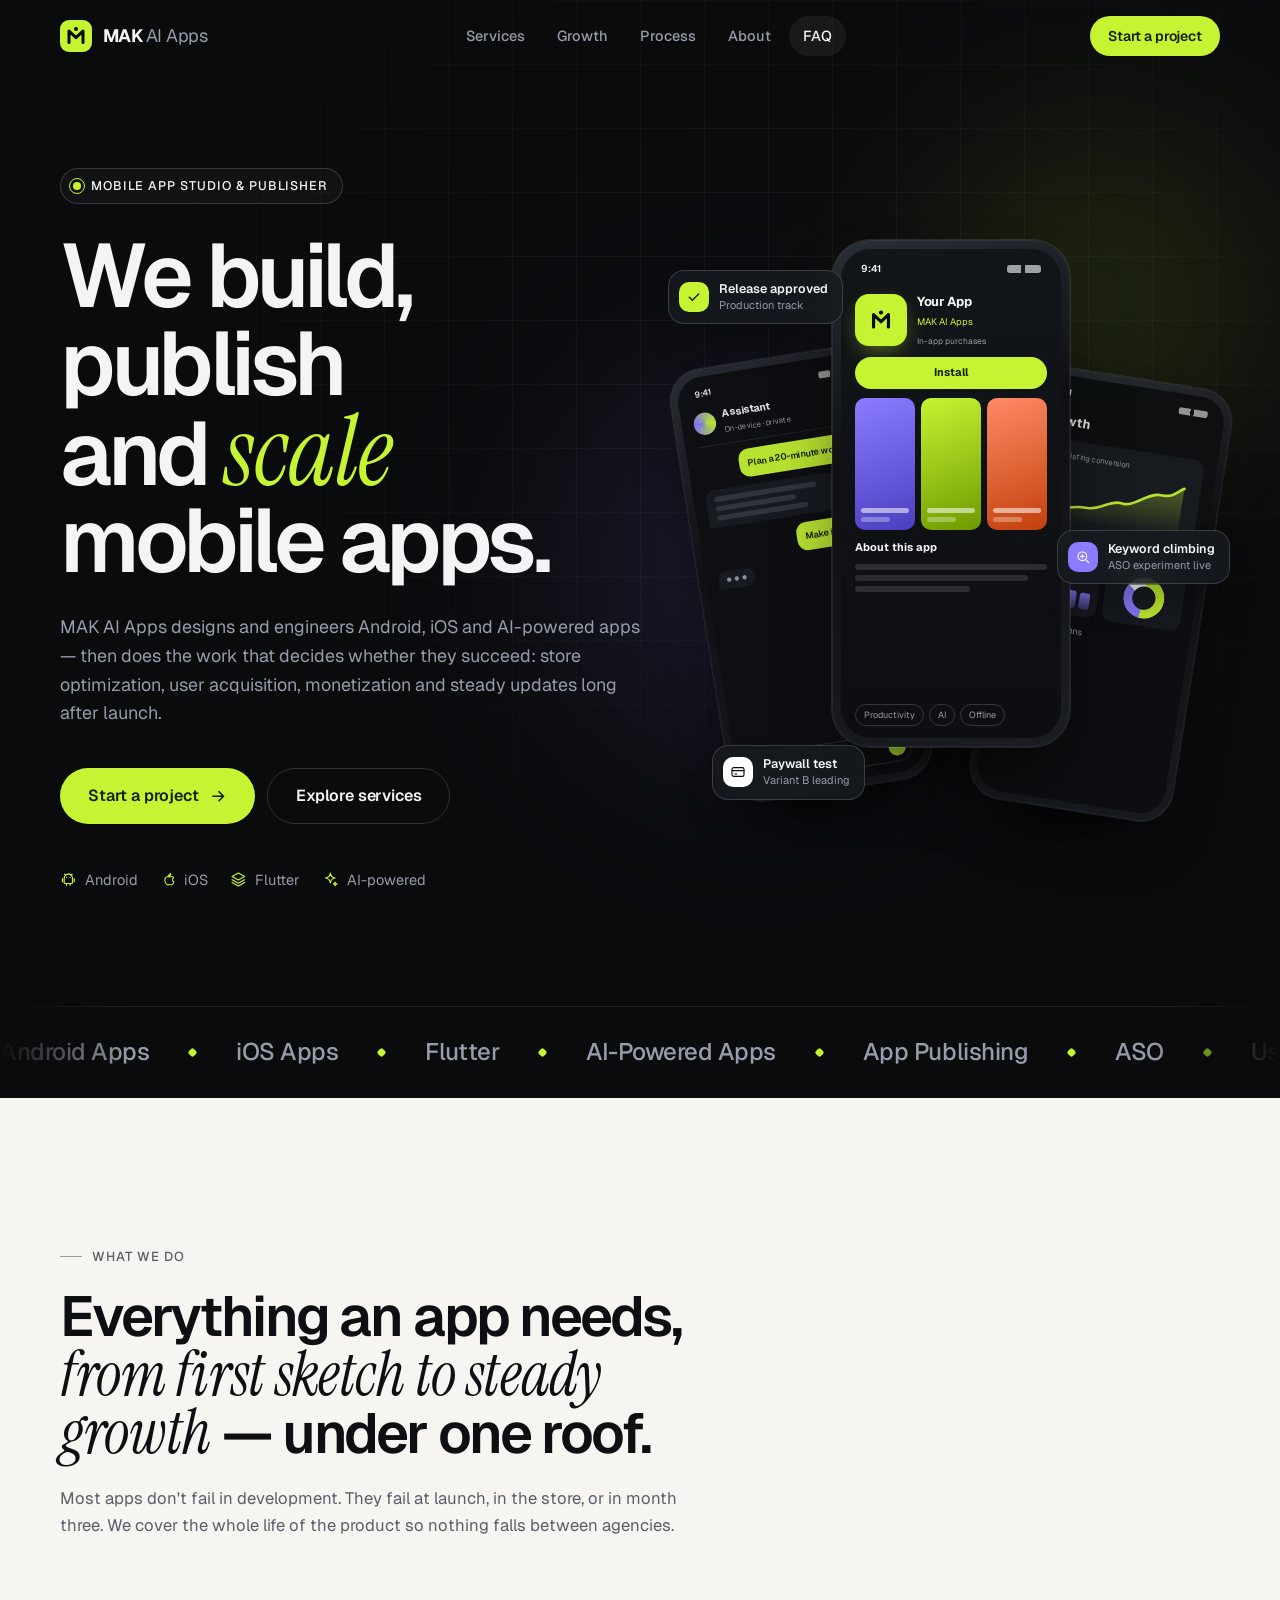
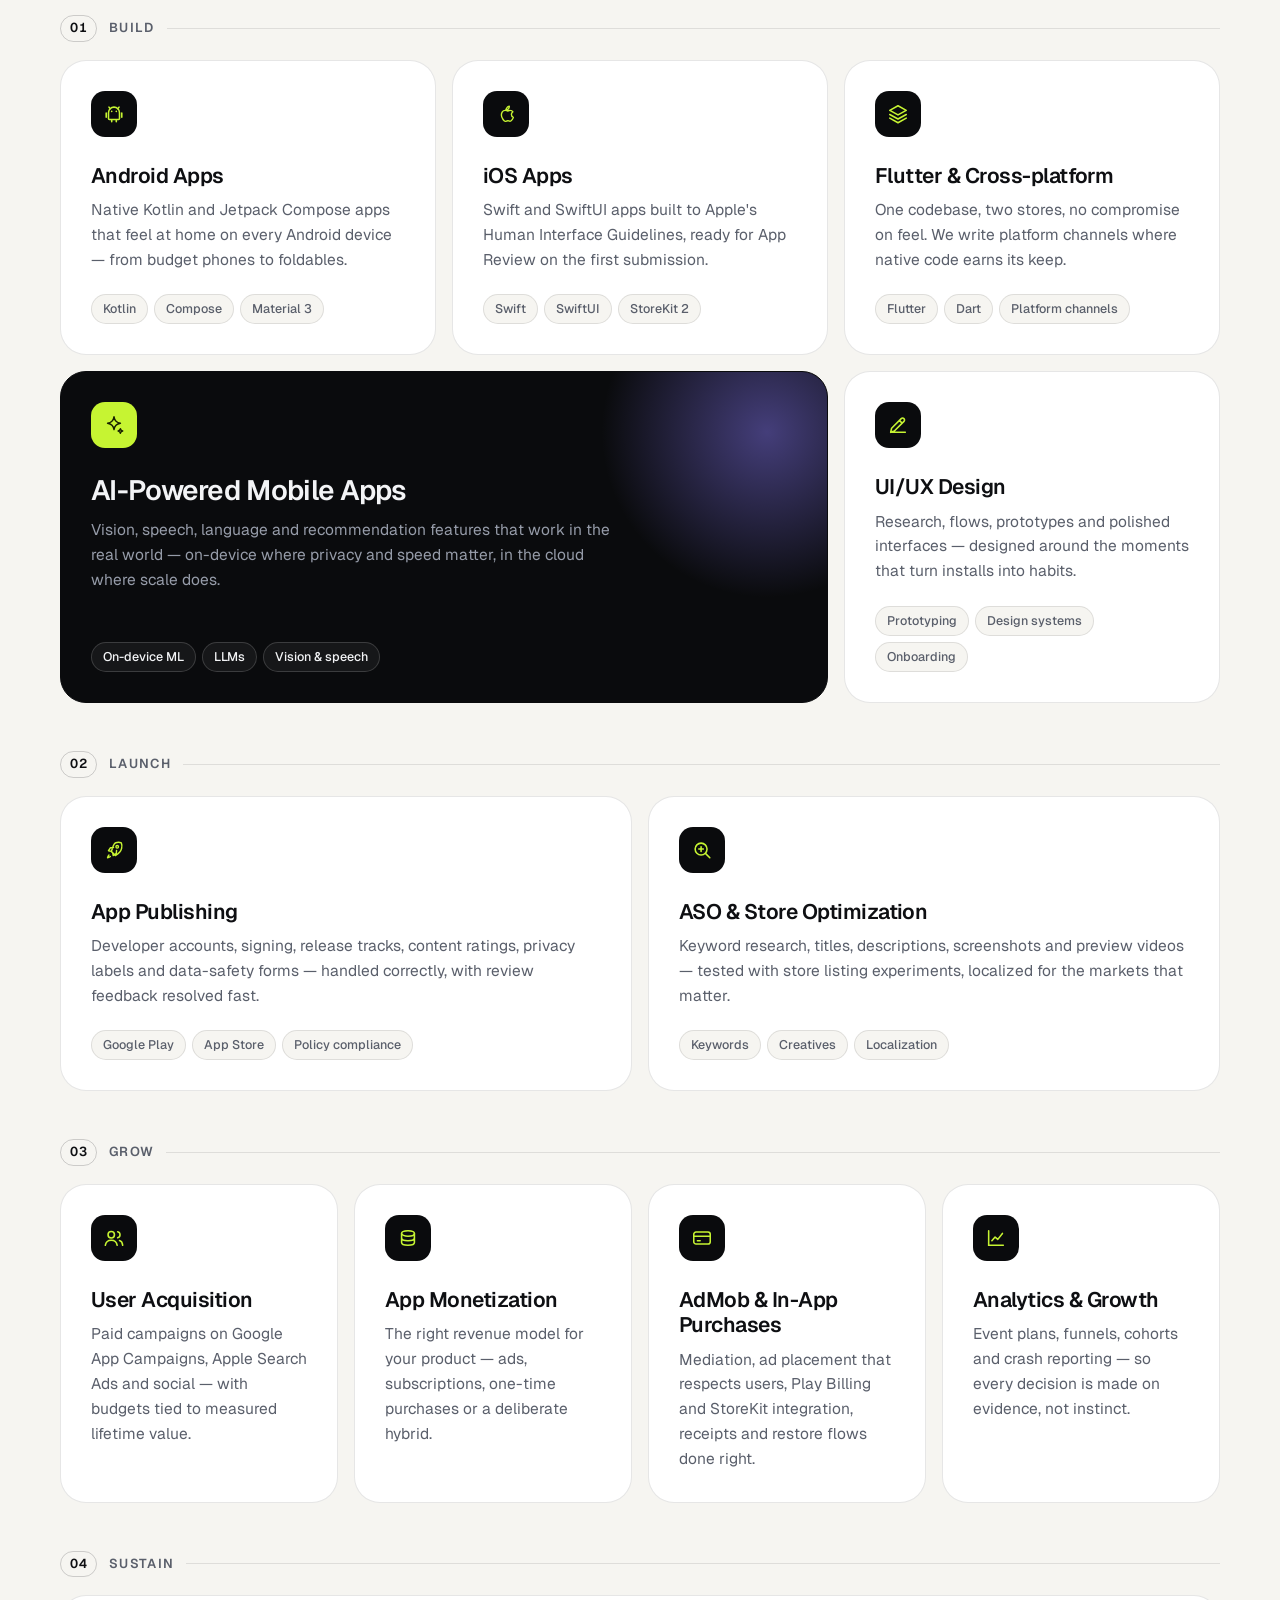
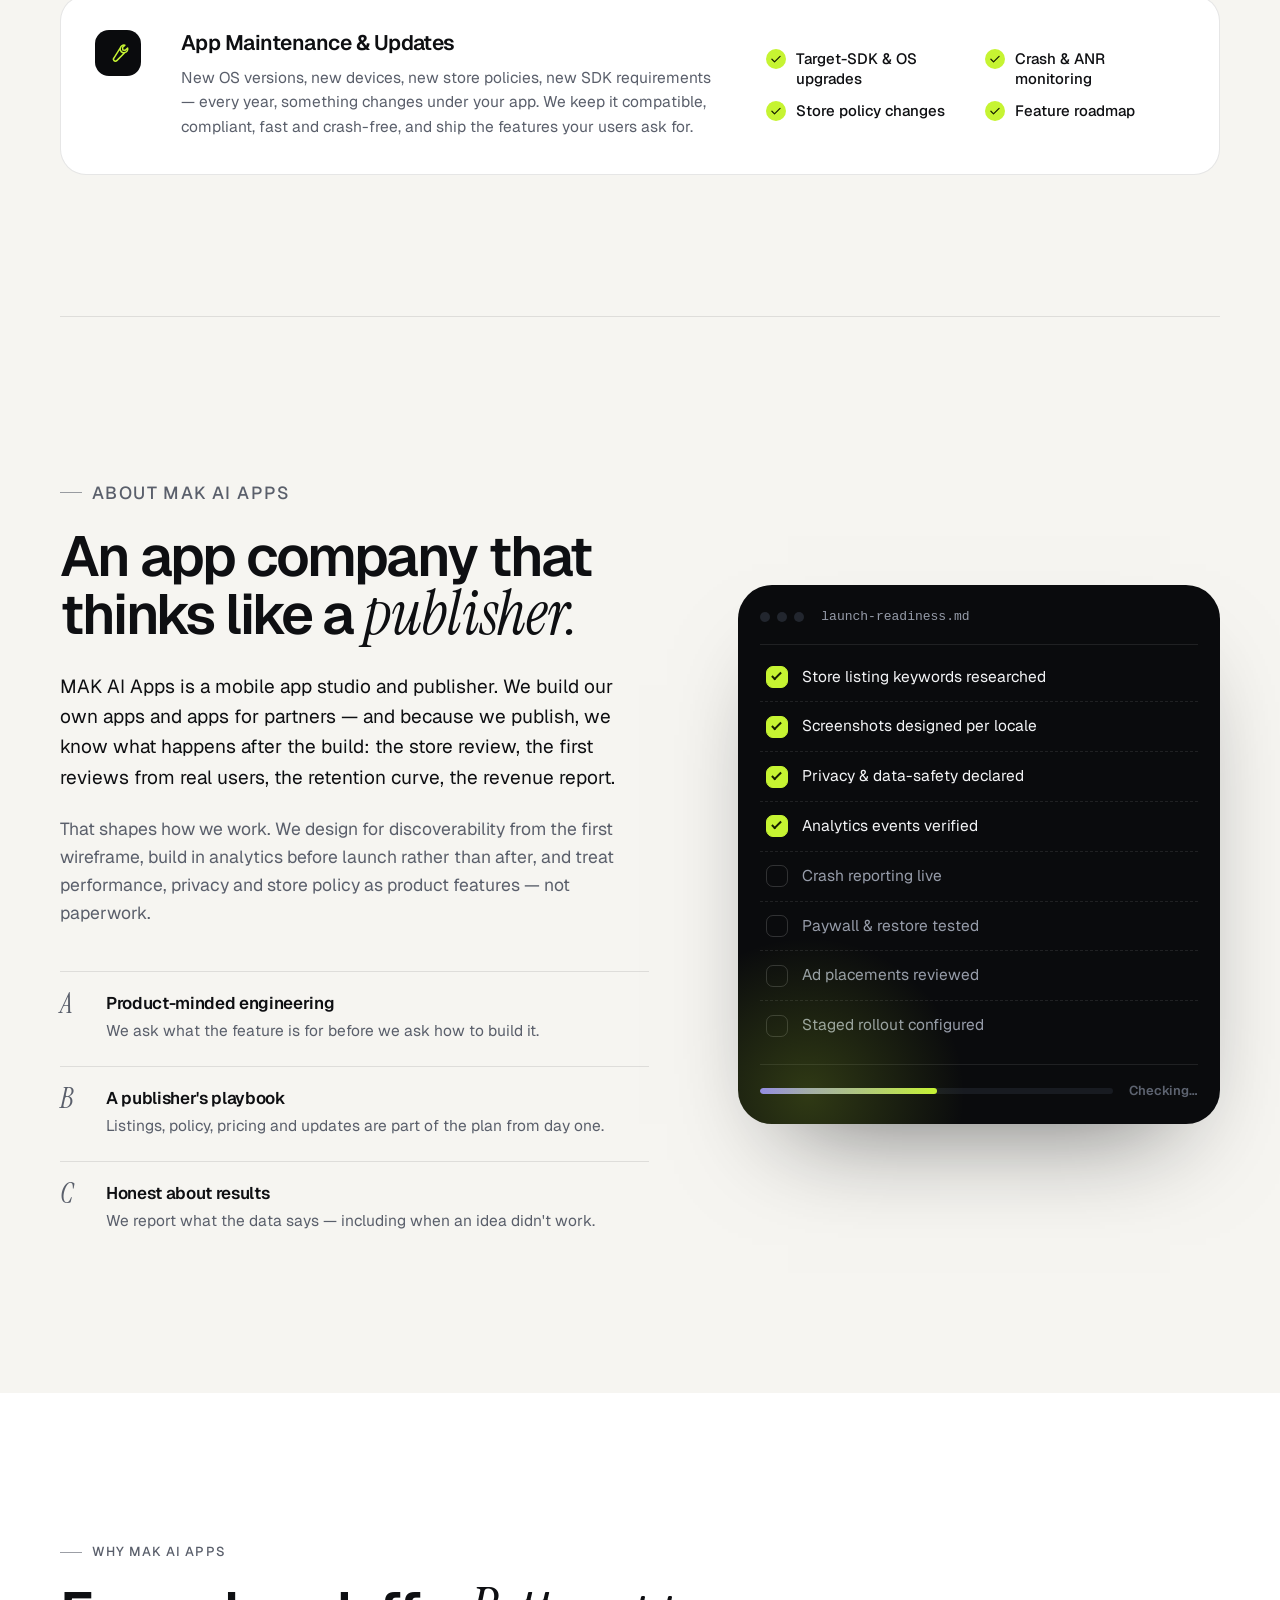
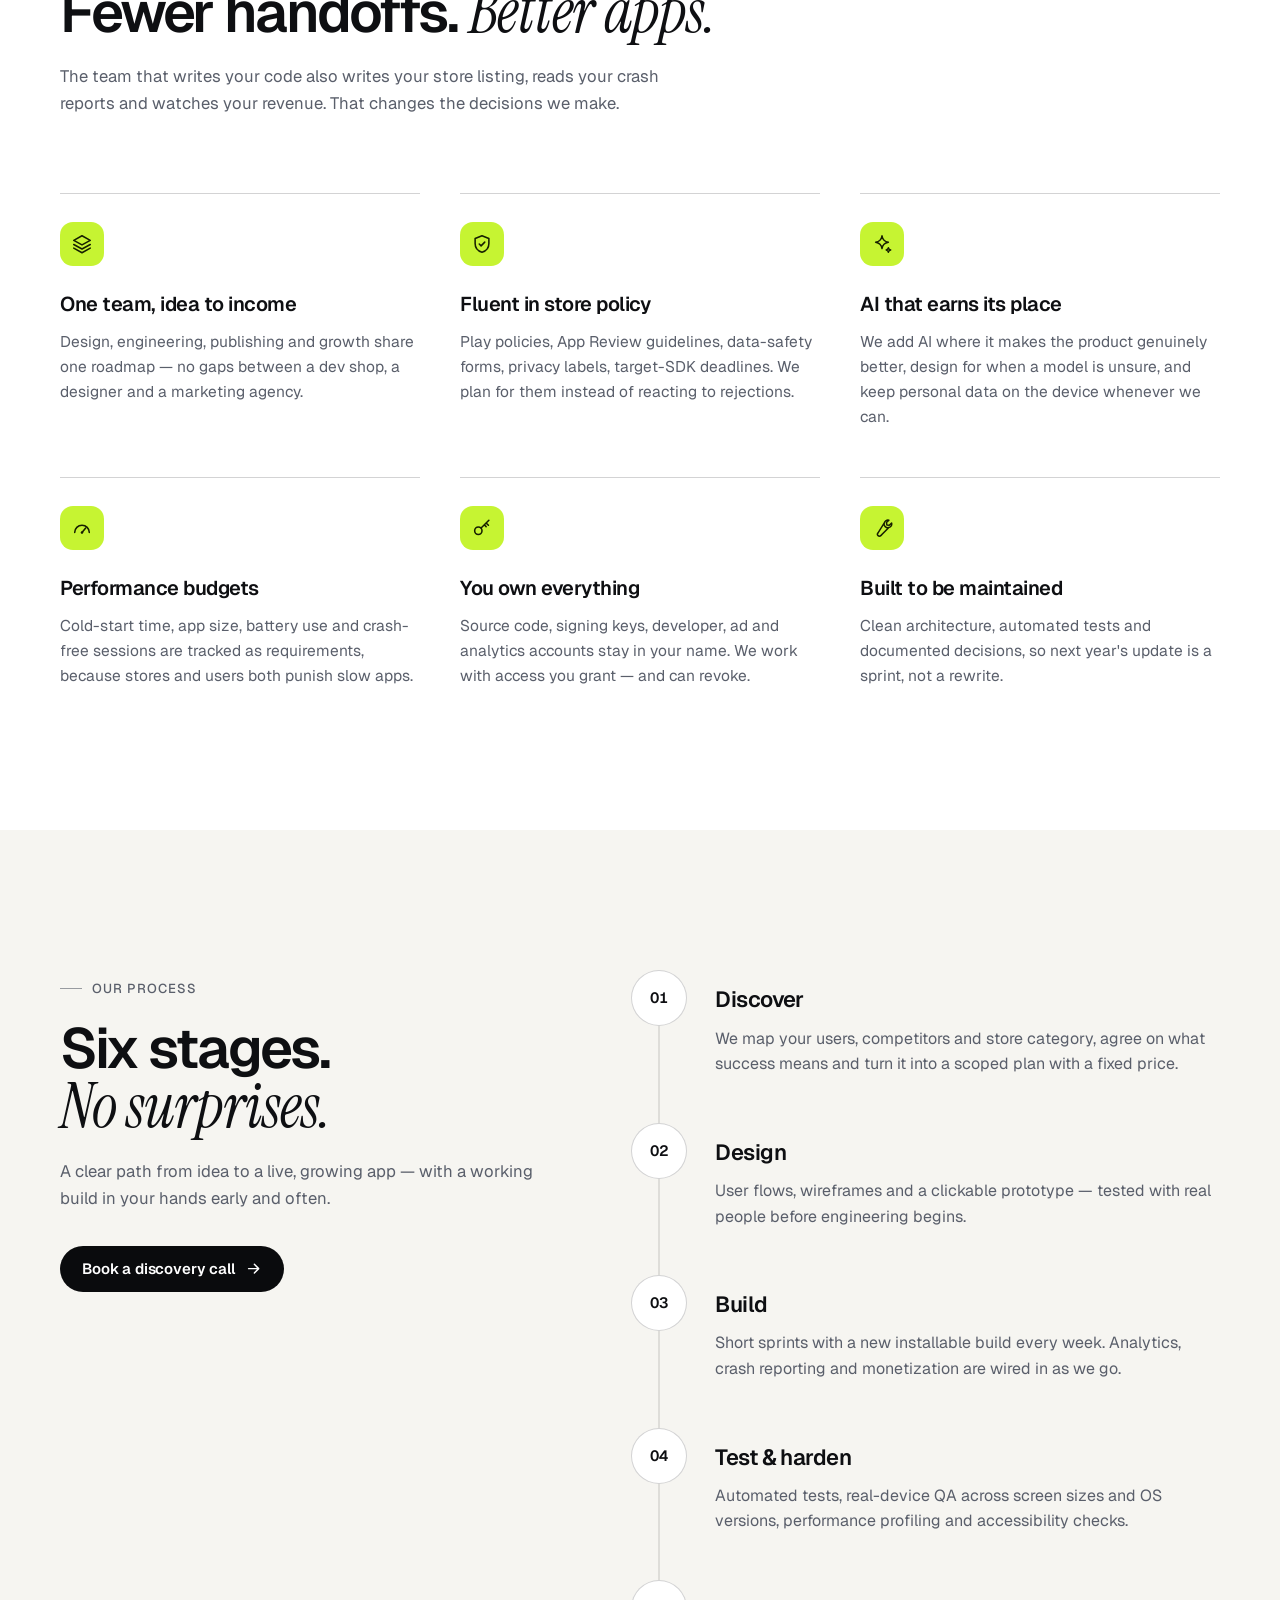
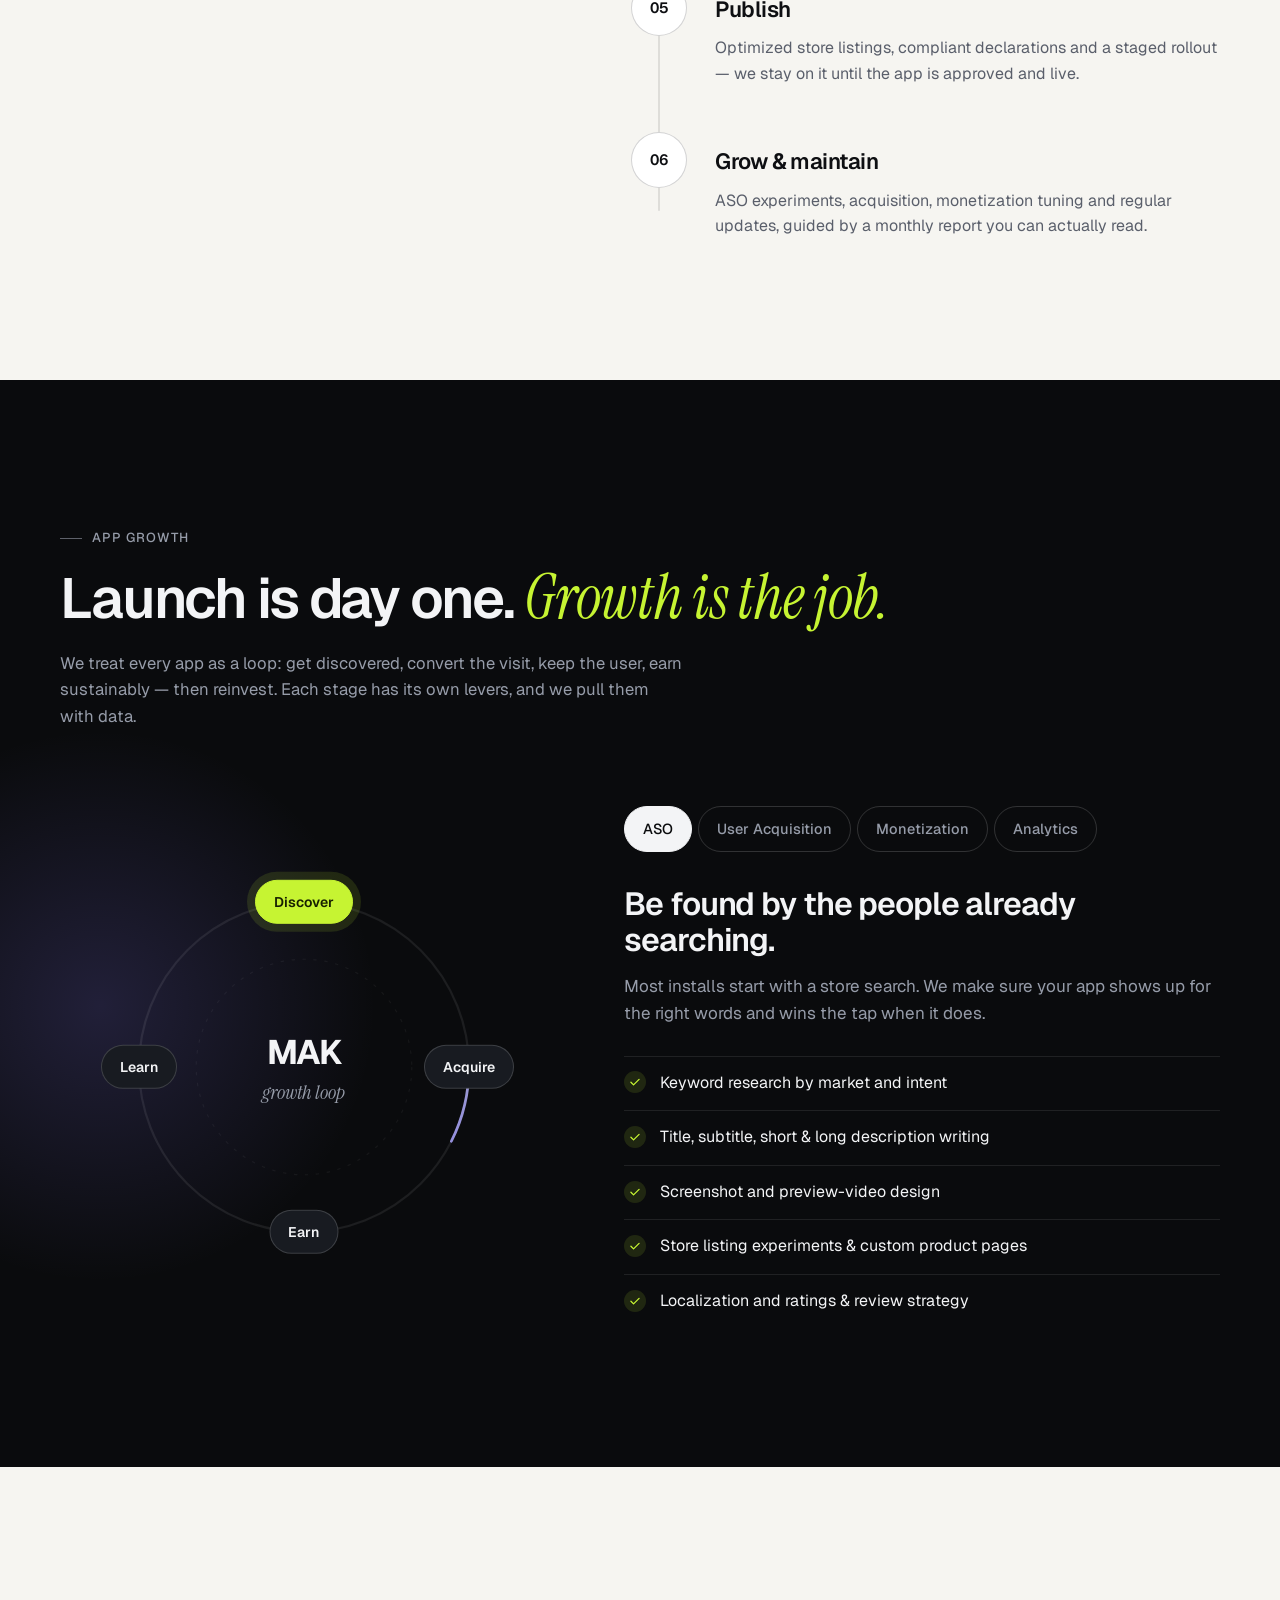
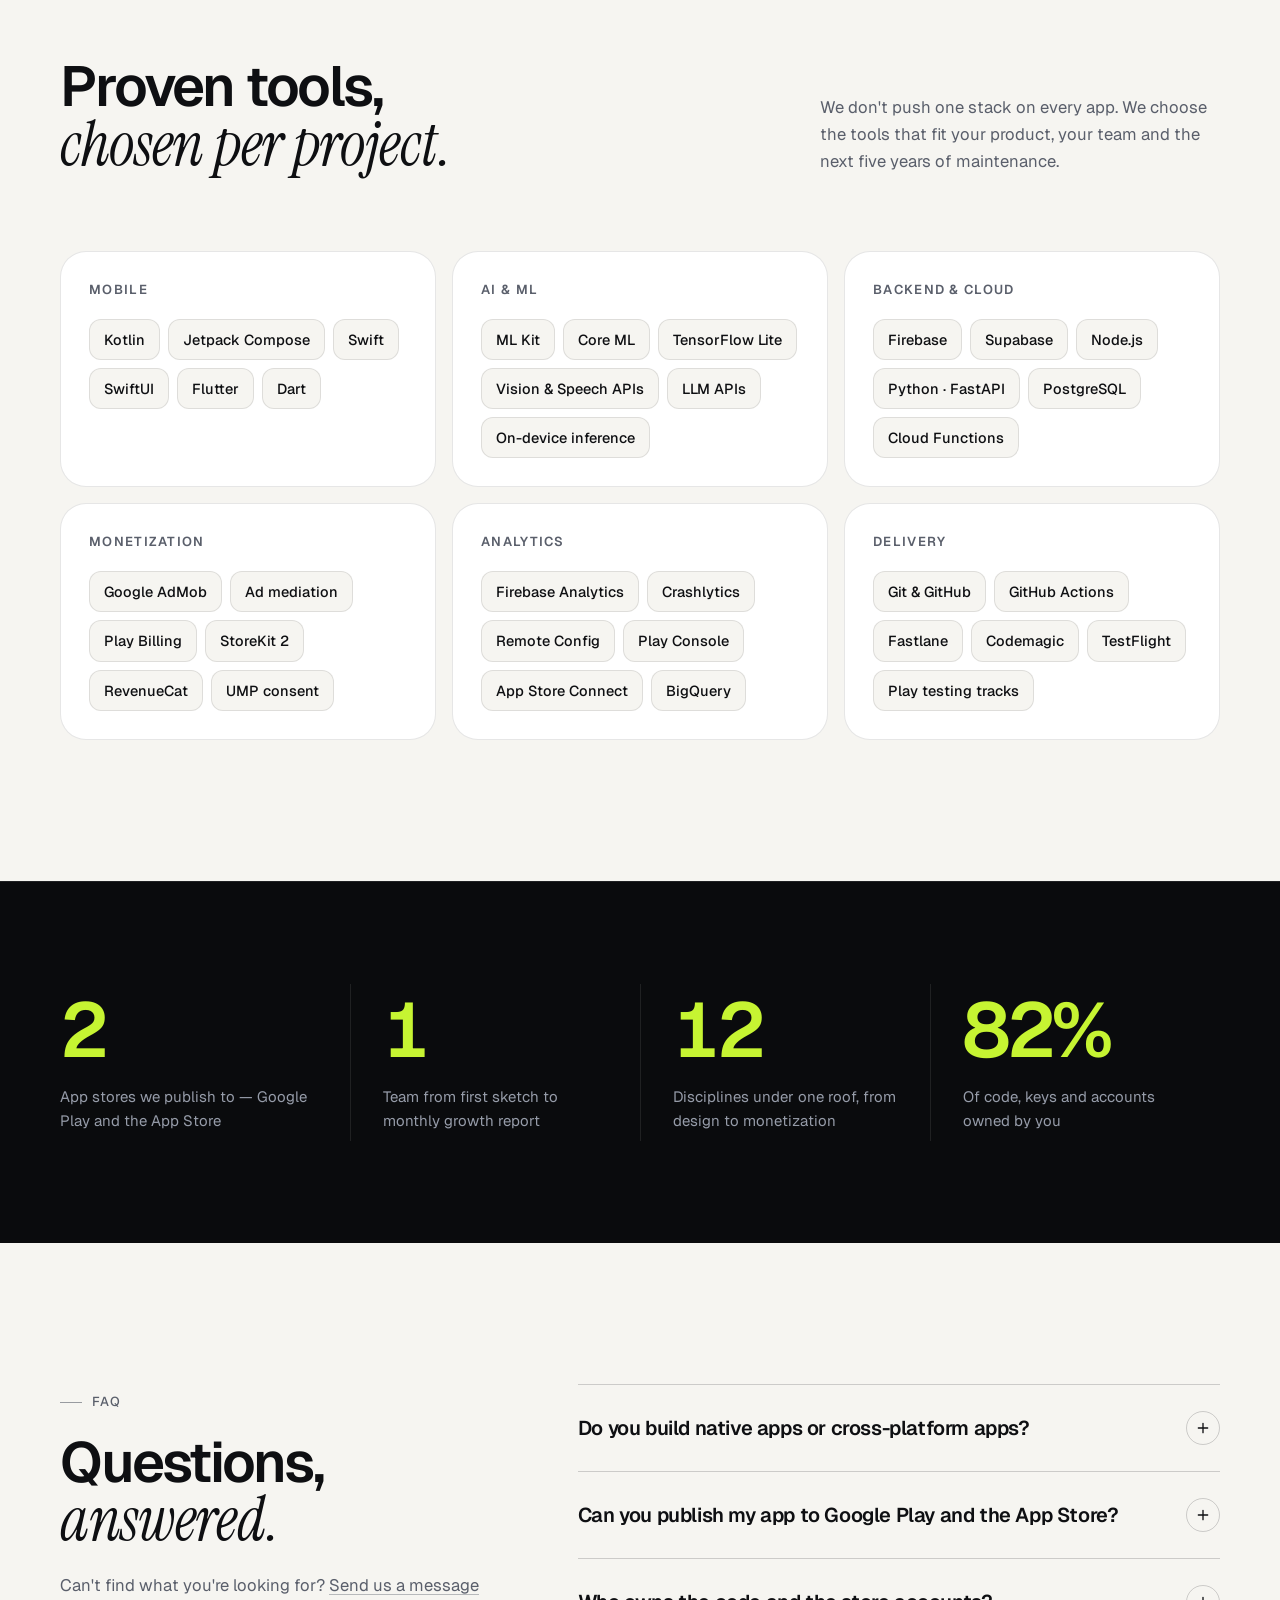
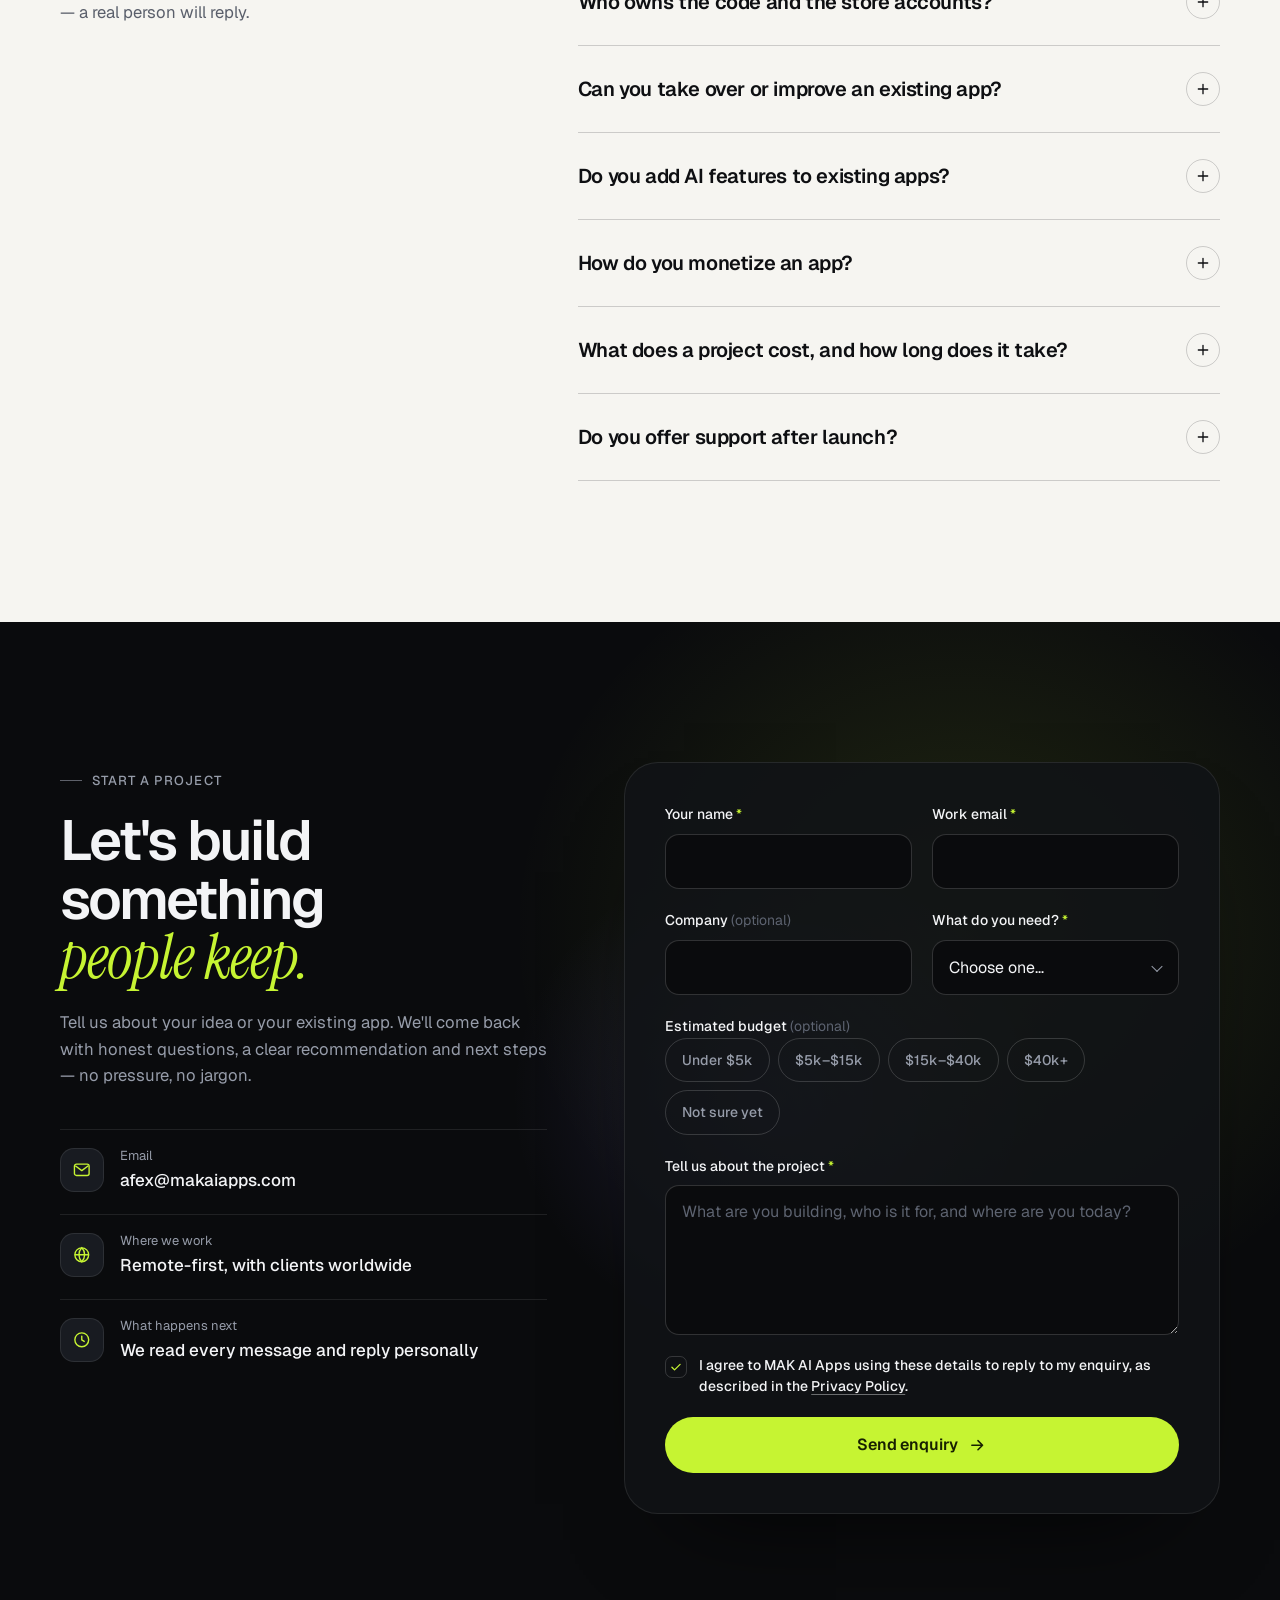
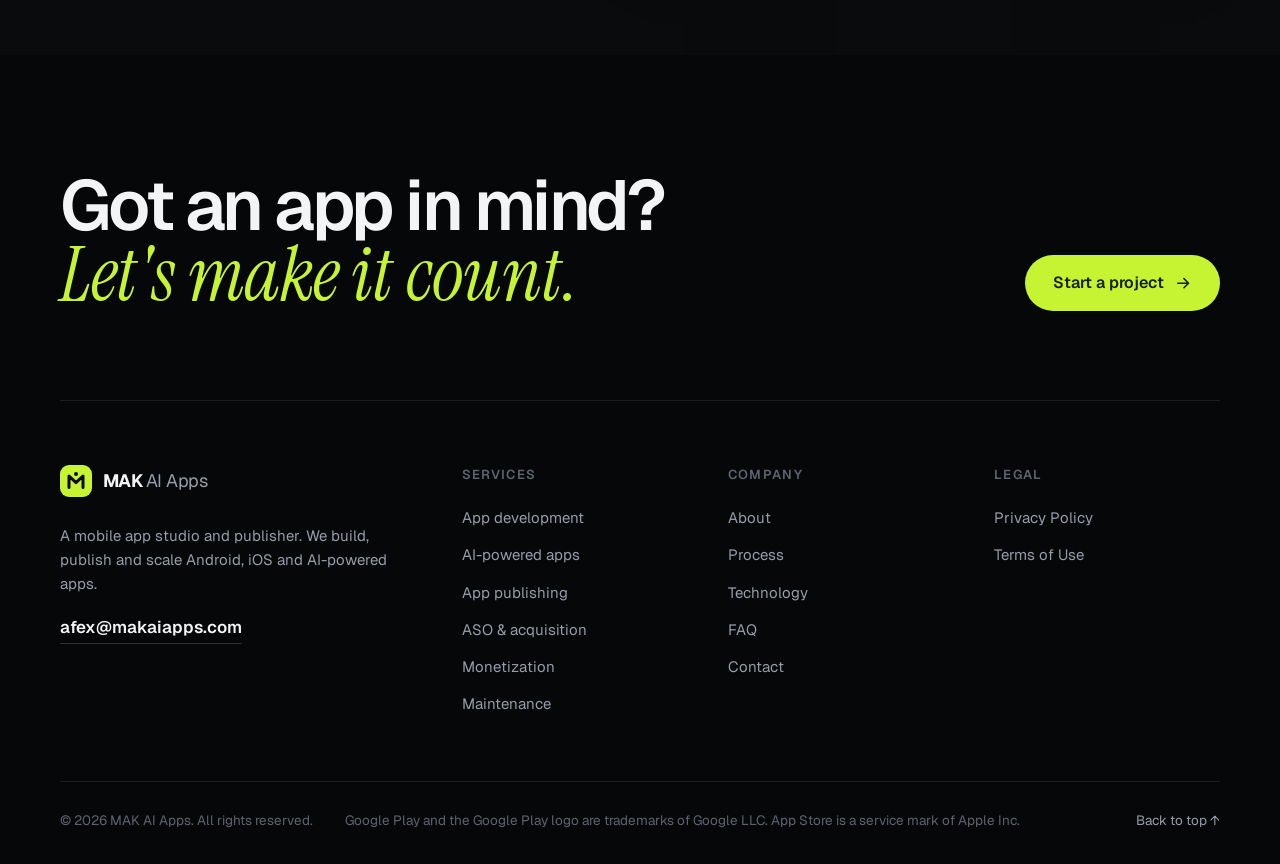
<file: index.html>
<!doctype html>
<html lang="en">
<head>
  <meta charset="utf-8">
  <meta name="viewport" content="width=device-width, initial-scale=1, viewport-fit=cover">
  <title>MAK AI Apps — Mobile App Development, Publishing &amp; Growth</title>
  <meta name="description" content="MAK AI Apps builds, publishes and scales Android, iOS, Flutter and AI-powered mobile apps — with ASO, user acquisition, AdMob and in-app purchase monetization, analytics and long-term maintenance.">
  <link rel="canonical" href="https://makaiapps.com/">
  <meta name="robots" content="index, follow, max-image-preview:large">
  <meta name="theme-color" content="#0A0B0D">
  <meta name="color-scheme" content="dark light">

  <!-- Open Graph / social -->
  <meta property="og:type" content="website">
  <meta property="og:site_name" content="MAK AI Apps">
  <meta property="og:title" content="MAK AI Apps — Build, publish & scale mobile apps">
  <meta property="og:description" content="A mobile app studio and publisher for Android, iOS, Flutter and AI-powered apps — from first sketch to store listing to sustained growth.">
  <meta property="og:url" content="https://makaiapps.com/">
  <meta property="og:image" content="https://makaiapps.com/assets/img/og-image.png">
  <meta property="og:image:width" content="1200">
  <meta property="og:image:height" content="630">
  <meta property="og:image:alt" content="MAK AI Apps — Build, publish and scale mobile apps">
  <meta name="twitter:card" content="summary_large_image">
  <meta name="twitter:title" content="MAK AI Apps — Build, publish & scale mobile apps">
  <meta name="twitter:description" content="Android, iOS, Flutter and AI-powered apps — built, published and grown by one team.">
  <meta name="twitter:image" content="https://makaiapps.com/assets/img/og-image.png">

  <link rel="icon" href="/assets/img/favicon.svg" type="image/svg+xml">
  <link rel="icon" href="/assets/img/favicon-32.png" sizes="32x32" type="image/png">
  <link rel="apple-touch-icon" href="/assets/img/apple-touch-icon.png">
  <link rel="manifest" href="/site.webmanifest">

  <link rel="preconnect" href="https://fonts.googleapis.com">
  <link rel="preconnect" href="https://fonts.gstatic.com" crossorigin>
  <link href="https://fonts.googleapis.com/css2?family=Geist:wght@300..800&family=Instrument+Serif:ital@0;1&display=swap" rel="stylesheet">
  <script>document.documentElement.classList.add('js')</script>
  <link rel="stylesheet" href="/assets/css/styles.css">
  <script src="/assets/js/main.js" defer></script>

  <script type="application/ld+json">
  {
    "@context": "https://schema.org",
    "@graph": [
      {
        "@type": "Organization",
        "@id": "https://makaiapps.com/#org",
        "name": "MAK AI Apps",
        "url": "https://makaiapps.com/",
        "logo": "https://makaiapps.com/assets/img/icon-512.png",
        "email": "afex@makaiapps.com",
        "description": "Mobile app studio and publisher building Android, iOS, Flutter and AI-powered apps, with ASO, user acquisition, monetization and maintenance.",
        "knowsAbout": ["Android app development","iOS app development","Flutter","AI-powered mobile apps","App Store Optimization","User acquisition","AdMob","In-app purchases","Mobile analytics","UI/UX design"]
      },
      {
        "@type": "WebSite",
        "@id": "https://makaiapps.com/#website",
        "url": "https://makaiapps.com/",
        "name": "MAK AI Apps",
        "publisher": { "@id": "https://makaiapps.com/#org" },
        "inLanguage": "en"
      },
      {
        "@type": "FAQPage",
        "mainEntity": [
          { "@type": "Question", "name": "Do you build native apps or cross-platform apps?", "acceptedAnswer": { "@type": "Answer", "text": "Both. We recommend Flutter when one codebase can deliver a first-class experience on Android and iOS, and native Kotlin or Swift when an app leans heavily on platform features, background work or hardware." } },
          { "@type": "Question", "name": "Can you publish my app to Google Play and the App Store?", "acceptedAnswer": { "@type": "Answer", "text": "Yes. We prepare store listings, screenshots, privacy and data-safety declarations, content ratings, signing and release tracks, and we handle review feedback until the app is live. The developer accounts stay in your name." } },
          { "@type": "Question", "name": "Who owns the code and the store accounts?", "acceptedAnswer": { "@type": "Answer", "text": "You do. Source code, signing keys, developer accounts, analytics and ad accounts are yours. We work inside them with access you grant and can revoke." } },
          { "@type": "Question", "name": "Do you add AI features to existing apps?", "acceptedAnswer": { "@type": "Answer", "text": "Yes. We add on-device machine learning for speed and privacy, or cloud models where a task needs them, and we design graceful behaviour for when a model is unsure or offline." } },
          { "@type": "Question", "name": "How do you monetize an app?", "acceptedAnswer": { "@type": "Answer", "text": "We pick the model that suits the product: AdMob ads with careful placement and mediation, in-app purchases, subscriptions with honest paywalls, or a hybrid. Every change is measured before it is rolled out widely." } },
          { "@type": "Question", "name": "What does a project cost?", "acceptedAnswer": { "@type": "Answer", "text": "It depends on scope, platforms and how much growth work is included. After a short discovery call we send a fixed-scope proposal with a clear price and timeline." } }
        ]
      }
    ]
  }
  </script>
</head>
<body>
  <a class="skip-link" href="#main">Skip to content</a>

  <!-- ============ Header ============ -->
  <header class="site-header" data-header>
    <div class="container header-inner">
      <a class="brand" href="/" aria-label="MAK AI Apps — home">
        <svg class="brand-mark" viewBox="0 0 32 32" aria-hidden="true"><rect width="32" height="32" rx="9" fill="currentColor"/><path d="M9 22.5V11l7 6.6 7-6.6v11.5" fill="none" stroke="var(--mark-ink)" stroke-width="3" stroke-linecap="round" stroke-linejoin="round"/><circle cx="16" cy="9" r="2" fill="var(--mark-ink)"/></svg>
        <span class="brand-name">MAK <span>AI Apps</span></span>
      </a>

      <nav class="primary-nav" aria-label="Primary">
        <ul>
          <li><a href="#services">Services</a></li>
          <li><a href="#growth">Growth</a></li>
          <li><a href="#process">Process</a></li>
          <li><a href="#about">About</a></li>
          <li><a href="#faq">FAQ</a></li>
        </ul>
      </nav>

      <div class="header-actions">
        <a class="btn btn-primary btn-sm" href="#contact">Start a project</a>
        <button class="menu-toggle" type="button" aria-expanded="false" aria-controls="mobile-menu" aria-label="Open menu" data-menu-toggle>
          <span></span><span></span>
        </button>
      </div>
    </div>

    <div class="mobile-menu" id="mobile-menu" hidden data-mobile-menu>
      <nav aria-label="Mobile">
        <ul>
          <li><a href="#services">Services</a></li>
          <li><a href="#growth">Growth</a></li>
          <li><a href="#process">Process</a></li>
          <li><a href="#about">About</a></li>
          <li><a href="#faq">FAQ</a></li>
          <li><a href="#contact">Contact</a></li>
        </ul>
        <a class="btn btn-primary btn-lg" href="#contact">Start a project <svg class="i" aria-hidden="true"><use href="#i-arrow"/></svg></a>
        <p class="mobile-menu-mail"><a href="mailto:afex@makaiapps.com">afex@makaiapps.com</a></p>
      </nav>
    </div>
  </header>

  <!-- Inline icon sprite -->
  <svg width="0" height="0" style="position:absolute" aria-hidden="true">
    <defs>
      <symbol id="i-arrow" viewBox="0 0 24 24"><path d="M5 12h14M13 6l6 6-6 6" fill="none" stroke="currentColor" stroke-width="2" stroke-linecap="round" stroke-linejoin="round"/></symbol>
      <symbol id="i-check" viewBox="0 0 24 24"><path d="M5 12.5l4.5 4.5L19 7.5" fill="none" stroke="currentColor" stroke-width="2.2" stroke-linecap="round" stroke-linejoin="round"/></symbol>
      <symbol id="i-plus" viewBox="0 0 24 24"><path d="M12 5v14M5 12h14" fill="none" stroke="currentColor" stroke-width="2" stroke-linecap="round"/></symbol>
      <symbol id="i-android" viewBox="0 0 24 24"><path d="M6 10.5a6 6 0 0112 0V17a1 1 0 01-1 1H7a1 1 0 01-1-1zM8 6.5 6.5 4.5M16 6.5l1.5-2M3.5 11v4.5M20.5 11v4.5M9.5 18v2.5M14.5 18v2.5" fill="none" stroke="currentColor" stroke-width="1.7" stroke-linecap="round" stroke-linejoin="round"/><circle cx="9.5" cy="9.2" r=".9" fill="currentColor"/><circle cx="14.5" cy="9.2" r=".9" fill="currentColor"/></symbol>
      <symbol id="i-apple" viewBox="0 0 24 24"><path d="M15.6 3.5c-.9.1-2 .7-2.6 1.5-.6.7-1 1.7-.9 2.6 1 .1 2-.5 2.6-1.3.6-.7 1-1.7.9-2.8zM17.9 12.6c0-2 1.6-3 1.7-3-1-1.4-2.4-1.6-2.9-1.6-1.2-.1-2.4.7-3 .7-.6 0-1.6-.7-2.6-.7-1.3 0-2.6.8-3.3 2-1.4 2.4-.4 6 1 8 .7 1 1.4 2 2.5 2 1 0 1.4-.7 2.6-.7s1.5.7 2.6.6c1.1 0 1.8-1 2.4-2 .8-1.1 1.1-2.2 1.1-2.3 0 0-2.1-.8-2.1-3.1z" fill="none" stroke="currentColor" stroke-width="1.5" stroke-linejoin="round"/></symbol>
      <symbol id="i-layers" viewBox="0 0 24 24"><path d="M12 3 3 8l9 5 9-5zM3 12.5l9 5 9-5M3 16.5l9 5 9-5" fill="none" stroke="currentColor" stroke-width="1.7" stroke-linejoin="round" stroke-linecap="round"/></symbol>
      <symbol id="i-spark" viewBox="0 0 24 24"><path d="M12 3c.6 4.2 2.8 6.4 7 7-4.2.6-6.4 2.8-7 7-.6-4.2-2.8-6.4-7-7 4.2-.6 6.4-2.8 7-7zM19 16c.3 1.6 1 2.3 2.5 2.5-1.6.3-2.3 1-2.5 2.5-.3-1.6-1-2.3-2.5-2.5 1.6-.3 2.3-1 2.5-2.5z" fill="none" stroke="currentColor" stroke-width="1.6" stroke-linejoin="round"/></symbol>
      <symbol id="i-rocket" viewBox="0 0 24 24"><path d="M14 4c3.5-.8 6 .3 6 .3s1.1 2.5.3 6c-.7 3-3.6 6-6.8 7.7L9 13.5C10.7 10.3 11 4.7 14 4zM9 13.5 6 12.8l2.2-3.3 3.3-.3M10.5 15l.7 3 3.3-2.2.3-3.3M6.5 17.5c-.9.9-1.5 3-1.5 3s2.1-.6 3-1.5" fill="none" stroke="currentColor" stroke-width="1.6" stroke-linejoin="round" stroke-linecap="round"/><circle cx="15.5" cy="8.5" r="1.4" fill="none" stroke="currentColor" stroke-width="1.5"/></symbol>
      <symbol id="i-search" viewBox="0 0 24 24"><circle cx="11" cy="11" r="6.5" fill="none" stroke="currentColor" stroke-width="1.7"/><path d="m16 16 4.5 4.5M8.5 11h5M11 8.5v5" fill="none" stroke="currentColor" stroke-width="1.7" stroke-linecap="round"/></symbol>
      <symbol id="i-users" viewBox="0 0 24 24"><circle cx="9" cy="8.5" r="3.5" fill="none" stroke="currentColor" stroke-width="1.7"/><path d="M2.5 20c.6-3.4 3.2-5.5 6.5-5.5s5.9 2.1 6.5 5.5M16 5.2a3.4 3.4 0 010 6.6M18 14.8c2 .6 3.2 2.4 3.5 5.2" fill="none" stroke="currentColor" stroke-width="1.7" stroke-linecap="round"/></symbol>
      <symbol id="i-coin" viewBox="0 0 24 24"><ellipse cx="12" cy="7" rx="7" ry="3" fill="none" stroke="currentColor" stroke-width="1.7"/><path d="M5 7v5c0 1.7 3.1 3 7 3s7-1.3 7-3V7M5 12v5c0 1.7 3.1 3 7 3s7-1.3 7-3v-5" fill="none" stroke="currentColor" stroke-width="1.7"/></symbol>
      <symbol id="i-card" viewBox="0 0 24 24"><rect x="3" y="5.5" width="18" height="13" rx="2.5" fill="none" stroke="currentColor" stroke-width="1.7"/><path d="M3 10h18M7 15h3" fill="none" stroke="currentColor" stroke-width="1.7" stroke-linecap="round"/></symbol>
      <symbol id="i-wrench" viewBox="0 0 24 24"><path d="M14.5 6.5a4 4 0 005 5l-8.8 8.8a2.1 2.1 0 01-3-3zM14.5 6.5a4 4 0 015-3l-2.6 2.6.4 2.6 2.6.4 2.6-2.6a4 4 0 01-3 5" fill="none" stroke="currentColor" stroke-width="1.6" stroke-linejoin="round"/></symbol>
      <symbol id="i-pen" viewBox="0 0 24 24"><path d="M4 20l1-4.5L15.5 5a2.1 2.1 0 013 3L8 18.5zM13.5 7l3 3M4 20h16" fill="none" stroke="currentColor" stroke-width="1.7" stroke-linejoin="round" stroke-linecap="round"/></symbol>
      <symbol id="i-chart" viewBox="0 0 24 24"><path d="M4 4v16h16" fill="none" stroke="currentColor" stroke-width="1.7" stroke-linecap="round"/><path d="m7.5 15 3.5-4 3 2.5 5-6.5" fill="none" stroke="currentColor" stroke-width="1.7" stroke-linecap="round" stroke-linejoin="round"/></symbol>
      <symbol id="i-shield" viewBox="0 0 24 24"><path d="M12 3 4.5 6v5.5c0 4.6 3.1 8.2 7.5 9.5 4.4-1.3 7.5-4.9 7.5-9.5V6z" fill="none" stroke="currentColor" stroke-width="1.7" stroke-linejoin="round"/><path d="m9 12 2 2 4-4" fill="none" stroke="currentColor" stroke-width="1.7" stroke-linecap="round" stroke-linejoin="round"/></symbol>
      <symbol id="i-gauge" viewBox="0 0 24 24"><path d="M4 17a8 8 0 1116 0" fill="none" stroke="currentColor" stroke-width="1.7" stroke-linecap="round"/><path d="m12 17 4-5" fill="none" stroke="currentColor" stroke-width="1.7" stroke-linecap="round"/><circle cx="12" cy="17" r="1.4" fill="currentColor"/></symbol>
      <symbol id="i-key" viewBox="0 0 24 24"><circle cx="8" cy="15" r="4" fill="none" stroke="currentColor" stroke-width="1.7"/><path d="m11 12 8.5-8.5M16.5 6.5l2.5 2.5M14.5 8.5l2 2" fill="none" stroke="currentColor" stroke-width="1.7" stroke-linecap="round"/></symbol>
      <symbol id="i-mail" viewBox="0 0 24 24"><rect x="3" y="5" width="18" height="14" rx="2.5" fill="none" stroke="currentColor" stroke-width="1.7"/><path d="m4 7 8 6 8-6" fill="none" stroke="currentColor" stroke-width="1.7" stroke-linejoin="round"/></symbol>
      <symbol id="i-globe" viewBox="0 0 24 24"><circle cx="12" cy="12" r="8.5" fill="none" stroke="currentColor" stroke-width="1.7"/><path d="M3.5 12h17M12 3.5c2.4 2.4 3.5 5.2 3.5 8.5s-1.1 6.1-3.5 8.5c-2.4-2.4-3.5-5.2-3.5-8.5S9.6 5.9 12 3.5z" fill="none" stroke="currentColor" stroke-width="1.7"/></symbol>
      <symbol id="i-clock" viewBox="0 0 24 24"><circle cx="12" cy="12" r="8.5" fill="none" stroke="currentColor" stroke-width="1.7"/><path d="M12 7.5V12l3 2" fill="none" stroke="currentColor" stroke-width="1.7" stroke-linecap="round"/></symbol>
    </defs>
  </svg>

  <main id="main">

    <!-- ============ Hero ============ -->
    <section class="hero section-dark" aria-labelledby="hero-title">
      <div class="hero-bg" aria-hidden="true">
        <div class="hero-grid"></div>
        <div class="hero-glow hero-glow-a"></div>
        <div class="hero-glow hero-glow-b"></div>
      </div>

      <div class="container hero-inner">
        <div class="hero-copy">
          <p class="eyebrow reveal"><span class="pulse-dot" aria-hidden="true"></span> Mobile app studio &amp; publisher</p>
          <h1 id="hero-title" class="hero-title reveal" style="--d:80ms">
            We build, publish <br class="br-md">and <em class="serif accent">scale</em> mobile apps.
          </h1>
          <p class="hero-lede reveal" style="--d:160ms">
            MAK AI Apps designs and engineers Android, iOS and AI-powered apps — then does the work that decides whether they succeed: store optimization, user acquisition, monetization and steady updates long after launch.
          </p>
          <div class="hero-ctas reveal" style="--d:240ms">
            <a class="btn btn-primary btn-lg" href="#contact" data-magnetic>Start a project <svg class="i" aria-hidden="true"><use href="#i-arrow"/></svg></a>
            <a class="btn btn-ghost btn-lg" href="#services">Explore services</a>
          </div>
          <ul class="hero-points reveal" style="--d:320ms" aria-label="Highlights">
            <li><svg class="i" aria-hidden="true"><use href="#i-android"/></svg> Android</li>
            <li><svg class="i" aria-hidden="true"><use href="#i-apple"/></svg> iOS</li>
            <li><svg class="i" aria-hidden="true"><use href="#i-layers"/></svg> Flutter</li>
            <li><svg class="i" aria-hidden="true"><use href="#i-spark"/></svg> AI-powered</li>
          </ul>
        </div>

        <!-- Illustrative device composition (pure HTML/CSS — no images) -->
        <div class="hero-visual reveal" style="--d:200ms" aria-hidden="true" data-parallax>
          <div class="phone phone-back phone-left" data-depth="0.5">
            <div class="phone-screen screen-ai">
              <div class="scr-top"><span class="scr-time">9:41</span><span class="scr-icons"></span></div>
              <div class="ai-head"><span class="ai-orb"></span><div><b>Assistant</b><small>On-device · private</small></div></div>
              <div class="ai-msg ai-msg-user">Plan a 20-minute workout</div>
              <div class="ai-msg ai-msg-bot"><span class="sk w90"></span><span class="sk w70"></span><span class="sk w80"></span></div>
              <div class="ai-msg ai-msg-user ai-short">Make it quieter</div>
              <div class="ai-msg ai-msg-bot typing"><i></i><i></i><i></i></div>
              <div class="ai-input"><span>Ask anything…</span><b></b></div>
            </div>
          </div>

          <div class="phone phone-front" data-depth="1">
            <div class="phone-screen screen-store">
              <div class="scr-top"><span class="scr-time">9:41</span><span class="scr-icons"></span></div>
              <div class="store-head">
                <div class="store-icon"><svg viewBox="0 0 32 32"><path d="M9 22.5V11l7 6.6 7-6.6v11.5" fill="none" stroke="#0A0B0D" stroke-width="3" stroke-linecap="round" stroke-linejoin="round"/><circle cx="16" cy="9" r="2" fill="#0A0B0D"/></svg></div>
                <div class="store-meta"><b>Your App</b><small>MAK AI Apps</small><span class="store-tags"><i>In-app purchases</i></span></div>
              </div>
              <div class="store-install">Install</div>
              <div class="store-shots">
                <div class="shot shot-a"><span></span><span></span></div>
                <div class="shot shot-b"><span></span><span></span></div>
                <div class="shot shot-c"><span></span><span></span></div>
              </div>
              <div class="store-section">
                <b>About this app</b>
                <span class="sk w100"></span><span class="sk w90"></span><span class="sk w60"></span>
              </div>
              <div class="store-chips"><i>Productivity</i><i>AI</i><i>Offline</i></div>
            </div>
          </div>

          <div class="phone phone-back phone-right" data-depth="0.7">
            <div class="phone-screen screen-stats">
              <div class="scr-top"><span class="scr-time">9:41</span><span class="scr-icons"></span></div>
              <b class="stats-title">Growth</b>
              <div class="stats-card">
                <small>Store listing conversion</small>
                <svg viewBox="0 0 120 50" class="spark-line"><path d="M0 42 C15 40 22 34 34 35 S55 24 66 26 88 12 100 13 115 6 120 4" fill="none" stroke="#C6F432" stroke-width="2.4" stroke-linecap="round"/><path d="M0 42 C15 40 22 34 34 35 S55 24 66 26 88 12 100 13 115 6 120 4 V50 H0Z" fill="url(#g1)" opacity=".35"/><defs><linearGradient id="g1" x1="0" x2="0" y1="0" y2="1"><stop offset="0" stop-color="#C6F432"/><stop offset="1" stop-color="#C6F432" stop-opacity="0"/></linearGradient></defs></svg>
              </div>
              <div class="stats-row"><div class="stats-mini"><small>Retention</small><div class="bars"><i style="--h:90%"></i><i style="--h:62%"></i><i style="--h:48%"></i><i style="--h:41%"></i><i style="--h:38%"></i></div></div><div class="stats-mini"><small>Revenue mix</small><div class="donut"></div></div></div>
              <div class="stats-list"><span><i class="dot-lime"></i>Subscriptions</span><span><i class="dot-violet"></i>Ads</span><span><i class="dot-white"></i>One-time</span></div>
            </div>
          </div>

          <div class="float-chip chip-a" data-depth="1.4"><span class="chip-ico"><svg class="i"><use href="#i-check"/></svg></span><div><b>Release approved</b><small>Production track</small></div></div>
          <div class="float-chip chip-b" data-depth="1.2"><span class="chip-ico chip-ico-violet"><svg class="i"><use href="#i-search"/></svg></span><div><b>Keyword climbing</b><small>ASO experiment live</small></div></div>
          <div class="float-chip chip-c" data-depth="1.6"><span class="chip-ico chip-ico-white"><svg class="i"><use href="#i-card"/></svg></span><div><b>Paywall test</b><small>Variant B leading</small></div></div>
        </div>
      </div>

      <div class="marquee" aria-hidden="true">
        <div class="marquee-track">
          <span>Android Apps</span><span>iOS Apps</span><span>Flutter</span><span>AI-Powered Apps</span><span>App Publishing</span><span>ASO</span><span>User Acquisition</span><span>AdMob</span><span>In-App Purchases</span><span>Subscriptions</span><span>UI/UX Design</span><span>Analytics</span><span>Maintenance</span>
          <span>Android Apps</span><span>iOS Apps</span><span>Flutter</span><span>AI-Powered Apps</span><span>App Publishing</span><span>ASO</span><span>User Acquisition</span><span>AdMob</span><span>In-App Purchases</span><span>Subscriptions</span><span>UI/UX Design</span><span>Analytics</span><span>Maintenance</span>
        </div>
      </div>
    </section>

    <!-- ============ Services ============ -->
    <section id="services" class="section section-light" aria-labelledby="services-title">
      <div class="container">
        <div class="section-head">
          <p class="kicker reveal">What we do</p>
          <h2 id="services-title" class="section-title reveal" style="--d:60ms">Everything an app needs, <em class="serif">from first sketch to steady growth</em> — under one roof.</h2>
          <p class="section-lede reveal" style="--d:120ms">Most apps don't fail in development. They fail at launch, in the store, or in month three. We cover the whole life of the product so nothing falls between agencies.</p>
        </div>

        <div class="service-groups">
          <div class="group-label reveal"><span>01</span> Build</div>
          <div class="services-grid">
            <article class="svc-card reveal" data-spotlight>
              <div class="svc-icon"><svg class="i"><use href="#i-android"/></svg></div>
              <h3>Android Apps</h3>
              <p>Native Kotlin and Jetpack Compose apps that feel at home on every Android device — from budget phones to foldables.</p>
              <ul class="tags"><li>Kotlin</li><li>Compose</li><li>Material 3</li></ul>
            </article>
            <article class="svc-card reveal" style="--d:60ms" data-spotlight>
              <div class="svc-icon"><svg class="i"><use href="#i-apple"/></svg></div>
              <h3>iOS Apps</h3>
              <p>Swift and SwiftUI apps built to Apple's Human Interface Guidelines, ready for App Review on the first submission.</p>
              <ul class="tags"><li>Swift</li><li>SwiftUI</li><li>StoreKit 2</li></ul>
            </article>
            <article class="svc-card reveal" style="--d:120ms" data-spotlight>
              <div class="svc-icon"><svg class="i"><use href="#i-layers"/></svg></div>
              <h3>Flutter &amp; Cross-platform</h3>
              <p>One codebase, two stores, no compromise on feel. We write platform channels where native code earns its keep.</p>
              <ul class="tags"><li>Flutter</li><li>Dart</li><li>Platform channels</li></ul>
            </article>
            <article class="svc-card svc-card-feature reveal" style="--d:180ms" data-spotlight>
              <div class="svc-icon"><svg class="i"><use href="#i-spark"/></svg></div>
              <h3>AI-Powered Mobile Apps</h3>
              <p>Vision, speech, language and recommendation features that work in the real world — on-device where privacy and speed matter, in the cloud where scale does.</p>
              <ul class="tags"><li>On-device ML</li><li>LLMs</li><li>Vision &amp; speech</li></ul>
            </article>
            <article class="svc-card reveal" style="--d:240ms" data-spotlight>
              <div class="svc-icon"><svg class="i"><use href="#i-pen"/></svg></div>
              <h3>UI/UX Design</h3>
              <p>Research, flows, prototypes and polished interfaces — designed around the moments that turn installs into habits.</p>
              <ul class="tags"><li>Prototyping</li><li>Design systems</li><li>Onboarding</li></ul>
            </article>
          </div>

          <div class="group-label reveal"><span>02</span> Launch</div>
          <div class="services-grid services-grid-2">
            <article class="svc-card reveal" data-spotlight>
              <div class="svc-icon"><svg class="i"><use href="#i-rocket"/></svg></div>
              <h3>App Publishing</h3>
              <p>Developer accounts, signing, release tracks, content ratings, privacy labels and data-safety forms — handled correctly, with review feedback resolved fast.</p>
              <ul class="tags"><li>Google Play</li><li>App Store</li><li>Policy compliance</li></ul>
            </article>
            <article class="svc-card reveal" style="--d:60ms" data-spotlight>
              <div class="svc-icon"><svg class="i"><use href="#i-search"/></svg></div>
              <h3>ASO &amp; Store Optimization</h3>
              <p>Keyword research, titles, descriptions, screenshots and preview videos — tested with store listing experiments, localized for the markets that matter.</p>
              <ul class="tags"><li>Keywords</li><li>Creatives</li><li>Localization</li></ul>
            </article>
          </div>

          <div class="group-label reveal"><span>03</span> Grow</div>
          <div class="services-grid services-grid-4">
            <article class="svc-card reveal" data-spotlight>
              <div class="svc-icon"><svg class="i"><use href="#i-users"/></svg></div>
              <h3>User Acquisition</h3>
              <p>Paid campaigns on Google App Campaigns, Apple Search Ads and social — with budgets tied to measured lifetime value.</p>
            </article>
            <article class="svc-card reveal" style="--d:60ms" data-spotlight>
              <div class="svc-icon"><svg class="i"><use href="#i-coin"/></svg></div>
              <h3>App Monetization</h3>
              <p>The right revenue model for your product — ads, subscriptions, one-time purchases or a deliberate hybrid.</p>
            </article>
            <article class="svc-card reveal" style="--d:120ms" data-spotlight>
              <div class="svc-icon"><svg class="i"><use href="#i-card"/></svg></div>
              <h3>AdMob &amp; In-App Purchases</h3>
              <p>Mediation, ad placement that respects users, Play Billing and StoreKit integration, receipts and restore flows done right.</p>
            </article>
            <article class="svc-card reveal" style="--d:180ms" data-spotlight>
              <div class="svc-icon"><svg class="i"><use href="#i-chart"/></svg></div>
              <h3>Analytics &amp; Growth</h3>
              <p>Event plans, funnels, cohorts and crash reporting — so every decision is made on evidence, not instinct.</p>
            </article>
          </div>

          <div class="group-label reveal"><span>04</span> Sustain</div>
          <article class="svc-wide reveal" data-spotlight>
            <div class="svc-icon"><svg class="i"><use href="#i-wrench"/></svg></div>
            <div class="svc-wide-copy">
              <h3>App Maintenance &amp; Updates</h3>
              <p>New OS versions, new devices, new store policies, new SDK requirements — every year, something changes under your app. We keep it compatible, compliant, fast and crash-free, and ship the features your users ask for.</p>
            </div>
            <ul class="svc-wide-list">
              <li><svg class="i"><use href="#i-check"/></svg> Target-SDK &amp; OS upgrades</li>
              <li><svg class="i"><use href="#i-check"/></svg> Crash &amp; ANR monitoring</li>
              <li><svg class="i"><use href="#i-check"/></svg> Store policy changes</li>
              <li><svg class="i"><use href="#i-check"/></svg> Feature roadmap</li>
            </ul>
          </article>
        </div>
      </div>
    </section>

    <!-- ============ About ============ -->
    <section id="about" class="section section-light section-about" aria-labelledby="about-title">
      <div class="container about-grid">
        <div class="about-copy">
          <p class="kicker reveal">About MAK AI Apps</p>
          <h2 id="about-title" class="section-title reveal" style="--d:60ms">An app company that thinks like a <em class="serif">publisher.</em></h2>
          <p class="reveal" style="--d:120ms">MAK AI Apps is a mobile app studio and publisher. We build our own apps and apps for partners — and because we publish, we know what happens after the build: the store review, the first reviews from real users, the retention curve, the revenue report.</p>
          <p class="reveal" style="--d:160ms">That shapes how we work. We design for discoverability from the first wireframe, build in analytics before launch rather than after, and treat performance, privacy and store policy as product features — not paperwork.</p>

          <div class="about-pillars">
            <div class="pillar reveal" style="--d:200ms">
              <span class="pillar-n">A</span>
              <div><h3>Product-minded engineering</h3><p>We ask what the feature is for before we ask how to build it.</p></div>
            </div>
            <div class="pillar reveal" style="--d:260ms">
              <span class="pillar-n">B</span>
              <div><h3>A publisher's playbook</h3><p>Listings, policy, pricing and updates are part of the plan from day one.</p></div>
            </div>
            <div class="pillar reveal" style="--d:320ms">
              <span class="pillar-n">C</span>
              <div><h3>Honest about results</h3><p>We report what the data says — including when an idea didn't work.</p></div>
            </div>
          </div>
        </div>

        <div class="about-visual reveal" style="--d:120ms" aria-hidden="true">
          <div class="checklist-card" data-checklist>
            <div class="cl-head">
              <span class="cl-dot"></span><span class="cl-dot"></span><span class="cl-dot"></span>
              <b>launch-readiness.md</b>
            </div>
            <ul class="cl-list">
              <li><i></i>Store listing keywords researched</li>
              <li><i></i>Screenshots designed per locale</li>
              <li><i></i>Privacy &amp; data-safety declared</li>
              <li><i></i>Analytics events verified</li>
              <li><i></i>Crash reporting live</li>
              <li><i></i>Paywall &amp; restore tested</li>
              <li><i></i>Ad placements reviewed</li>
              <li><i></i>Staged rollout configured</li>
            </ul>
            <div class="cl-foot"><span class="cl-progress"><i></i></span><b class="cl-status">Ready to ship</b></div>
          </div>
        </div>
      </div>
    </section>

    <!-- ============ Our Apps ============ -->
    <!-- ============ Why choose us ============ -->
    <section id="why" class="section section-paper" aria-labelledby="why-title">
      <div class="container">
        <div class="section-head">
          <p class="kicker reveal">Why MAK AI Apps</p>
          <h2 id="why-title" class="section-title reveal" style="--d:60ms">Fewer handoffs. <em class="serif">Better apps.</em></h2>
          <p class="section-lede reveal" style="--d:120ms">The team that writes your code also writes your store listing, reads your crash reports and watches your revenue. That changes the decisions we make.</p>
        </div>

        <div class="why-grid">
          <article class="why-card reveal">
            <svg class="i why-ico" aria-hidden="true"><use href="#i-layers"/></svg>
            <h3>One team, idea to income</h3>
            <p>Design, engineering, publishing and growth share one roadmap — no gaps between a dev shop, a designer and a marketing agency.</p>
          </article>
          <article class="why-card reveal" style="--d:60ms">
            <svg class="i why-ico" aria-hidden="true"><use href="#i-shield"/></svg>
            <h3>Fluent in store policy</h3>
            <p>Play policies, App Review guidelines, data-safety forms, privacy labels, target-SDK deadlines. We plan for them instead of reacting to rejections.</p>
          </article>
          <article class="why-card reveal" style="--d:120ms">
            <svg class="i why-ico" aria-hidden="true"><use href="#i-spark"/></svg>
            <h3>AI that earns its place</h3>
            <p>We add AI where it makes the product genuinely better, design for when a model is unsure, and keep personal data on the device whenever we can.</p>
          </article>
          <article class="why-card reveal" style="--d:180ms">
            <svg class="i why-ico" aria-hidden="true"><use href="#i-gauge"/></svg>
            <h3>Performance budgets</h3>
            <p>Cold-start time, app size, battery use and crash-free sessions are tracked as requirements, because stores and users both punish slow apps.</p>
          </article>
          <article class="why-card reveal" style="--d:240ms">
            <svg class="i why-ico" aria-hidden="true"><use href="#i-key"/></svg>
            <h3>You own everything</h3>
            <p>Source code, signing keys, developer, ad and analytics accounts stay in your name. We work with access you grant — and can revoke.</p>
          </article>
          <article class="why-card reveal" style="--d:300ms">
            <svg class="i why-ico" aria-hidden="true"><use href="#i-wrench"/></svg>
            <h3>Built to be maintained</h3>
            <p>Clean architecture, automated tests and documented decisions, so next year's update is a sprint, not a rewrite.</p>
          </article>
        </div>
      </div>
    </section>

    <!-- ============ Process ============ -->
    <section id="process" class="section section-light" aria-labelledby="process-title">
      <div class="container process-grid">
        <div class="process-intro">
          <p class="kicker reveal">Our process</p>
          <h2 id="process-title" class="section-title reveal" style="--d:60ms">Six stages. <em class="serif">No surprises.</em></h2>
          <p class="section-lede reveal" style="--d:120ms">A clear path from idea to a live, growing app — with a working build in your hands early and often.</p>
          <a class="btn btn-dark reveal" style="--d:180ms" href="#contact">Book a discovery call <svg class="i" aria-hidden="true"><use href="#i-arrow"/></svg></a>
        </div>

        <ol class="process-steps" data-process>
          <li class="step reveal">
            <span class="step-n">01</span>
            <div><h3>Discover</h3><p>We map your users, competitors and store category, agree on what success means and turn it into a scoped plan with a fixed price.</p></div>
          </li>
          <li class="step reveal">
            <span class="step-n">02</span>
            <div><h3>Design</h3><p>User flows, wireframes and a clickable prototype — tested with real people before engineering begins.</p></div>
          </li>
          <li class="step reveal">
            <span class="step-n">03</span>
            <div><h3>Build</h3><p>Short sprints with a new installable build every week. Analytics, crash reporting and monetization are wired in as we go.</p></div>
          </li>
          <li class="step reveal">
            <span class="step-n">04</span>
            <div><h3>Test &amp; harden</h3><p>Automated tests, real-device QA across screen sizes and OS versions, performance profiling and accessibility checks.</p></div>
          </li>
          <li class="step reveal">
            <span class="step-n">05</span>
            <div><h3>Publish</h3><p>Optimized store listings, compliant declarations and a staged rollout — we stay on it until the app is approved and live.</p></div>
          </li>
          <li class="step reveal">
            <span class="step-n">06</span>
            <div><h3>Grow &amp; maintain</h3><p>ASO experiments, acquisition, monetization tuning and regular updates, guided by a monthly report you can actually read.</p></div>
          </li>
        </ol>
      </div>
    </section>

    <!-- ============ Growth ============ -->
    <section id="growth" class="section section-dark section-growth" aria-labelledby="growth-title">
      <div class="container">
        <div class="section-head">
          <p class="kicker reveal">App growth</p>
          <h2 id="growth-title" class="section-title reveal" style="--d:60ms">Launch is day one. <em class="serif accent">Growth is the job.</em></h2>
          <p class="section-lede reveal" style="--d:120ms">We treat every app as a loop: get discovered, convert the visit, keep the user, earn sustainably — then reinvest. Each stage has its own levers, and we pull them with data.</p>
        </div>

        <div class="growth-wrap">
          <div class="growth-loop reveal" aria-hidden="true">
            <svg viewBox="0 0 400 400" class="loop-svg">
              <defs>
                <linearGradient id="loopg" x1="0" x2="1" y1="0" y2="1"><stop offset="0" stop-color="#C6F432"/><stop offset="1" stop-color="#8B7CFF"/></linearGradient>
              </defs>
              <circle cx="200" cy="200" r="150" fill="none" stroke="rgba(255,255,255,.08)" stroke-width="2"/>
              <circle cx="200" cy="200" r="150" fill="none" stroke="url(#loopg)" stroke-width="2.5" stroke-dasharray="70 872" stroke-linecap="round" class="loop-runner"/>
              <circle cx="200" cy="200" r="98" fill="none" stroke="rgba(255,255,255,.05)" stroke-width="1" stroke-dasharray="3 7"/>
            </svg>
            <div class="loop-center"><b>MAK</b><small>growth loop</small></div>
            <button type="button" class="loop-node n1 is-active" data-loop="aso">Discover</button>
            <button type="button" class="loop-node n2" data-loop="ua">Acquire</button>
            <button type="button" class="loop-node n3" data-loop="monetize">Earn</button>
            <button type="button" class="loop-node n4" data-loop="analytics">Learn</button>
          </div>

          <div class="growth-tabs">
            <div class="tablist reveal" role="tablist" aria-label="Growth services">
              <button role="tab" id="tab-aso" aria-controls="panel-aso" aria-selected="true" tabindex="0" data-tab="aso">ASO</button>
              <button role="tab" id="tab-ua" aria-controls="panel-ua" aria-selected="false" tabindex="-1" data-tab="ua">User Acquisition</button>
              <button role="tab" id="tab-monetize" aria-controls="panel-monetize" aria-selected="false" tabindex="-1" data-tab="monetize">Monetization</button>
              <button role="tab" id="tab-analytics" aria-controls="panel-analytics" aria-selected="false" tabindex="-1" data-tab="analytics">Analytics</button>
            </div>

            <div class="tabpanel" role="tabpanel" id="panel-aso" aria-labelledby="tab-aso">
              <h3>Be found by the people already searching.</h3>
              <p>Most installs start with a store search. We make sure your app shows up for the right words and wins the tap when it does.</p>
              <ul class="ticks">
                <li><svg class="i"><use href="#i-check"/></svg> Keyword research by market and intent</li>
                <li><svg class="i"><use href="#i-check"/></svg> Title, subtitle, short &amp; long description writing</li>
                <li><svg class="i"><use href="#i-check"/></svg> Screenshot and preview-video design</li>
                <li><svg class="i"><use href="#i-check"/></svg> Store listing experiments &amp; custom product pages</li>
                <li><svg class="i"><use href="#i-check"/></svg> Localization and ratings &amp; review strategy</li>
              </ul>
            </div>
            <div class="tabpanel" role="tabpanel" id="panel-ua" aria-labelledby="tab-ua" hidden>
              <h3>Buy growth only when it pays back.</h3>
              <p>Paid acquisition works when you know what a user is worth. We set that up first, then scale what returns.</p>
              <ul class="ticks">
                <li><svg class="i"><use href="#i-check"/></svg> Google App Campaigns &amp; Apple Search Ads</li>
                <li><svg class="i"><use href="#i-check"/></svg> Meta and TikTok app-install campaigns</li>
                <li><svg class="i"><use href="#i-check"/></svg> Creative testing with fast iteration</li>
                <li><svg class="i"><use href="#i-check"/></svg> Attribution, SKAdNetwork &amp; privacy-safe measurement</li>
                <li><svg class="i"><use href="#i-check"/></svg> Budgets set against cohort lifetime value</li>
              </ul>
            </div>
            <div class="tabpanel" role="tabpanel" id="panel-monetize" aria-labelledby="tab-monetize" hidden>
              <h3>Revenue that users don't resent.</h3>
              <p>Aggressive monetization buys a good week and a bad year. We design models that respect the experience and hold up over time.</p>
              <ul class="ticks">
                <li><svg class="i"><use href="#i-check"/></svg> AdMob setup, mediation and placement strategy</li>
                <li><svg class="i"><use href="#i-check"/></svg> Google Play Billing &amp; StoreKit 2 integration</li>
                <li><svg class="i"><use href="#i-check"/></svg> Subscriptions, trials and clear, honest paywalls</li>
                <li><svg class="i"><use href="#i-check"/></svg> Pricing and paywall A/B testing</li>
                <li><svg class="i"><use href="#i-check"/></svg> Consent (UMP) and ad-policy compliance</li>
              </ul>
            </div>
            <div class="tabpanel" role="tabpanel" id="panel-analytics" aria-labelledby="tab-analytics" hidden>
              <h3>Know why the numbers moved.</h3>
              <p>Dashboards are easy. Answers are hard. We instrument the questions you'll actually need answered.</p>
              <ul class="ticks">
                <li><svg class="i"><use href="#i-check"/></svg> Event tracking plans and funnel design</li>
                <li><svg class="i"><use href="#i-check"/></svg> Retention cohorts and churn analysis</li>
                <li><svg class="i"><use href="#i-check"/></svg> Crash, ANR and performance monitoring</li>
                <li><svg class="i"><use href="#i-check"/></svg> Experimentation with remote config</li>
                <li><svg class="i"><use href="#i-check"/></svg> A monthly growth report in plain language</li>
              </ul>
            </div>
          </div>
        </div>
      </div>
    </section>

    <!-- ============ Tech stack ============ -->
    <section id="stack" class="section section-light" aria-labelledby="stack-title">
      <div class="container">
        <div class="section-head section-head-split">
          <div>
            <p class="kicker reveal">Technology</p>
            <h2 id="stack-title" class="section-title reveal" style="--d:60ms">Proven tools, <em class="serif">chosen per project.</em></h2>
          </div>
          <p class="section-lede reveal" style="--d:120ms">We don't push one stack on every app. We choose the tools that fit your product, your team and the next five years of maintenance.</p>
        </div>

        <div class="stack-grid">
          <div class="stack-col reveal">
            <h3>Mobile</h3>
            <ul><li>Kotlin</li><li>Jetpack Compose</li><li>Swift</li><li>SwiftUI</li><li>Flutter</li><li>Dart</li></ul>
          </div>
          <div class="stack-col reveal" style="--d:60ms">
            <h3>AI &amp; ML</h3>
            <ul><li>ML Kit</li><li>Core ML</li><li>TensorFlow Lite</li><li>Vision &amp; Speech APIs</li><li>LLM APIs</li><li>On-device inference</li></ul>
          </div>
          <div class="stack-col reveal" style="--d:120ms">
            <h3>Backend &amp; Cloud</h3>
            <ul><li>Firebase</li><li>Supabase</li><li>Node.js</li><li>Python · FastAPI</li><li>PostgreSQL</li><li>Cloud Functions</li></ul>
          </div>
          <div class="stack-col reveal" style="--d:180ms">
            <h3>Monetization</h3>
            <ul><li>Google AdMob</li><li>Ad mediation</li><li>Play Billing</li><li>StoreKit 2</li><li>RevenueCat</li><li>UMP consent</li></ul>
          </div>
          <div class="stack-col reveal" style="--d:240ms">
            <h3>Analytics</h3>
            <ul><li>Firebase Analytics</li><li>Crashlytics</li><li>Remote Config</li><li>Play Console</li><li>App Store Connect</li><li>BigQuery</li></ul>
          </div>
          <div class="stack-col reveal" style="--d:300ms">
            <h3>Delivery</h3>
            <ul><li>Git &amp; GitHub</li><li>GitHub Actions</li><li>Fastlane</li><li>Codemagic</li><li>TestFlight</li><li>Play testing tracks</li></ul>
          </div>
        </div>
      </div>
    </section>

    <!-- ============ Stats ============ -->
    <!--
      HOW TO ADD REAL NUMBERS
      Each stat is one <div class="stat">. data-count is the number that animates,
      data-suffix is appended (e.g. "+", "M", "%"). Only publish numbers you can verify.
      Example — copy, edit and paste inside .stats-grid:
      <div class="stat reveal">
        <span class="stat-num" data-count="25" data-suffix="+">25+</span>
        <span class="stat-label">Apps published</span>
      </div>
    -->
    <section class="section section-dark section-stats" aria-labelledby="stats-title">
      <div class="container">
        <h2 id="stats-title" class="visually-hidden">MAK AI Apps at a glance</h2>
        <div class="stats-grid">
          <div class="stat reveal">
            <span class="stat-num" data-count="2">2</span>
            <span class="stat-label">App stores we publish to — Google Play and the App Store</span>
          </div>
          <div class="stat reveal" style="--d:80ms">
            <span class="stat-num" data-count="1">1</span>
            <span class="stat-label">Team from first sketch to monthly growth report</span>
          </div>
          <div class="stat reveal" style="--d:160ms">
            <span class="stat-num" data-count="12">12</span>
            <span class="stat-label">Disciplines under one roof, from design to monetization</span>
          </div>
          <div class="stat reveal" style="--d:240ms">
            <span class="stat-num" data-count="100" data-suffix="%">100%</span>
            <span class="stat-label">Of code, keys and accounts owned by you</span>
          </div>
        </div>
      </div>
    </section>

    <!-- ============ FAQ ============ -->
    <section id="faq" class="section section-light" aria-labelledby="faq-title">
      <div class="container faq-grid">
        <div class="faq-intro">
          <p class="kicker reveal">FAQ</p>
          <h2 id="faq-title" class="section-title reveal" style="--d:60ms">Questions, <em class="serif">answered.</em></h2>
          <p class="section-lede reveal" style="--d:120ms">Can't find what you're looking for? <a class="text-link" href="#contact">Send us a message</a> — a real person will reply.</p>
        </div>

        <div class="faq-list">
          <details class="faq-item reveal">
            <summary><span>Do you build native apps or cross-platform apps?</span><svg class="i" aria-hidden="true"><use href="#i-plus"/></svg></summary>
            <div class="faq-a"><p>Both. We recommend Flutter when one codebase can deliver a first-class experience on Android and iOS, and native Kotlin or Swift when an app leans heavily on platform features, background work or hardware. We'll explain the trade-off for your app specifically.</p></div>
          </details>
          <details class="faq-item reveal">
            <summary><span>Can you publish my app to Google Play and the App Store?</span><svg class="i" aria-hidden="true"><use href="#i-plus"/></svg></summary>
            <div class="faq-a"><p>Yes. We prepare store listings, screenshots, privacy and data-safety declarations, content ratings, signing and release tracks, and we handle review feedback until the app is live. The developer accounts stay in your name.</p></div>
          </details>
          <details class="faq-item reveal">
            <summary><span>Who owns the code and the store accounts?</span><svg class="i" aria-hidden="true"><use href="#i-plus"/></svg></summary>
            <div class="faq-a"><p>You do. Source code, signing keys, developer accounts, analytics and ad accounts are yours. We work inside them with access you grant and can revoke at any time.</p></div>
          </details>
          <details class="faq-item reveal">
            <summary><span>Can you take over or improve an existing app?</span><svg class="i" aria-hidden="true"><use href="#i-plus"/></svg></summary>
            <div class="faq-a"><p>Yes. We start with a technical and store audit — code health, crashes, performance, listing, reviews and monetization — then propose a prioritized plan. Many apps grow fastest from fixing what already exists.</p></div>
          </details>
          <details class="faq-item reveal">
            <summary><span>Do you add AI features to existing apps?</span><svg class="i" aria-hidden="true"><use href="#i-plus"/></svg></summary>
            <div class="faq-a"><p>Yes. We use on-device machine learning for speed and privacy, or cloud models where a task needs them, and design graceful behaviour for when a model is unsure or the phone is offline.</p></div>
          </details>
          <details class="faq-item reveal">
            <summary><span>How do you monetize an app?</span><svg class="i" aria-hidden="true"><use href="#i-plus"/></svg></summary>
            <div class="faq-a"><p>We pick the model that suits the product: AdMob ads with careful placement and mediation, in-app purchases, subscriptions with honest paywalls, or a hybrid. Every change is measured before it's rolled out widely.</p></div>
          </details>
          <details class="faq-item reveal">
            <summary><span>What does a project cost, and how long does it take?</span><svg class="i" aria-hidden="true"><use href="#i-plus"/></svg></summary>
            <div class="faq-a"><p>It depends on scope, platforms and how much growth work is included. After a short discovery call we send a fixed-scope proposal with a clear price, milestones and timeline — no open-ended hourly billing surprises.</p></div>
          </details>
          <details class="faq-item reveal">
            <summary><span>Do you offer support after launch?</span><svg class="i" aria-hidden="true"><use href="#i-plus"/></svg></summary>
            <div class="faq-a"><p>Yes. Our maintenance and growth plans cover OS and SDK upgrades, store-policy changes, monitoring, bug fixes, new features and ongoing ASO and monetization work.</p></div>
          </details>
        </div>
      </div>
    </section>

    <!-- ============ Contact ============ -->
    <section id="contact" class="section section-dark section-contact" aria-labelledby="contact-title">
      <div class="contact-glow" aria-hidden="true"></div>
      <div class="container contact-grid">
        <div class="contact-copy">
          <p class="kicker reveal">Start a project</p>
          <h2 id="contact-title" class="section-title reveal" style="--d:60ms">Let's build something <em class="serif accent">people keep.</em></h2>
          <p class="section-lede reveal" style="--d:120ms">Tell us about your idea or your existing app. We'll come back with honest questions, a clear recommendation and next steps — no pressure, no jargon.</p>

          <ul class="contact-points reveal" style="--d:180ms">
            <li><span class="cp-ico"><svg class="i"><use href="#i-mail"/></svg></span><div><small>Email</small><a href="mailto:afex@makaiapps.com">afex@makaiapps.com</a></div></li>
            <li><span class="cp-ico"><svg class="i"><use href="#i-globe"/></svg></span><div><small>Where we work</small><span>Remote-first, with clients worldwide</span></div></li>
            <li><span class="cp-ico"><svg class="i"><use href="#i-clock"/></svg></span><div><small>What happens next</small><span>We read every message and reply personally</span></div></li>
          </ul>
        </div>

        <!--
          FORM DELIVERY
          Set data-endpoint to a form backend (e.g. https://formspree.io/f/XXXX or a
          Web3Forms / Basin URL) to receive submissions directly. With no endpoint, the
          form validates and then opens the visitor's email app with the message pre-filled
          to afex@makaiapps.com, so it always works.
        -->
        <form class="contact-form reveal" style="--d:120ms" novalidate data-contact-form data-endpoint="" data-mailto="afex@makaiapps.com">
          <div class="field-row">
            <div class="field">
              <label for="f-name">Your name <span aria-hidden="true">*</span></label>
              <input id="f-name" name="name" type="text" autocomplete="name" required maxlength="100">
              <p class="field-error" id="f-name-err"></p>
            </div>
            <div class="field">
              <label for="f-email">Work email <span aria-hidden="true">*</span></label>
              <input id="f-email" name="email" type="email" autocomplete="email" required maxlength="160" inputmode="email">
              <p class="field-error" id="f-email-err"></p>
            </div>
          </div>

          <div class="field-row">
            <div class="field">
              <label for="f-company">Company <span class="opt">(optional)</span></label>
              <input id="f-company" name="company" type="text" autocomplete="organization" maxlength="120">
            </div>
            <div class="field">
              <label for="f-type">What do you need? <span aria-hidden="true">*</span></label>
              <div class="select-wrap">
                <select id="f-type" name="project_type" required>
                  <option value="">Choose one…</option>
                  <option>New app (Android / iOS / Flutter)</option>
                  <option>AI features for an app</option>
                  <option>App publishing &amp; store setup</option>
                  <option>ASO &amp; user acquisition</option>
                  <option>Monetization (AdMob / IAP / subscriptions)</option>
                  <option>Maintenance &amp; updates</option>
                  <option>UI/UX design</option>
                  <option>Something else</option>
                </select>
              </div>
              <p class="field-error" id="f-type-err"></p>
            </div>
          </div>

          <fieldset class="field">
            <legend>Estimated budget <span class="opt">(optional)</span></legend>
            <div class="chips">
              <label class="chip"><input type="radio" name="budget" value="Under $5k"><span>Under $5k</span></label>
              <label class="chip"><input type="radio" name="budget" value="$5k–$15k"><span>$5k–$15k</span></label>
              <label class="chip"><input type="radio" name="budget" value="$15k–$40k"><span>$15k–$40k</span></label>
              <label class="chip"><input type="radio" name="budget" value="$40k+"><span>$40k+</span></label>
              <label class="chip"><input type="radio" name="budget" value="Not sure yet"><span>Not sure yet</span></label>
            </div>
          </fieldset>

          <div class="field">
            <label for="f-msg">Tell us about the project <span aria-hidden="true">*</span></label>
            <textarea id="f-msg" name="message" rows="5" required minlength="20" maxlength="4000" placeholder="What are you building, who is it for, and where are you today?"></textarea>
            <p class="field-error" id="f-msg-err"></p>
          </div>

          <!-- Honeypot: humans never see or fill this -->
          <div class="hp" aria-hidden="true"><label for="f-web">Website</label><input id="f-web" name="website" type="text" tabindex="-1" autocomplete="off"></div>

          <div class="field field-consent">
            <label class="check">
              <input type="checkbox" name="consent" id="f-consent" required>
              <span class="check-box" aria-hidden="true"><svg class="i"><use href="#i-check"/></svg></span>
              <span>I agree to MAK AI Apps using these details to reply to my enquiry, as described in the <a class="text-link" href="/privacy.html">Privacy Policy</a>.</span>
            </label>
            <p class="field-error" id="f-consent-err"></p>
          </div>

          <button class="btn btn-primary btn-lg btn-block" type="submit" data-submit>
            <span class="btn-label">Send enquiry</span>
            <svg class="i" aria-hidden="true"><use href="#i-arrow"/></svg>
          </button>
          <p class="form-status" role="status" aria-live="polite" data-form-status></p>
        </form>
      </div>
    </section>
  </main>

  <!-- ============ Footer ============ -->
  <footer class="site-footer">
    <div class="container">
      <div class="footer-cta">
        <h2>Got an app in mind?<br><em class="serif accent">Let's make it count.</em></h2>
        <a class="btn btn-primary btn-lg" href="#contact">Start a project <svg class="i" aria-hidden="true"><use href="#i-arrow"/></svg></a>
      </div>

      <div class="footer-grid">
        <div class="footer-brand">
          <a class="brand" href="/" aria-label="MAK AI Apps — home">
            <svg class="brand-mark" viewBox="0 0 32 32" aria-hidden="true"><rect width="32" height="32" rx="9" fill="currentColor"/><path d="M9 22.5V11l7 6.6 7-6.6v11.5" fill="none" stroke="var(--mark-ink)" stroke-width="3" stroke-linecap="round" stroke-linejoin="round"/><circle cx="16" cy="9" r="2" fill="var(--mark-ink)"/></svg>
            <span class="brand-name">MAK <span>AI Apps</span></span>
          </a>
          <p>A mobile app studio and publisher. We build, publish and scale Android, iOS and AI-powered apps.</p>
          <a class="footer-mail" href="mailto:afex@makaiapps.com">afex@makaiapps.com</a>
        </div>
        <nav class="footer-col" aria-label="Services">
          <h3>Services</h3>
          <ul>
            <li><a href="#services">App development</a></li>
            <li><a href="#services">AI-powered apps</a></li>
            <li><a href="#services">App publishing</a></li>
            <li><a href="#growth">ASO &amp; acquisition</a></li>
            <li><a href="#growth">Monetization</a></li>
            <li><a href="#services">Maintenance</a></li>
          </ul>
        </nav>
        <nav class="footer-col" aria-label="Company">
          <h3>Company</h3>
          <ul>
            <li><a href="#about">About</a></li>
            <li><a href="#process">Process</a></li>
            <li><a href="#stack">Technology</a></li>
            <li><a href="#faq">FAQ</a></li>
            <li><a href="#contact">Contact</a></li>
          </ul>
        </nav>
        <nav class="footer-col" aria-label="Legal">
          <h3>Legal</h3>
          <ul>
            <li><a href="/privacy.html">Privacy Policy</a></li>
            <li><a href="/terms.html">Terms of Use</a></li>
          </ul>
        </nav>
      </div>

      <div class="footer-bottom">
        <p>© <span data-year>2026</span> MAK AI Apps. All rights reserved.</p>
        <p class="footer-note">Google Play and the Google Play logo are trademarks of Google LLC. App Store is a service mark of Apple Inc.</p>
        <a class="to-top" href="#main" aria-label="Back to top">Back to top ↑</a>
      </div>
    </div>
  </footer>
</body>
</html>
</file>
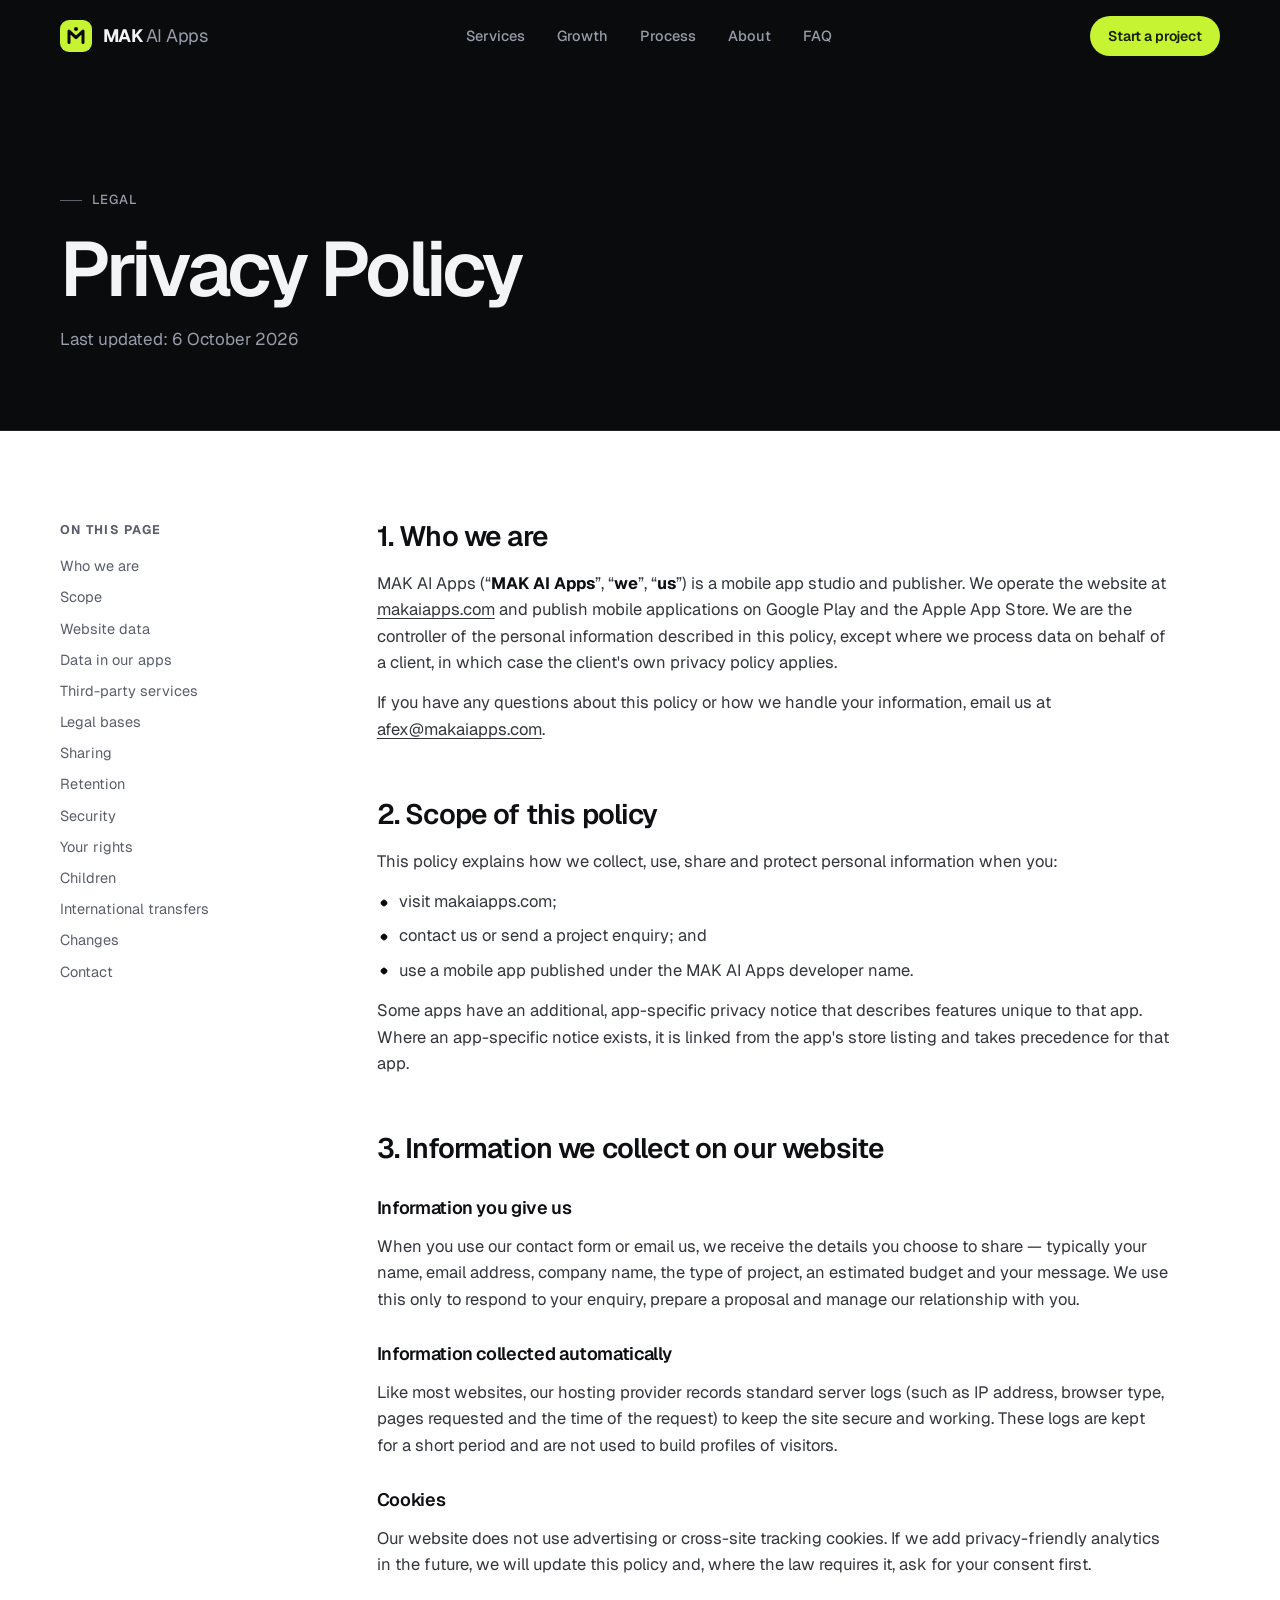
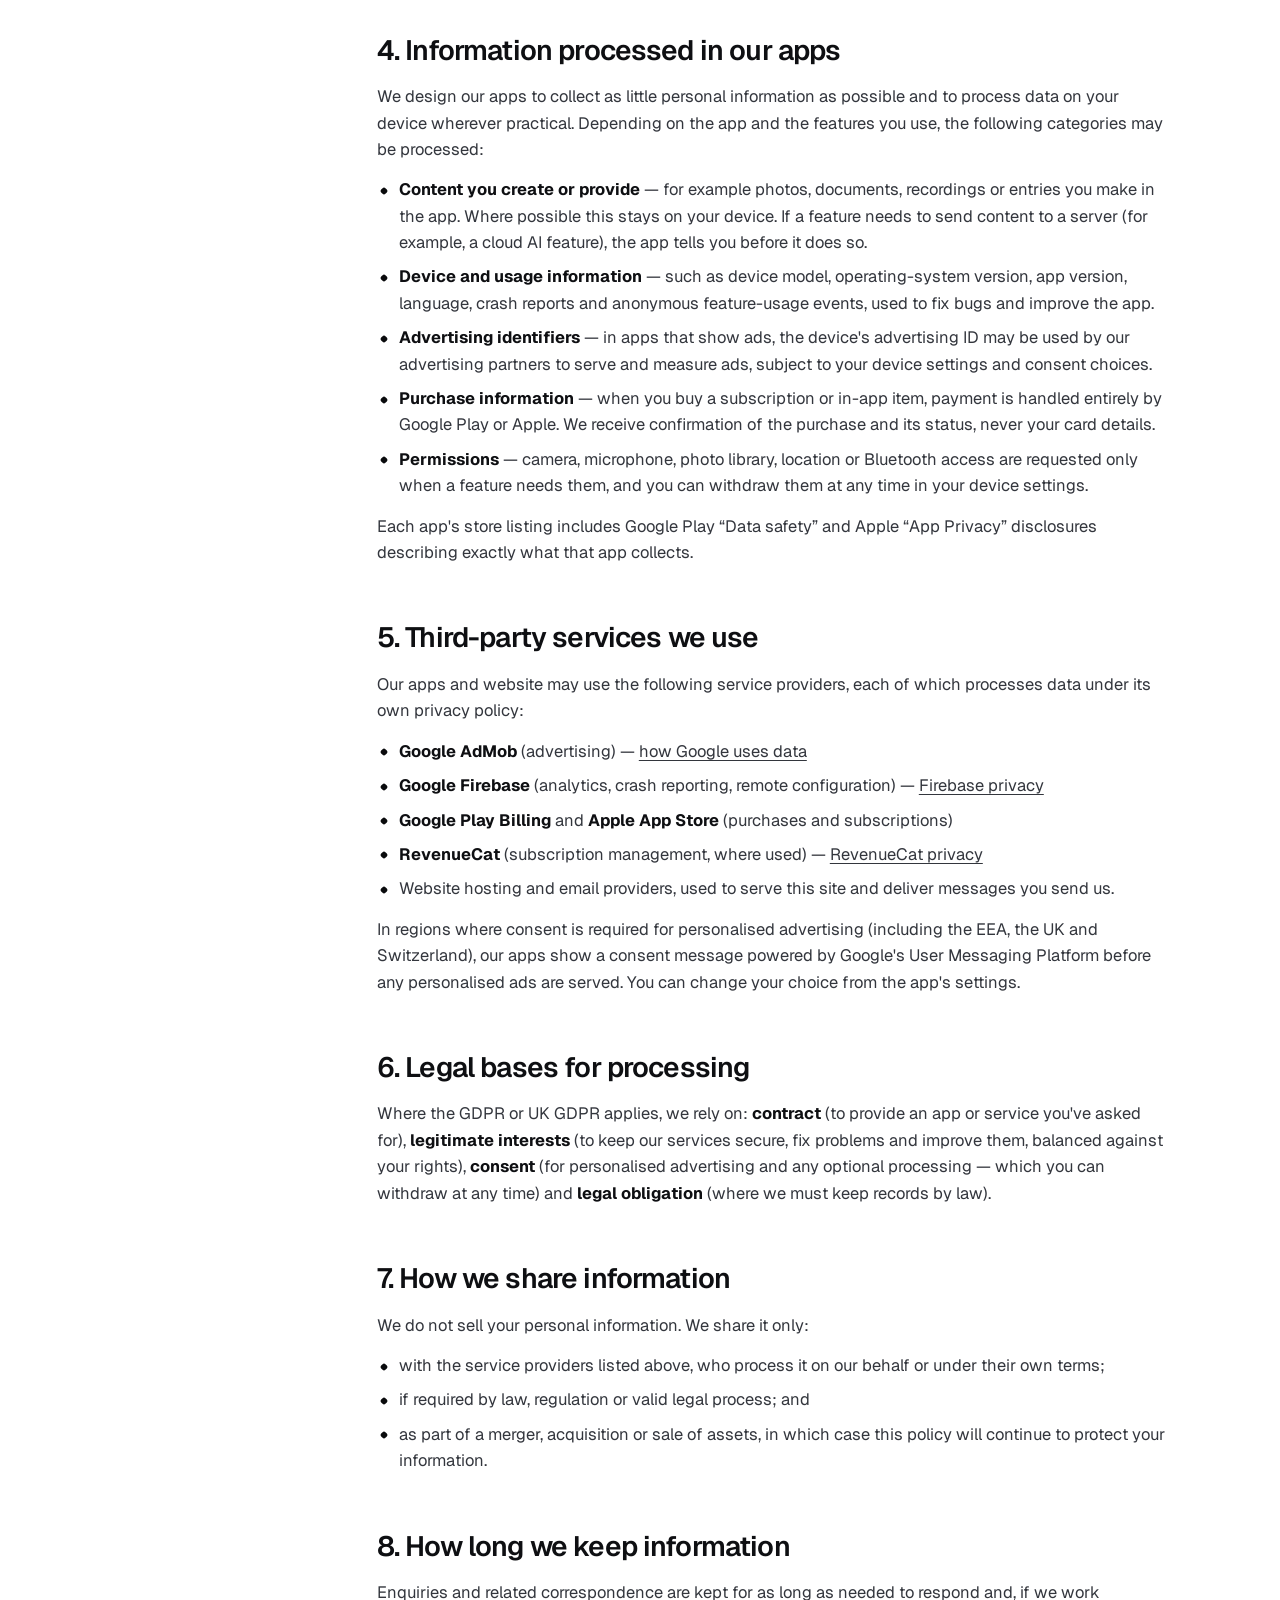
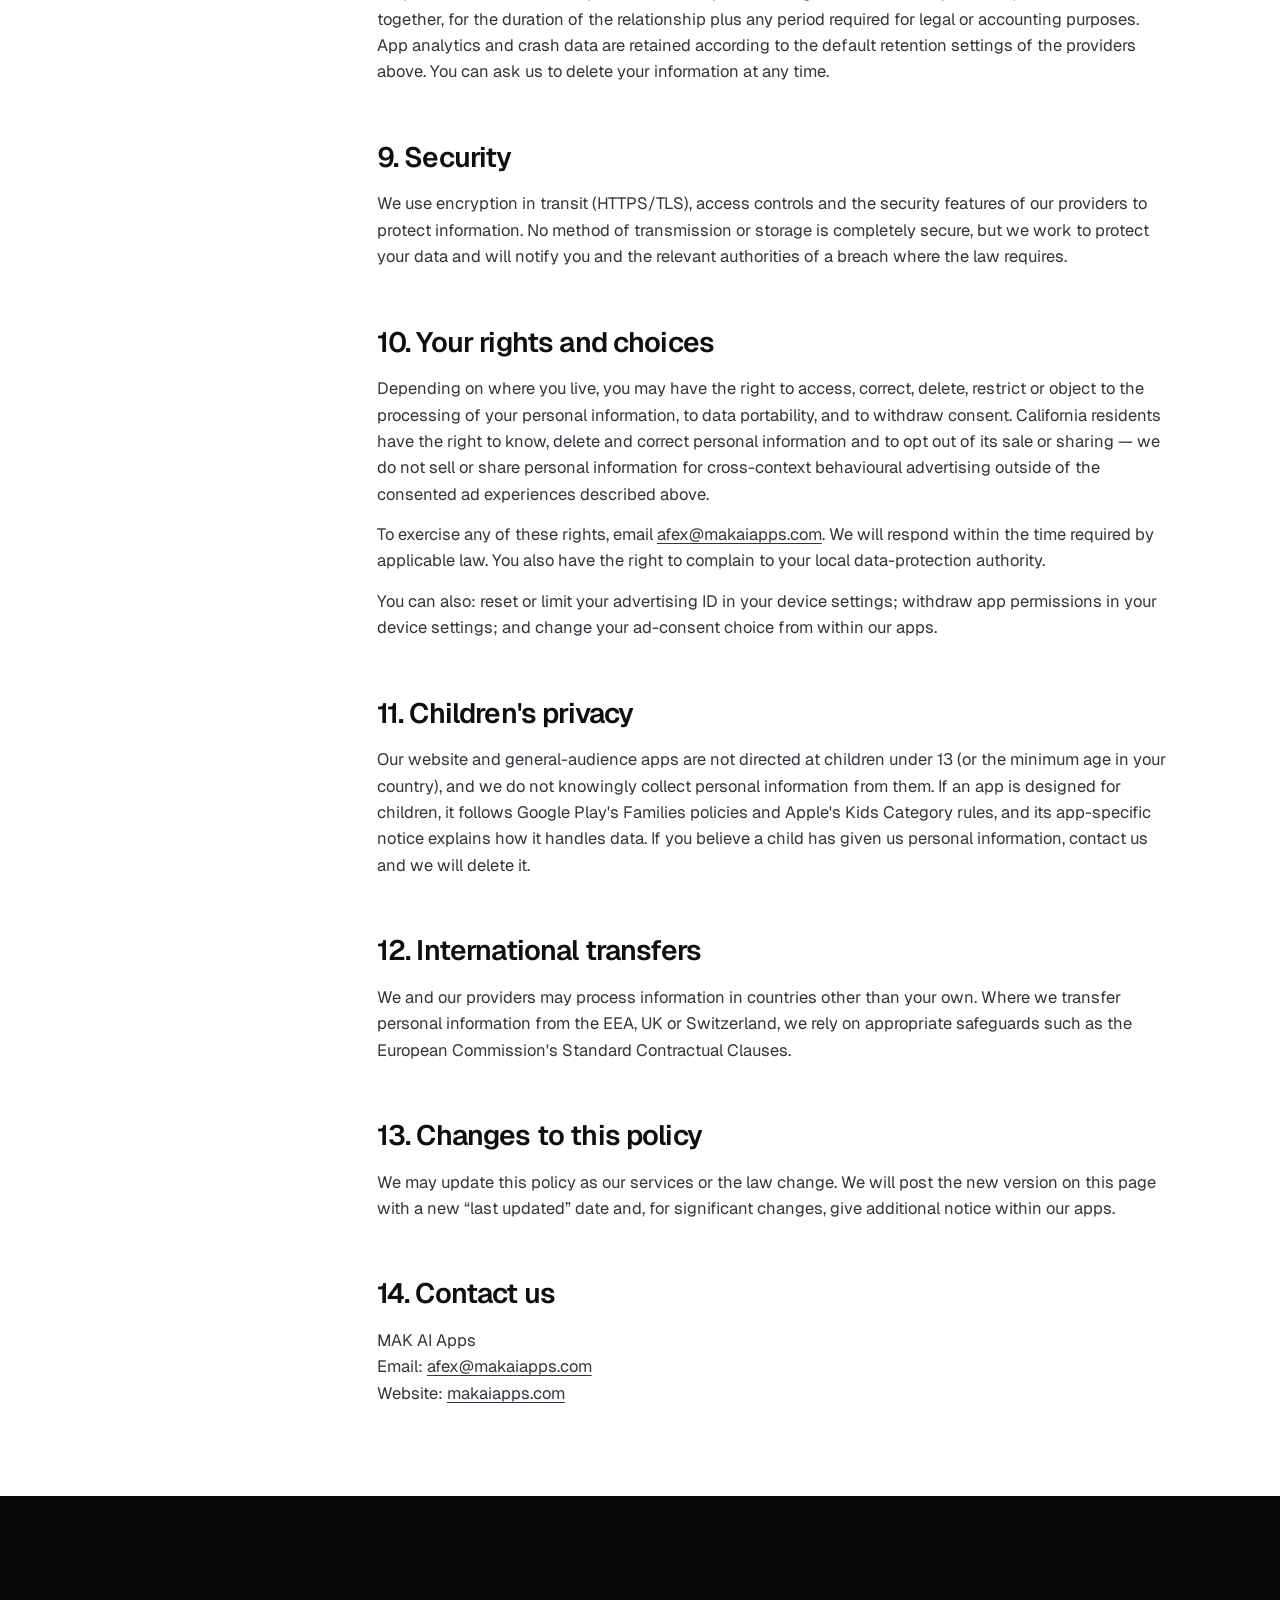
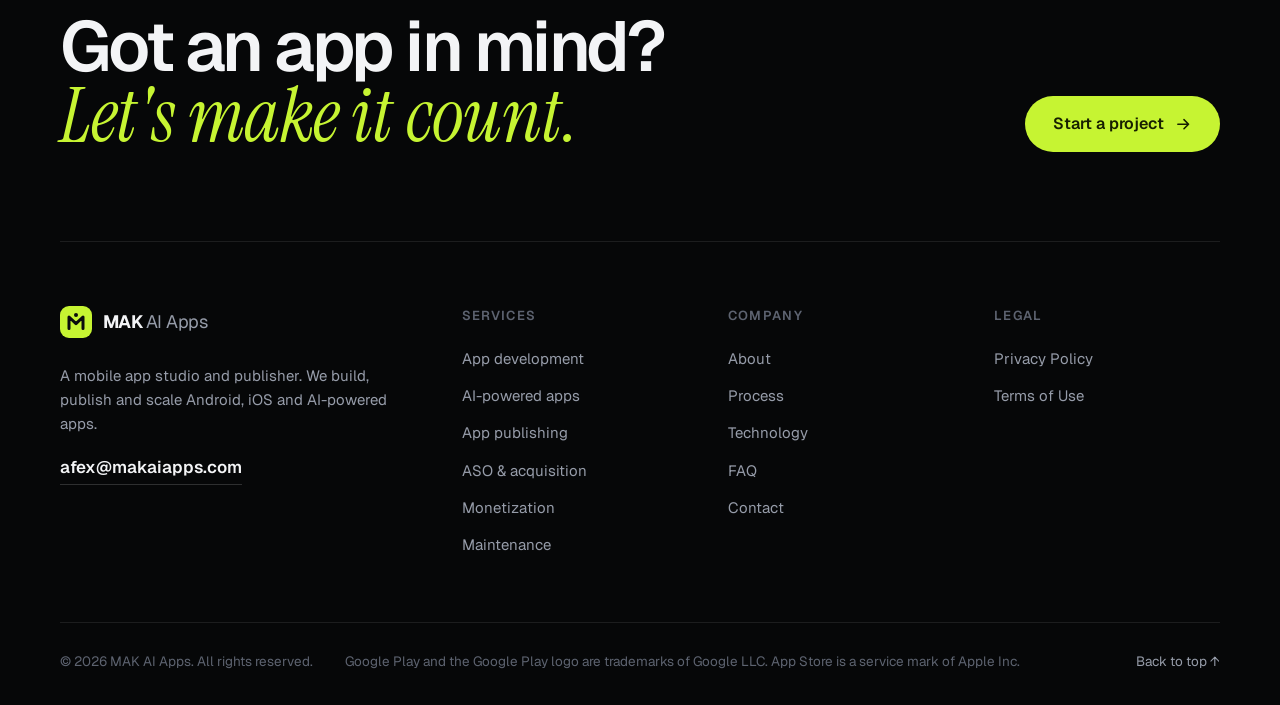
<file: privacy.html>
<!doctype html>
<html lang="en">
<head>
  <meta charset="utf-8">
  <meta name="viewport" content="width=device-width, initial-scale=1, viewport-fit=cover">
  <title>Privacy Policy — MAK AI Apps</title>
  <meta name="description" content="How MAK AI Apps collects, uses and protects personal information on makaiapps.com and in the mobile apps we publish.">
  <link rel="canonical" href="https://makaiapps.com/privacy.html">
  <meta name="theme-color" content="#0A0B0D">
  <meta property="og:type" content="website">
  <meta property="og:site_name" content="MAK AI Apps">
  <meta property="og:title" content="Privacy Policy — MAK AI Apps">
  <meta property="og:description" content="How MAK AI Apps handles personal information on its website and in its apps.">
  <meta property="og:url" content="https://makaiapps.com/privacy.html">
  <meta property="og:image" content="https://makaiapps.com/assets/img/og-image.png">
  <meta name="twitter:card" content="summary_large_image">
  <link rel="icon" href="/assets/img/favicon.svg" type="image/svg+xml">
  <link rel="icon" href="/assets/img/favicon-32.png" sizes="32x32" type="image/png">
  <link rel="apple-touch-icon" href="/assets/img/apple-touch-icon.png">
  <link rel="manifest" href="/site.webmanifest">
  <link rel="preconnect" href="https://fonts.googleapis.com">
  <link rel="preconnect" href="https://fonts.gstatic.com" crossorigin>
  <link href="https://fonts.googleapis.com/css2?family=Geist:wght@300..800&family=Instrument+Serif:ital@0;1&display=swap" rel="stylesheet">
  <script>document.documentElement.classList.add('js')</script>
  <link rel="stylesheet" href="/assets/css/styles.css">
  <script src="/assets/js/main.js" defer></script>
</head>
<body>
  <a class="skip-link" href="#main">Skip to content</a>
  <header class="site-header" data-header>
    <div class="container header-inner">
      <a class="brand" href="/" aria-label="MAK AI Apps — home">
        <svg class="brand-mark" viewBox="0 0 32 32" aria-hidden="true"><rect width="32" height="32" rx="9" fill="currentColor"/><path d="M9 22.5V11l7 6.6 7-6.6v11.5" fill="none" stroke="var(--mark-ink)" stroke-width="3" stroke-linecap="round" stroke-linejoin="round"/><circle cx="16" cy="9" r="2" fill="var(--mark-ink)"/></svg>
        <span class="brand-name">MAK <span>AI Apps</span></span>
      </a>

      <nav class="primary-nav" aria-label="Primary">
        <ul>
          <li><a href="/#services">Services</a></li>
          <li><a href="/#growth">Growth</a></li>
          <li><a href="/#process">Process</a></li>
          <li><a href="/#about">About</a></li>
          <li><a href="/#faq">FAQ</a></li>
        </ul>
      </nav>

      <div class="header-actions">
        <a class="btn btn-primary btn-sm" href="/#contact">Start a project</a>
        <button class="menu-toggle" type="button" aria-expanded="false" aria-controls="mobile-menu" aria-label="Open menu" data-menu-toggle>
          <span></span><span></span>
        </button>
      </div>
    </div>

    <div class="mobile-menu" id="mobile-menu" hidden data-mobile-menu>
      <nav aria-label="Mobile">
        <ul>
          <li><a href="/#services">Services</a></li>
          <li><a href="/#growth">Growth</a></li>
          <li><a href="/#process">Process</a></li>
          <li><a href="/#about">About</a></li>
          <li><a href="/#faq">FAQ</a></li>
          <li><a href="/#contact">Contact</a></li>
        </ul>
        <a class="btn btn-primary btn-lg" href="/#contact">Start a project <svg class="i" aria-hidden="true"><use href="#i-arrow"/></svg></a>
        <p class="mobile-menu-mail"><a href="mailto:afex@makaiapps.com">afex@makaiapps.com</a></p>
      </nav>
    </div>
  </header>

  <!-- Inline icon sprite -->
  <svg width="0" height="0" style="position:absolute" aria-hidden="true">
    <defs>
      <symbol id="i-arrow" viewBox="0 0 24 24"><path d="M5 12h14M13 6l6 6-6 6" fill="none" stroke="currentColor" stroke-width="2" stroke-linecap="round" stroke-linejoin="round"/></symbol>
      <symbol id="i-check" viewBox="0 0 24 24"><path d="M5 12.5l4.5 4.5L19 7.5" fill="none" stroke="currentColor" stroke-width="2.2" stroke-linecap="round" stroke-linejoin="round"/></symbol>
      <symbol id="i-plus" viewBox="0 0 24 24"><path d="M12 5v14M5 12h14" fill="none" stroke="currentColor" stroke-width="2" stroke-linecap="round"/></symbol>
      <symbol id="i-android" viewBox="0 0 24 24"><path d="M6 10.5a6 6 0 0112 0V17a1 1 0 01-1 1H7a1 1 0 01-1-1zM8 6.5 6.5 4.5M16 6.5l1.5-2M3.5 11v4.5M20.5 11v4.5M9.5 18v2.5M14.5 18v2.5" fill="none" stroke="currentColor" stroke-width="1.7" stroke-linecap="round" stroke-linejoin="round"/><circle cx="9.5" cy="9.2" r=".9" fill="currentColor"/><circle cx="14.5" cy="9.2" r=".9" fill="currentColor"/></symbol>
      <symbol id="i-apple" viewBox="0 0 24 24"><path d="M15.6 3.5c-.9.1-2 .7-2.6 1.5-.6.7-1 1.7-.9 2.6 1 .1 2-.5 2.6-1.3.6-.7 1-1.7.9-2.8zM17.9 12.6c0-2 1.6-3 1.7-3-1-1.4-2.4-1.6-2.9-1.6-1.2-.1-2.4.7-3 .7-.6 0-1.6-.7-2.6-.7-1.3 0-2.6.8-3.3 2-1.4 2.4-.4 6 1 8 .7 1 1.4 2 2.5 2 1 0 1.4-.7 2.6-.7s1.5.7 2.6.6c1.1 0 1.8-1 2.4-2 .8-1.1 1.1-2.2 1.1-2.3 0 0-2.1-.8-2.1-3.1z" fill="none" stroke="currentColor" stroke-width="1.5" stroke-linejoin="round"/></symbol>
      <symbol id="i-layers" viewBox="0 0 24 24"><path d="M12 3 3 8l9 5 9-5zM3 12.5l9 5 9-5M3 16.5l9 5 9-5" fill="none" stroke="currentColor" stroke-width="1.7" stroke-linejoin="round" stroke-linecap="round"/></symbol>
      <symbol id="i-spark" viewBox="0 0 24 24"><path d="M12 3c.6 4.2 2.8 6.4 7 7-4.2.6-6.4 2.8-7 7-.6-4.2-2.8-6.4-7-7 4.2-.6 6.4-2.8 7-7zM19 16c.3 1.6 1 2.3 2.5 2.5-1.6.3-2.3 1-2.5 2.5-.3-1.6-1-2.3-2.5-2.5 1.6-.3 2.3-1 2.5-2.5z" fill="none" stroke="currentColor" stroke-width="1.6" stroke-linejoin="round"/></symbol>
      <symbol id="i-rocket" viewBox="0 0 24 24"><path d="M14 4c3.5-.8 6 .3 6 .3s1.1 2.5.3 6c-.7 3-3.6 6-6.8 7.7L9 13.5C10.7 10.3 11 4.7 14 4zM9 13.5 6 12.8l2.2-3.3 3.3-.3M10.5 15l.7 3 3.3-2.2.3-3.3M6.5 17.5c-.9.9-1.5 3-1.5 3s2.1-.6 3-1.5" fill="none" stroke="currentColor" stroke-width="1.6" stroke-linejoin="round" stroke-linecap="round"/><circle cx="15.5" cy="8.5" r="1.4" fill="none" stroke="currentColor" stroke-width="1.5"/></symbol>
      <symbol id="i-search" viewBox="0 0 24 24"><circle cx="11" cy="11" r="6.5" fill="none" stroke="currentColor" stroke-width="1.7"/><path d="m16 16 4.5 4.5M8.5 11h5M11 8.5v5" fill="none" stroke="currentColor" stroke-width="1.7" stroke-linecap="round"/></symbol>
      <symbol id="i-users" viewBox="0 0 24 24"><circle cx="9" cy="8.5" r="3.5" fill="none" stroke="currentColor" stroke-width="1.7"/><path d="M2.5 20c.6-3.4 3.2-5.5 6.5-5.5s5.9 2.1 6.5 5.5M16 5.2a3.4 3.4 0 010 6.6M18 14.8c2 .6 3.2 2.4 3.5 5.2" fill="none" stroke="currentColor" stroke-width="1.7" stroke-linecap="round"/></symbol>
      <symbol id="i-coin" viewBox="0 0 24 24"><ellipse cx="12" cy="7" rx="7" ry="3" fill="none" stroke="currentColor" stroke-width="1.7"/><path d="M5 7v5c0 1.7 3.1 3 7 3s7-1.3 7-3V7M5 12v5c0 1.7 3.1 3 7 3s7-1.3 7-3v-5" fill="none" stroke="currentColor" stroke-width="1.7"/></symbol>
      <symbol id="i-card" viewBox="0 0 24 24"><rect x="3" y="5.5" width="18" height="13" rx="2.5" fill="none" stroke="currentColor" stroke-width="1.7"/><path d="M3 10h18M7 15h3" fill="none" stroke="currentColor" stroke-width="1.7" stroke-linecap="round"/></symbol>
      <symbol id="i-wrench" viewBox="0 0 24 24"><path d="M14.5 6.5a4 4 0 005 5l-8.8 8.8a2.1 2.1 0 01-3-3zM14.5 6.5a4 4 0 015-3l-2.6 2.6.4 2.6 2.6.4 2.6-2.6a4 4 0 01-3 5" fill="none" stroke="currentColor" stroke-width="1.6" stroke-linejoin="round"/></symbol>
      <symbol id="i-pen" viewBox="0 0 24 24"><path d="M4 20l1-4.5L15.5 5a2.1 2.1 0 013 3L8 18.5zM13.5 7l3 3M4 20h16" fill="none" stroke="currentColor" stroke-width="1.7" stroke-linejoin="round" stroke-linecap="round"/></symbol>
      <symbol id="i-chart" viewBox="0 0 24 24"><path d="M4 4v16h16" fill="none" stroke="currentColor" stroke-width="1.7" stroke-linecap="round"/><path d="m7.5 15 3.5-4 3 2.5 5-6.5" fill="none" stroke="currentColor" stroke-width="1.7" stroke-linecap="round" stroke-linejoin="round"/></symbol>
      <symbol id="i-shield" viewBox="0 0 24 24"><path d="M12 3 4.5 6v5.5c0 4.6 3.1 8.2 7.5 9.5 4.4-1.3 7.5-4.9 7.5-9.5V6z" fill="none" stroke="currentColor" stroke-width="1.7" stroke-linejoin="round"/><path d="m9 12 2 2 4-4" fill="none" stroke="currentColor" stroke-width="1.7" stroke-linecap="round" stroke-linejoin="round"/></symbol>
      <symbol id="i-gauge" viewBox="0 0 24 24"><path d="M4 17a8 8 0 1116 0" fill="none" stroke="currentColor" stroke-width="1.7" stroke-linecap="round"/><path d="m12 17 4-5" fill="none" stroke="currentColor" stroke-width="1.7" stroke-linecap="round"/><circle cx="12" cy="17" r="1.4" fill="currentColor"/></symbol>
      <symbol id="i-key" viewBox="0 0 24 24"><circle cx="8" cy="15" r="4" fill="none" stroke="currentColor" stroke-width="1.7"/><path d="m11 12 8.5-8.5M16.5 6.5l2.5 2.5M14.5 8.5l2 2" fill="none" stroke="currentColor" stroke-width="1.7" stroke-linecap="round"/></symbol>
      <symbol id="i-mail" viewBox="0 0 24 24"><rect x="3" y="5" width="18" height="14" rx="2.5" fill="none" stroke="currentColor" stroke-width="1.7"/><path d="m4 7 8 6 8-6" fill="none" stroke="currentColor" stroke-width="1.7" stroke-linejoin="round"/></symbol>
      <symbol id="i-globe" viewBox="0 0 24 24"><circle cx="12" cy="12" r="8.5" fill="none" stroke="currentColor" stroke-width="1.7"/><path d="M3.5 12h17M12 3.5c2.4 2.4 3.5 5.2 3.5 8.5s-1.1 6.1-3.5 8.5c-2.4-2.4-3.5-5.2-3.5-8.5S9.6 5.9 12 3.5z" fill="none" stroke="currentColor" stroke-width="1.7"/></symbol>
      <symbol id="i-clock" viewBox="0 0 24 24"><circle cx="12" cy="12" r="8.5" fill="none" stroke="currentColor" stroke-width="1.7"/><path d="M12 7.5V12l3 2" fill="none" stroke="currentColor" stroke-width="1.7" stroke-linecap="round"/></symbol>
    </defs>
  </svg>

  <main id="main">
    <section class="section-dark legal-hero">
      <div class="container">
        <p class="kicker">Legal</p>
        <h1>Privacy Policy</h1>
        <p>Last updated: 6 October 2026</p>
      </div>
    </section>

    <section class="section-paper legal-body">
      <div class="container legal-layout">
        <nav class="legal-toc" aria-label="On this page">
          <h2>On this page</h2>
          <ol>
            <li><a href="#who">Who we are</a></li>
            <li><a href="#scope">Scope</a></li>
            <li><a href="#website">Website data</a></li>
            <li><a href="#apps-data">Data in our apps</a></li>
            <li><a href="#third-parties">Third-party services</a></li>
            <li><a href="#legal-bases">Legal bases</a></li>
            <li><a href="#sharing">Sharing</a></li>
            <li><a href="#retention">Retention</a></li>
            <li><a href="#security">Security</a></li>
            <li><a href="#rights">Your rights</a></li>
            <li><a href="#children">Children</a></li>
            <li><a href="#transfers">International transfers</a></li>
            <li><a href="#changes">Changes</a></li>
            <li><a href="#contact-us">Contact</a></li>
          </ol>
        </nav>

        <article class="prose">
          <h2 id="who">1. Who we are</h2>
          <p>MAK AI Apps (“<strong>MAK AI Apps</strong>”, “<strong>we</strong>”, “<strong>us</strong>”) is a mobile app studio and publisher. We operate the website at <a href="https://makaiapps.com/">makaiapps.com</a> and publish mobile applications on Google Play and the Apple App Store. We are the controller of the personal information described in this policy, except where we process data on behalf of a client, in which case the client's own privacy policy applies.</p>
          <p>If you have any questions about this policy or how we handle your information, email us at <a href="mailto:afex@makaiapps.com">afex@makaiapps.com</a>.</p>

          <h2 id="scope">2. Scope of this policy</h2>
          <p>This policy explains how we collect, use, share and protect personal information when you:</p>
          <ul>
            <li>visit makaiapps.com;</li>
            <li>contact us or send a project enquiry; and</li>
            <li>use a mobile app published under the MAK AI Apps developer name.</li>
          </ul>
          <p>Some apps have an additional, app-specific privacy notice that describes features unique to that app. Where an app-specific notice exists, it is linked from the app's store listing and takes precedence for that app.</p>

          <h2 id="website">3. Information we collect on our website</h2>
          <h3>Information you give us</h3>
          <p>When you use our contact form or email us, we receive the details you choose to share — typically your name, email address, company name, the type of project, an estimated budget and your message. We use this only to respond to your enquiry, prepare a proposal and manage our relationship with you.</p>
          <h3>Information collected automatically</h3>
          <p>Like most websites, our hosting provider records standard server logs (such as IP address, browser type, pages requested and the time of the request) to keep the site secure and working. These logs are kept for a short period and are not used to build profiles of visitors.</p>
          <h3>Cookies</h3>
          <p>Our website does not use advertising or cross-site tracking cookies. If we add privacy-friendly analytics in the future, we will update this policy and, where the law requires it, ask for your consent first.</p>

          <h2 id="apps-data">4. Information processed in our apps</h2>
          <p>We design our apps to collect as little personal information as possible and to process data on your device wherever practical. Depending on the app and the features you use, the following categories may be processed:</p>
          <ul>
            <li><strong>Content you create or provide</strong> — for example photos, documents, recordings or entries you make in the app. Where possible this stays on your device. If a feature needs to send content to a server (for example, a cloud AI feature), the app tells you before it does so.</li>
            <li><strong>Device and usage information</strong> — such as device model, operating-system version, app version, language, crash reports and anonymous feature-usage events, used to fix bugs and improve the app.</li>
            <li><strong>Advertising identifiers</strong> — in apps that show ads, the device's advertising ID may be used by our advertising partners to serve and measure ads, subject to your device settings and consent choices.</li>
            <li><strong>Purchase information</strong> — when you buy a subscription or in-app item, payment is handled entirely by Google Play or Apple. We receive confirmation of the purchase and its status, never your card details.</li>
            <li><strong>Permissions</strong> — camera, microphone, photo library, location or Bluetooth access are requested only when a feature needs them, and you can withdraw them at any time in your device settings.</li>
          </ul>
          <p>Each app's store listing includes Google Play “Data safety” and Apple “App Privacy” disclosures describing exactly what that app collects.</p>

          <h2 id="third-parties">5. Third-party services we use</h2>
          <p>Our apps and website may use the following service providers, each of which processes data under its own privacy policy:</p>
          <ul>
            <li><strong>Google AdMob</strong> (advertising) — <a href="https://policies.google.com/technologies/partner-sites" target="_blank" rel="noopener">how Google uses data</a></li>
            <li><strong>Google Firebase</strong> (analytics, crash reporting, remote configuration) — <a href="https://firebase.google.com/support/privacy" target="_blank" rel="noopener">Firebase privacy</a></li>
            <li><strong>Google Play Billing</strong> and <strong>Apple App Store</strong> (purchases and subscriptions)</li>
            <li><strong>RevenueCat</strong> (subscription management, where used) — <a href="https://www.revenuecat.com/privacy" target="_blank" rel="noopener">RevenueCat privacy</a></li>
            <li>Website hosting and email providers, used to serve this site and deliver messages you send us.</li>
          </ul>
          <p>In regions where consent is required for personalised advertising (including the EEA, the UK and Switzerland), our apps show a consent message powered by Google's User Messaging Platform before any personalised ads are served. You can change your choice from the app's settings.</p>

          <h2 id="legal-bases">6. Legal bases for processing</h2>
          <p>Where the GDPR or UK GDPR applies, we rely on: <strong>contract</strong> (to provide an app or service you've asked for), <strong>legitimate interests</strong> (to keep our services secure, fix problems and improve them, balanced against your rights), <strong>consent</strong> (for personalised advertising and any optional processing — which you can withdraw at any time) and <strong>legal obligation</strong> (where we must keep records by law).</p>

          <h2 id="sharing">7. How we share information</h2>
          <p>We do not sell your personal information. We share it only:</p>
          <ul>
            <li>with the service providers listed above, who process it on our behalf or under their own terms;</li>
            <li>if required by law, regulation or valid legal process; and</li>
            <li>as part of a merger, acquisition or sale of assets, in which case this policy will continue to protect your information.</li>
          </ul>

          <h2 id="retention">8. How long we keep information</h2>
          <p>Enquiries and related correspondence are kept for as long as needed to respond and, if we work together, for the duration of the relationship plus any period required for legal or accounting purposes. App analytics and crash data are retained according to the default retention settings of the providers above. You can ask us to delete your information at any time.</p>

          <h2 id="security">9. Security</h2>
          <p>We use encryption in transit (HTTPS/TLS), access controls and the security features of our providers to protect information. No method of transmission or storage is completely secure, but we work to protect your data and will notify you and the relevant authorities of a breach where the law requires.</p>

          <h2 id="rights">10. Your rights and choices</h2>
          <p>Depending on where you live, you may have the right to access, correct, delete, restrict or object to the processing of your personal information, to data portability, and to withdraw consent. California residents have the right to know, delete and correct personal information and to opt out of its sale or sharing — we do not sell or share personal information for cross-context behavioural advertising outside of the consented ad experiences described above.</p>
          <p>To exercise any of these rights, email <a href="mailto:afex@makaiapps.com">afex@makaiapps.com</a>. We will respond within the time required by applicable law. You also have the right to complain to your local data-protection authority.</p>
          <p>You can also: reset or limit your advertising ID in your device settings; withdraw app permissions in your device settings; and change your ad-consent choice from within our apps.</p>

          <h2 id="children">11. Children's privacy</h2>
          <p>Our website and general-audience apps are not directed at children under 13 (or the minimum age in your country), and we do not knowingly collect personal information from them. If an app is designed for children, it follows Google Play's Families policies and Apple's Kids Category rules, and its app-specific notice explains how it handles data. If you believe a child has given us personal information, contact us and we will delete it.</p>

          <h2 id="transfers">12. International transfers</h2>
          <p>We and our providers may process information in countries other than your own. Where we transfer personal information from the EEA, UK or Switzerland, we rely on appropriate safeguards such as the European Commission's Standard Contractual Clauses.</p>

          <h2 id="changes">13. Changes to this policy</h2>
          <p>We may update this policy as our services or the law change. We will post the new version on this page with a new “last updated” date and, for significant changes, give additional notice within our apps.</p>

          <h2 id="contact-us">14. Contact us</h2>
          <p>MAK AI Apps<br>Email: <a href="mailto:afex@makaiapps.com">afex@makaiapps.com</a><br>Website: <a href="https://makaiapps.com/">makaiapps.com</a></p>
        </article>
      </div>
    </section>
  </main>

  <!-- ============ Footer ============ -->
  <footer class="site-footer">
    <div class="container">
      <div class="footer-cta">
        <h2>Got an app in mind?<br><em class="serif accent">Let's make it count.</em></h2>
        <a class="btn btn-primary btn-lg" href="/#contact">Start a project <svg class="i" aria-hidden="true"><use href="#i-arrow"/></svg></a>
      </div>

      <div class="footer-grid">
        <div class="footer-brand">
          <a class="brand" href="/" aria-label="MAK AI Apps — home">
            <svg class="brand-mark" viewBox="0 0 32 32" aria-hidden="true"><rect width="32" height="32" rx="9" fill="currentColor"/><path d="M9 22.5V11l7 6.6 7-6.6v11.5" fill="none" stroke="var(--mark-ink)" stroke-width="3" stroke-linecap="round" stroke-linejoin="round"/><circle cx="16" cy="9" r="2" fill="var(--mark-ink)"/></svg>
            <span class="brand-name">MAK <span>AI Apps</span></span>
          </a>
          <p>A mobile app studio and publisher. We build, publish and scale Android, iOS and AI-powered apps.</p>
          <a class="footer-mail" href="mailto:afex@makaiapps.com">afex@makaiapps.com</a>
        </div>
        <nav class="footer-col" aria-label="Services">
          <h3>Services</h3>
          <ul>
            <li><a href="/#services">App development</a></li>
            <li><a href="/#services">AI-powered apps</a></li>
            <li><a href="/#services">App publishing</a></li>
            <li><a href="/#growth">ASO &amp; acquisition</a></li>
            <li><a href="/#growth">Monetization</a></li>
            <li><a href="/#services">Maintenance</a></li>
          </ul>
        </nav>
        <nav class="footer-col" aria-label="Company">
          <h3>Company</h3>
          <ul>
            <li><a href="/#about">About</a></li>
            <li><a href="/#process">Process</a></li>
            <li><a href="/#stack">Technology</a></li>
            <li><a href="/#faq">FAQ</a></li>
            <li><a href="/#contact">Contact</a></li>
          </ul>
        </nav>
        <nav class="footer-col" aria-label="Legal">
          <h3>Legal</h3>
          <ul>
            <li><a href="/privacy.html">Privacy Policy</a></li>
            <li><a href="/terms.html">Terms of Use</a></li>
          </ul>
        </nav>
      </div>

      <div class="footer-bottom">
        <p>© <span data-year>2026</span> MAK AI Apps. All rights reserved.</p>
        <p class="footer-note">Google Play and the Google Play logo are trademarks of Google LLC. App Store is a service mark of Apple Inc.</p>
        <a class="to-top" href="#main" aria-label="Back to top">Back to top ↑</a>
      </div>
    </div>
  </footer>
</body>
</html>
</file>
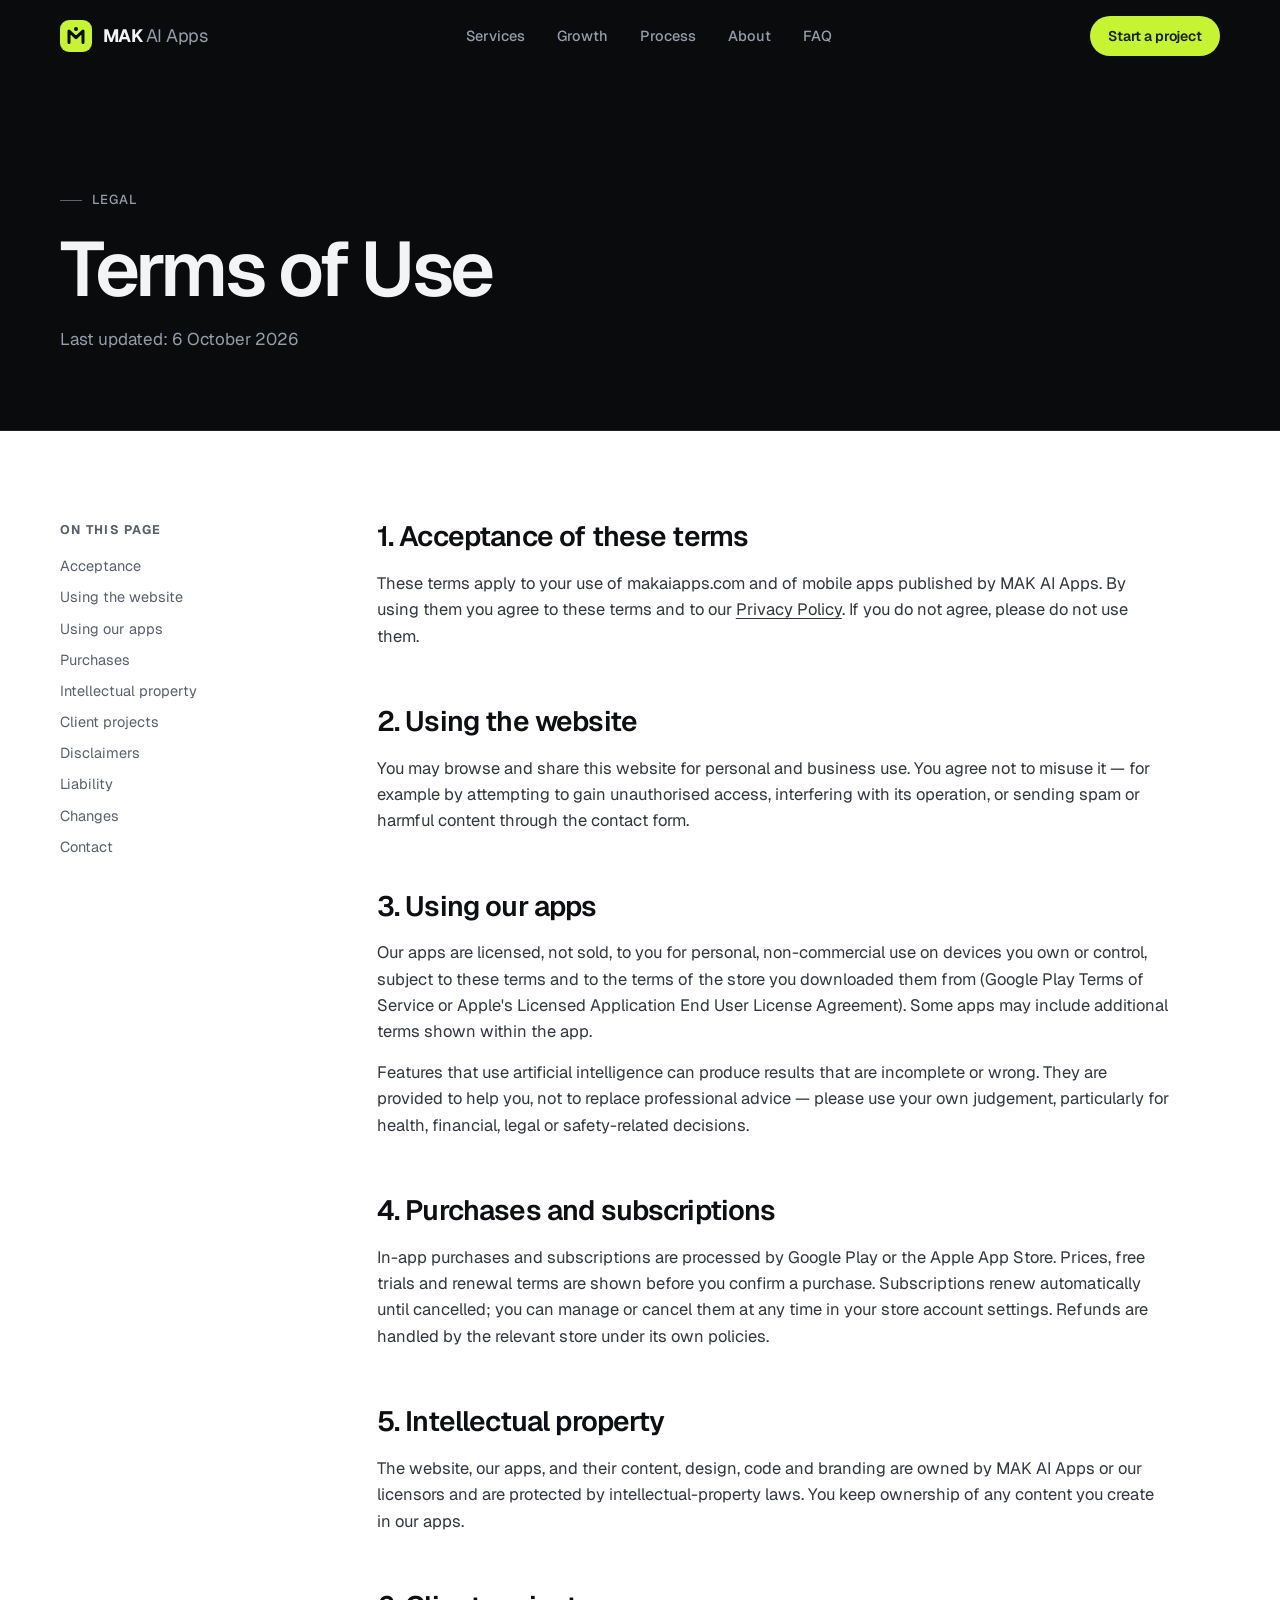
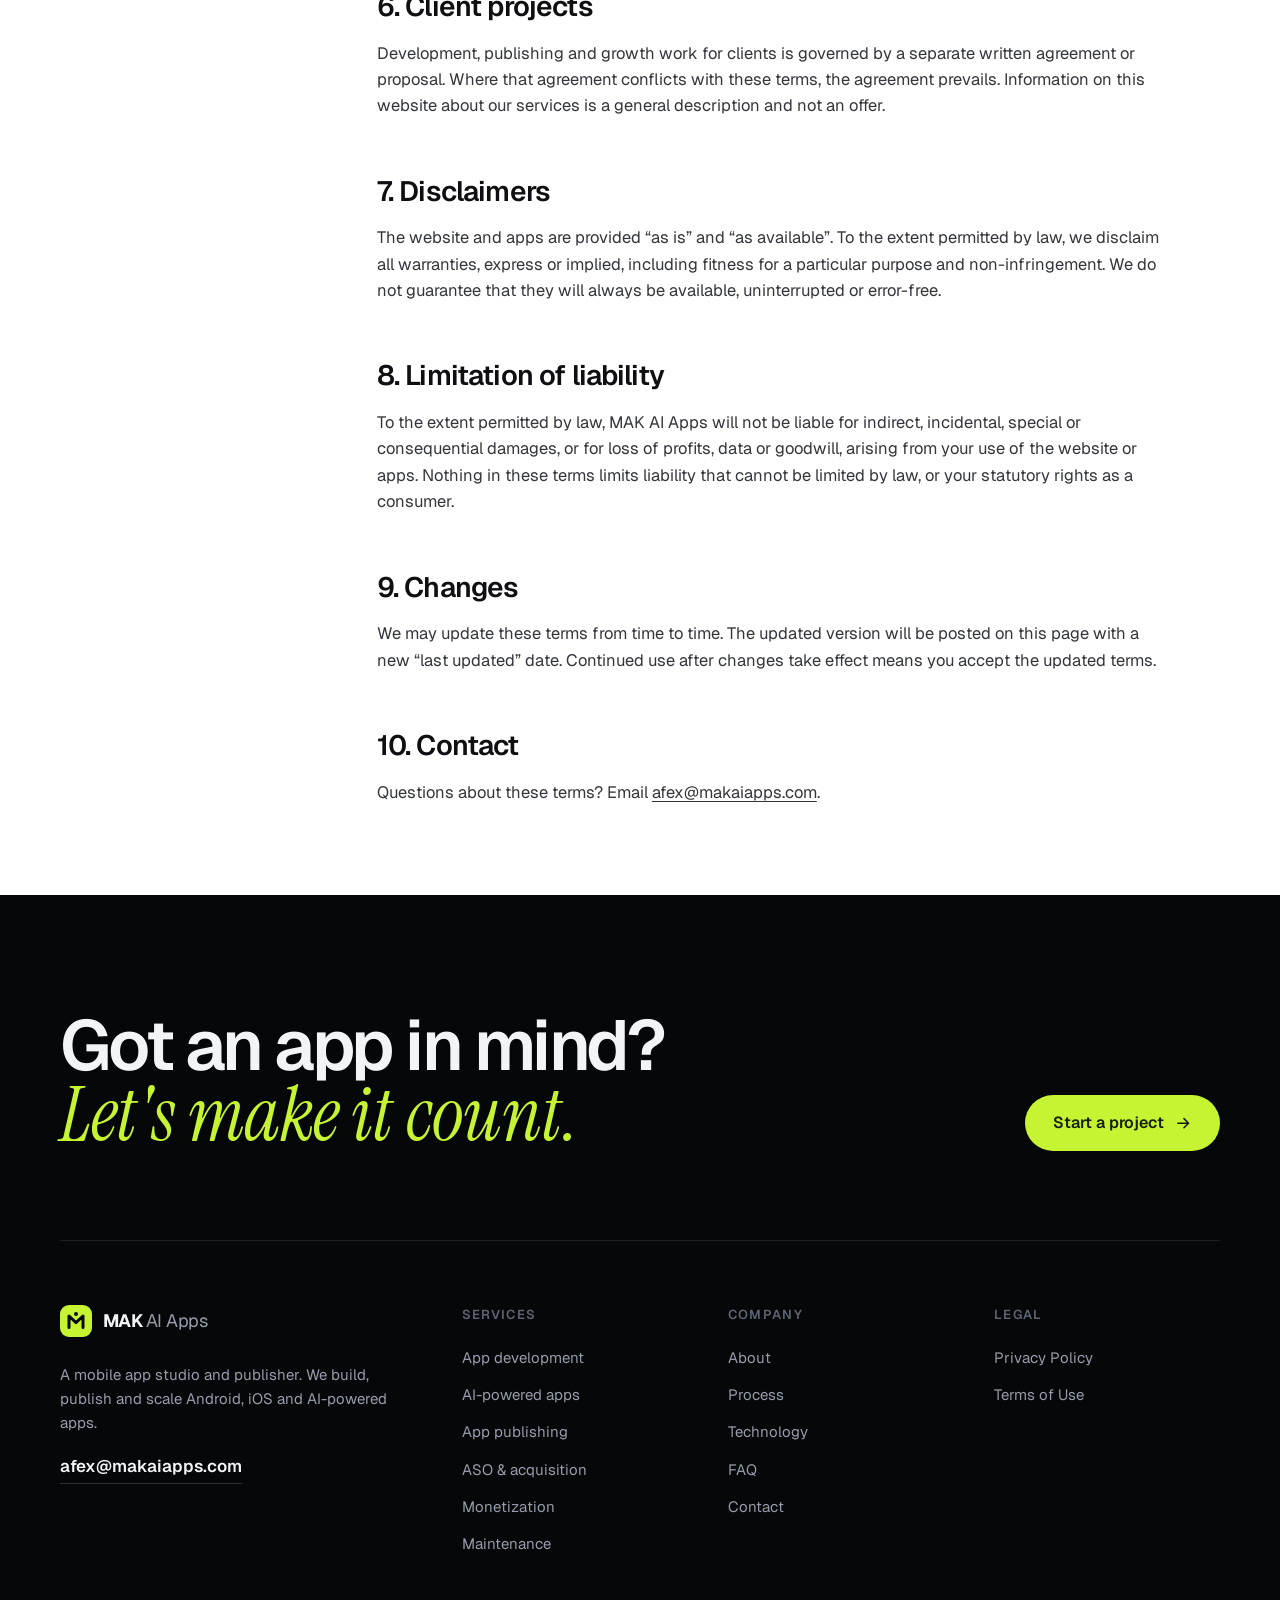
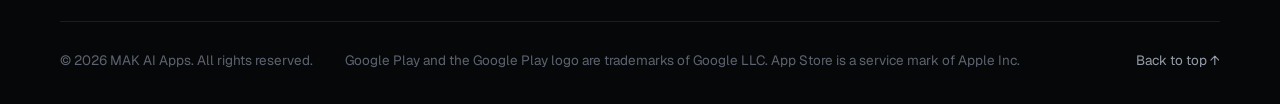
<file: terms.html>
<!doctype html>
<html lang="en">
<head>
  <meta charset="utf-8">
  <meta name="viewport" content="width=device-width, initial-scale=1, viewport-fit=cover">
  <title>Terms of Use — MAK AI Apps</title>
  <meta name="description" content="The terms that apply when you use makaiapps.com and apps published by MAK AI Apps.">
  <link rel="canonical" href="https://makaiapps.com/terms.html">
  <meta name="theme-color" content="#0A0B0D">
  <meta property="og:type" content="website">
  <meta property="og:site_name" content="MAK AI Apps">
  <meta property="og:title" content="Terms of Use — MAK AI Apps">
  <meta property="og:description" content="The terms that apply to the MAK AI Apps website and apps.">
  <meta property="og:url" content="https://makaiapps.com/terms.html">
  <meta property="og:image" content="https://makaiapps.com/assets/img/og-image.png">
  <meta name="twitter:card" content="summary_large_image">
  <link rel="icon" href="/assets/img/favicon.svg" type="image/svg+xml">
  <link rel="icon" href="/assets/img/favicon-32.png" sizes="32x32" type="image/png">
  <link rel="apple-touch-icon" href="/assets/img/apple-touch-icon.png">
  <link rel="manifest" href="/site.webmanifest">
  <link rel="preconnect" href="https://fonts.googleapis.com">
  <link rel="preconnect" href="https://fonts.gstatic.com" crossorigin>
  <link href="https://fonts.googleapis.com/css2?family=Geist:wght@300..800&family=Instrument+Serif:ital@0;1&display=swap" rel="stylesheet">
  <script>document.documentElement.classList.add('js')</script>
  <link rel="stylesheet" href="/assets/css/styles.css">
  <script src="/assets/js/main.js" defer></script>
</head>
<body>
  <a class="skip-link" href="#main">Skip to content</a>
  <header class="site-header" data-header>
    <div class="container header-inner">
      <a class="brand" href="/" aria-label="MAK AI Apps — home">
        <svg class="brand-mark" viewBox="0 0 32 32" aria-hidden="true"><rect width="32" height="32" rx="9" fill="currentColor"/><path d="M9 22.5V11l7 6.6 7-6.6v11.5" fill="none" stroke="var(--mark-ink)" stroke-width="3" stroke-linecap="round" stroke-linejoin="round"/><circle cx="16" cy="9" r="2" fill="var(--mark-ink)"/></svg>
        <span class="brand-name">MAK <span>AI Apps</span></span>
      </a>

      <nav class="primary-nav" aria-label="Primary">
        <ul>
          <li><a href="/#services">Services</a></li>
          <li><a href="/#growth">Growth</a></li>
          <li><a href="/#process">Process</a></li>
          <li><a href="/#about">About</a></li>
          <li><a href="/#faq">FAQ</a></li>
        </ul>
      </nav>

      <div class="header-actions">
        <a class="btn btn-primary btn-sm" href="/#contact">Start a project</a>
        <button class="menu-toggle" type="button" aria-expanded="false" aria-controls="mobile-menu" aria-label="Open menu" data-menu-toggle>
          <span></span><span></span>
        </button>
      </div>
    </div>

    <div class="mobile-menu" id="mobile-menu" hidden data-mobile-menu>
      <nav aria-label="Mobile">
        <ul>
          <li><a href="/#services">Services</a></li>
          <li><a href="/#growth">Growth</a></li>
          <li><a href="/#process">Process</a></li>
          <li><a href="/#about">About</a></li>
          <li><a href="/#faq">FAQ</a></li>
          <li><a href="/#contact">Contact</a></li>
        </ul>
        <a class="btn btn-primary btn-lg" href="/#contact">Start a project <svg class="i" aria-hidden="true"><use href="#i-arrow"/></svg></a>
        <p class="mobile-menu-mail"><a href="mailto:afex@makaiapps.com">afex@makaiapps.com</a></p>
      </nav>
    </div>
  </header>

  <!-- Inline icon sprite -->
  <svg width="0" height="0" style="position:absolute" aria-hidden="true">
    <defs>
      <symbol id="i-arrow" viewBox="0 0 24 24"><path d="M5 12h14M13 6l6 6-6 6" fill="none" stroke="currentColor" stroke-width="2" stroke-linecap="round" stroke-linejoin="round"/></symbol>
      <symbol id="i-check" viewBox="0 0 24 24"><path d="M5 12.5l4.5 4.5L19 7.5" fill="none" stroke="currentColor" stroke-width="2.2" stroke-linecap="round" stroke-linejoin="round"/></symbol>
      <symbol id="i-plus" viewBox="0 0 24 24"><path d="M12 5v14M5 12h14" fill="none" stroke="currentColor" stroke-width="2" stroke-linecap="round"/></symbol>
      <symbol id="i-android" viewBox="0 0 24 24"><path d="M6 10.5a6 6 0 0112 0V17a1 1 0 01-1 1H7a1 1 0 01-1-1zM8 6.5 6.5 4.5M16 6.5l1.5-2M3.5 11v4.5M20.5 11v4.5M9.5 18v2.5M14.5 18v2.5" fill="none" stroke="currentColor" stroke-width="1.7" stroke-linecap="round" stroke-linejoin="round"/><circle cx="9.5" cy="9.2" r=".9" fill="currentColor"/><circle cx="14.5" cy="9.2" r=".9" fill="currentColor"/></symbol>
      <symbol id="i-apple" viewBox="0 0 24 24"><path d="M15.6 3.5c-.9.1-2 .7-2.6 1.5-.6.7-1 1.7-.9 2.6 1 .1 2-.5 2.6-1.3.6-.7 1-1.7.9-2.8zM17.9 12.6c0-2 1.6-3 1.7-3-1-1.4-2.4-1.6-2.9-1.6-1.2-.1-2.4.7-3 .7-.6 0-1.6-.7-2.6-.7-1.3 0-2.6.8-3.3 2-1.4 2.4-.4 6 1 8 .7 1 1.4 2 2.5 2 1 0 1.4-.7 2.6-.7s1.5.7 2.6.6c1.1 0 1.8-1 2.4-2 .8-1.1 1.1-2.2 1.1-2.3 0 0-2.1-.8-2.1-3.1z" fill="none" stroke="currentColor" stroke-width="1.5" stroke-linejoin="round"/></symbol>
      <symbol id="i-layers" viewBox="0 0 24 24"><path d="M12 3 3 8l9 5 9-5zM3 12.5l9 5 9-5M3 16.5l9 5 9-5" fill="none" stroke="currentColor" stroke-width="1.7" stroke-linejoin="round" stroke-linecap="round"/></symbol>
      <symbol id="i-spark" viewBox="0 0 24 24"><path d="M12 3c.6 4.2 2.8 6.4 7 7-4.2.6-6.4 2.8-7 7-.6-4.2-2.8-6.4-7-7 4.2-.6 6.4-2.8 7-7zM19 16c.3 1.6 1 2.3 2.5 2.5-1.6.3-2.3 1-2.5 2.5-.3-1.6-1-2.3-2.5-2.5 1.6-.3 2.3-1 2.5-2.5z" fill="none" stroke="currentColor" stroke-width="1.6" stroke-linejoin="round"/></symbol>
      <symbol id="i-rocket" viewBox="0 0 24 24"><path d="M14 4c3.5-.8 6 .3 6 .3s1.1 2.5.3 6c-.7 3-3.6 6-6.8 7.7L9 13.5C10.7 10.3 11 4.7 14 4zM9 13.5 6 12.8l2.2-3.3 3.3-.3M10.5 15l.7 3 3.3-2.2.3-3.3M6.5 17.5c-.9.9-1.5 3-1.5 3s2.1-.6 3-1.5" fill="none" stroke="currentColor" stroke-width="1.6" stroke-linejoin="round" stroke-linecap="round"/><circle cx="15.5" cy="8.5" r="1.4" fill="none" stroke="currentColor" stroke-width="1.5"/></symbol>
      <symbol id="i-search" viewBox="0 0 24 24"><circle cx="11" cy="11" r="6.5" fill="none" stroke="currentColor" stroke-width="1.7"/><path d="m16 16 4.5 4.5M8.5 11h5M11 8.5v5" fill="none" stroke="currentColor" stroke-width="1.7" stroke-linecap="round"/></symbol>
      <symbol id="i-users" viewBox="0 0 24 24"><circle cx="9" cy="8.5" r="3.5" fill="none" stroke="currentColor" stroke-width="1.7"/><path d="M2.5 20c.6-3.4 3.2-5.5 6.5-5.5s5.9 2.1 6.5 5.5M16 5.2a3.4 3.4 0 010 6.6M18 14.8c2 .6 3.2 2.4 3.5 5.2" fill="none" stroke="currentColor" stroke-width="1.7" stroke-linecap="round"/></symbol>
      <symbol id="i-coin" viewBox="0 0 24 24"><ellipse cx="12" cy="7" rx="7" ry="3" fill="none" stroke="currentColor" stroke-width="1.7"/><path d="M5 7v5c0 1.7 3.1 3 7 3s7-1.3 7-3V7M5 12v5c0 1.7 3.1 3 7 3s7-1.3 7-3v-5" fill="none" stroke="currentColor" stroke-width="1.7"/></symbol>
      <symbol id="i-card" viewBox="0 0 24 24"><rect x="3" y="5.5" width="18" height="13" rx="2.5" fill="none" stroke="currentColor" stroke-width="1.7"/><path d="M3 10h18M7 15h3" fill="none" stroke="currentColor" stroke-width="1.7" stroke-linecap="round"/></symbol>
      <symbol id="i-wrench" viewBox="0 0 24 24"><path d="M14.5 6.5a4 4 0 005 5l-8.8 8.8a2.1 2.1 0 01-3-3zM14.5 6.5a4 4 0 015-3l-2.6 2.6.4 2.6 2.6.4 2.6-2.6a4 4 0 01-3 5" fill="none" stroke="currentColor" stroke-width="1.6" stroke-linejoin="round"/></symbol>
      <symbol id="i-pen" viewBox="0 0 24 24"><path d="M4 20l1-4.5L15.5 5a2.1 2.1 0 013 3L8 18.5zM13.5 7l3 3M4 20h16" fill="none" stroke="currentColor" stroke-width="1.7" stroke-linejoin="round" stroke-linecap="round"/></symbol>
      <symbol id="i-chart" viewBox="0 0 24 24"><path d="M4 4v16h16" fill="none" stroke="currentColor" stroke-width="1.7" stroke-linecap="round"/><path d="m7.5 15 3.5-4 3 2.5 5-6.5" fill="none" stroke="currentColor" stroke-width="1.7" stroke-linecap="round" stroke-linejoin="round"/></symbol>
      <symbol id="i-shield" viewBox="0 0 24 24"><path d="M12 3 4.5 6v5.5c0 4.6 3.1 8.2 7.5 9.5 4.4-1.3 7.5-4.9 7.5-9.5V6z" fill="none" stroke="currentColor" stroke-width="1.7" stroke-linejoin="round"/><path d="m9 12 2 2 4-4" fill="none" stroke="currentColor" stroke-width="1.7" stroke-linecap="round" stroke-linejoin="round"/></symbol>
      <symbol id="i-gauge" viewBox="0 0 24 24"><path d="M4 17a8 8 0 1116 0" fill="none" stroke="currentColor" stroke-width="1.7" stroke-linecap="round"/><path d="m12 17 4-5" fill="none" stroke="currentColor" stroke-width="1.7" stroke-linecap="round"/><circle cx="12" cy="17" r="1.4" fill="currentColor"/></symbol>
      <symbol id="i-key" viewBox="0 0 24 24"><circle cx="8" cy="15" r="4" fill="none" stroke="currentColor" stroke-width="1.7"/><path d="m11 12 8.5-8.5M16.5 6.5l2.5 2.5M14.5 8.5l2 2" fill="none" stroke="currentColor" stroke-width="1.7" stroke-linecap="round"/></symbol>
      <symbol id="i-mail" viewBox="0 0 24 24"><rect x="3" y="5" width="18" height="14" rx="2.5" fill="none" stroke="currentColor" stroke-width="1.7"/><path d="m4 7 8 6 8-6" fill="none" stroke="currentColor" stroke-width="1.7" stroke-linejoin="round"/></symbol>
      <symbol id="i-globe" viewBox="0 0 24 24"><circle cx="12" cy="12" r="8.5" fill="none" stroke="currentColor" stroke-width="1.7"/><path d="M3.5 12h17M12 3.5c2.4 2.4 3.5 5.2 3.5 8.5s-1.1 6.1-3.5 8.5c-2.4-2.4-3.5-5.2-3.5-8.5S9.6 5.9 12 3.5z" fill="none" stroke="currentColor" stroke-width="1.7"/></symbol>
      <symbol id="i-clock" viewBox="0 0 24 24"><circle cx="12" cy="12" r="8.5" fill="none" stroke="currentColor" stroke-width="1.7"/><path d="M12 7.5V12l3 2" fill="none" stroke="currentColor" stroke-width="1.7" stroke-linecap="round"/></symbol>
    </defs>
  </svg>

  <main id="main">
    <section class="section-dark legal-hero">
      <div class="container">
        <p class="kicker">Legal</p>
        <h1>Terms of Use</h1>
        <p>Last updated: 6 October 2026</p>
      </div>
    </section>
    <section class="section-paper legal-body">
      <div class="container legal-layout">
        <nav class="legal-toc" aria-label="On this page">
          <h2>On this page</h2>
          <ol>
            <li><a href="#t-accept">Acceptance</a></li>
            <li><a href="#t-website">Using the website</a></li>
            <li><a href="#t-apps">Using our apps</a></li>
            <li><a href="#t-purchases">Purchases</a></li>
            <li><a href="#t-ip">Intellectual property</a></li>
            <li><a href="#t-projects">Client projects</a></li>
            <li><a href="#t-disclaimer">Disclaimers</a></li>
            <li><a href="#t-liability">Liability</a></li>
            <li><a href="#t-changes">Changes</a></li>
            <li><a href="#t-contact">Contact</a></li>
          </ol>
        </nav>
        <article class="prose">
          <h2 id="t-accept">1. Acceptance of these terms</h2>
          <p>These terms apply to your use of makaiapps.com and of mobile apps published by MAK AI Apps. By using them you agree to these terms and to our <a href="/privacy.html">Privacy Policy</a>. If you do not agree, please do not use them.</p>

          <h2 id="t-website">2. Using the website</h2>
          <p>You may browse and share this website for personal and business use. You agree not to misuse it — for example by attempting to gain unauthorised access, interfering with its operation, or sending spam or harmful content through the contact form.</p>

          <h2 id="t-apps">3. Using our apps</h2>
          <p>Our apps are licensed, not sold, to you for personal, non-commercial use on devices you own or control, subject to these terms and to the terms of the store you downloaded them from (Google Play Terms of Service or Apple's Licensed Application End User License Agreement). Some apps may include additional terms shown within the app.</p>
          <p>Features that use artificial intelligence can produce results that are incomplete or wrong. They are provided to help you, not to replace professional advice — please use your own judgement, particularly for health, financial, legal or safety-related decisions.</p>

          <h2 id="t-purchases">4. Purchases and subscriptions</h2>
          <p>In-app purchases and subscriptions are processed by Google Play or the Apple App Store. Prices, free trials and renewal terms are shown before you confirm a purchase. Subscriptions renew automatically until cancelled; you can manage or cancel them at any time in your store account settings. Refunds are handled by the relevant store under its own policies.</p>

          <h2 id="t-ip">5. Intellectual property</h2>
          <p>The website, our apps, and their content, design, code and branding are owned by MAK AI Apps or our licensors and are protected by intellectual-property laws. You keep ownership of any content you create in our apps.</p>

          <h2 id="t-projects">6. Client projects</h2>
          <p>Development, publishing and growth work for clients is governed by a separate written agreement or proposal. Where that agreement conflicts with these terms, the agreement prevails. Information on this website about our services is a general description and not an offer.</p>

          <h2 id="t-disclaimer">7. Disclaimers</h2>
          <p>The website and apps are provided “as is” and “as available”. To the extent permitted by law, we disclaim all warranties, express or implied, including fitness for a particular purpose and non-infringement. We do not guarantee that they will always be available, uninterrupted or error-free.</p>

          <h2 id="t-liability">8. Limitation of liability</h2>
          <p>To the extent permitted by law, MAK AI Apps will not be liable for indirect, incidental, special or consequential damages, or for loss of profits, data or goodwill, arising from your use of the website or apps. Nothing in these terms limits liability that cannot be limited by law, or your statutory rights as a consumer.</p>

          <h2 id="t-changes">9. Changes</h2>
          <p>We may update these terms from time to time. The updated version will be posted on this page with a new “last updated” date. Continued use after changes take effect means you accept the updated terms.</p>

          <h2 id="t-contact">10. Contact</h2>
          <p>Questions about these terms? Email <a href="mailto:afex@makaiapps.com">afex@makaiapps.com</a>.</p>
        </article>
      </div>
    </section>
  </main>

  <!-- ============ Footer ============ -->
  <footer class="site-footer">
    <div class="container">
      <div class="footer-cta">
        <h2>Got an app in mind?<br><em class="serif accent">Let's make it count.</em></h2>
        <a class="btn btn-primary btn-lg" href="/#contact">Start a project <svg class="i" aria-hidden="true"><use href="#i-arrow"/></svg></a>
      </div>

      <div class="footer-grid">
        <div class="footer-brand">
          <a class="brand" href="/" aria-label="MAK AI Apps — home">
            <svg class="brand-mark" viewBox="0 0 32 32" aria-hidden="true"><rect width="32" height="32" rx="9" fill="currentColor"/><path d="M9 22.5V11l7 6.6 7-6.6v11.5" fill="none" stroke="var(--mark-ink)" stroke-width="3" stroke-linecap="round" stroke-linejoin="round"/><circle cx="16" cy="9" r="2" fill="var(--mark-ink)"/></svg>
            <span class="brand-name">MAK <span>AI Apps</span></span>
          </a>
          <p>A mobile app studio and publisher. We build, publish and scale Android, iOS and AI-powered apps.</p>
          <a class="footer-mail" href="mailto:afex@makaiapps.com">afex@makaiapps.com</a>
        </div>
        <nav class="footer-col" aria-label="Services">
          <h3>Services</h3>
          <ul>
            <li><a href="/#services">App development</a></li>
            <li><a href="/#services">AI-powered apps</a></li>
            <li><a href="/#services">App publishing</a></li>
            <li><a href="/#growth">ASO &amp; acquisition</a></li>
            <li><a href="/#growth">Monetization</a></li>
            <li><a href="/#services">Maintenance</a></li>
          </ul>
        </nav>
        <nav class="footer-col" aria-label="Company">
          <h3>Company</h3>
          <ul>
            <li><a href="/#about">About</a></li>
            <li><a href="/#process">Process</a></li>
            <li><a href="/#stack">Technology</a></li>
            <li><a href="/#faq">FAQ</a></li>
            <li><a href="/#contact">Contact</a></li>
          </ul>
        </nav>
        <nav class="footer-col" aria-label="Legal">
          <h3>Legal</h3>
          <ul>
            <li><a href="/privacy.html">Privacy Policy</a></li>
            <li><a href="/terms.html">Terms of Use</a></li>
          </ul>
        </nav>
      </div>

      <div class="footer-bottom">
        <p>© <span data-year>2026</span> MAK AI Apps. All rights reserved.</p>
        <p class="footer-note">Google Play and the Google Play logo are trademarks of Google LLC. App Store is a service mark of Apple Inc.</p>
        <a class="to-top" href="#main" aria-label="Back to top">Back to top ↑</a>
      </div>
    </div>
  </footer>
</body>
</html>
</file>
<file: assets/css/styles.css>
/* =========================================================
   MAK AI Apps — site styles
   Palette: ink + paper, with a single "volt" accent.
   ========================================================= */

:root {
  --ink: #0A0B0D;
  --ink-2: #111317;
  --ink-3: #181B21;
  --ink-4: #22262E;
  --paper: #F6F5F1;
  --paper-2: #ECEAE3;
  --white: #FFFFFF;

  --text-d: #F3F4F6;
  --muted-d: #969CA9;
  --faint-d: #5D6370;
  --line-d: rgba(255, 255, 255, .09);
  --line-d-2: rgba(255, 255, 255, .16);

  --text-l: #0E0F12;
  --muted-l: #5A5F6B;
  --line-l: rgba(14, 15, 18, .1);
  --line-l-2: rgba(14, 15, 18, .18);

  --volt: #C6F432;
  --volt-2: #D9FF6B;
  --volt-ink: #172000;
  --iris: #8B7CFF;
  --danger: #FF7A6B;

  --mark-ink: #0A0B0D;

  --font-sans: "Geist", ui-sans-serif, system-ui, -apple-system, "Segoe UI", Roboto, sans-serif;
  --font-serif: "Instrument Serif", ui-serif, Georgia, serif;

  --radius-s: 12px;
  --radius-m: 18px;
  --radius-l: 26px;
  --radius-xl: 34px;

  --container: 1240px;
  --gutter: clamp(16px, 4vw, 40px);
  --section-y: clamp(88px, 11vw, 160px);
  --header-h: 72px;

  --ease: cubic-bezier(.2, .7, .2, 1);
  --ease-out: cubic-bezier(.16, 1, .3, 1);
}

/* ---------- Reset ---------- */
*, *::before, *::after { box-sizing: border-box; }
html { -webkit-text-size-adjust: 100%; text-size-adjust: 100%; scroll-behavior: smooth; scroll-padding-top: calc(var(--header-h) + 12px); }
body {
  margin: 0;
  font-family: var(--font-sans);
  font-size: 17px;
  line-height: 1.6;
  color: var(--text-l);
  background: var(--ink);
  -webkit-font-smoothing: antialiased;
  -moz-osx-font-smoothing: grayscale;
  text-rendering: optimizeLegibility;
  overflow-x: hidden;
}
img, svg { display: block; max-width: 100%; }
h1, h2, h3, h4, p, ul, ol, figure, blockquote { margin: 0; }
ul, ol { padding: 0; list-style: none; }
a { color: inherit; text-decoration: none; }
button, input, select, textarea { font: inherit; color: inherit; }
button { cursor: pointer; background: none; border: 0; padding: 0; }
::selection { background: var(--volt); color: var(--volt-ink); }

:focus-visible { outline: 2px solid var(--volt); outline-offset: 3px; border-radius: 6px; }
.section-light :focus-visible, .section-paper :focus-visible { outline-color: var(--text-l); }

.i { width: 1.15em; height: 1.15em; flex: none; }

.visually-hidden {
  position: absolute !important; width: 1px; height: 1px; margin: -1px; padding: 0;
  overflow: hidden; clip: rect(0 0 0 0); white-space: nowrap; border: 0;
}
.skip-link {
  position: fixed; left: 16px; top: -60px; z-index: 200;
  background: var(--volt); color: var(--volt-ink); padding: 10px 16px; border-radius: 10px; font-weight: 600;
  transition: top .2s;
}
.skip-link:focus { top: 16px; }

.container { width: 100%; max-width: var(--container); margin-inline: auto; padding-inline: var(--gutter); }

/* ---------- Typography ---------- */
.serif {
  font-family: var(--font-serif);
  font-style: italic;
  font-weight: 400;
  letter-spacing: -.005em;
  font-size: 1.08em;
  line-height: .9;
}
.accent { color: var(--volt); }

.eyebrow, .kicker {
  display: inline-flex; align-items: center; gap: 10px;
  font-size: 13px; font-weight: 500; letter-spacing: .08em; text-transform: uppercase;
}
.kicker { color: var(--muted-l); margin-bottom: 20px; }
.kicker::before { content: ""; width: 22px; height: 1px; background: currentColor; opacity: .6; }
.section-dark .kicker { color: var(--muted-d); }

.section-title {
  font-size: clamp(2.05rem, 4.4vw, 3.7rem);
  line-height: 1.04;
  letter-spacing: -.038em;
  font-weight: 600;
  text-wrap: balance;
}
.section-lede {
  margin-top: 22px;
  font-size: clamp(1.02rem, 1.3vw, 1.15rem);
  color: var(--muted-l);
  max-width: 58ch;
  text-wrap: pretty;
}
.section-dark .section-lede { color: var(--muted-d); }

.text-link { text-decoration: underline; text-decoration-thickness: 1px; text-underline-offset: 3px; text-decoration-color: color-mix(in srgb, currentColor 40%, transparent); transition: text-decoration-color .2s; }
.text-link:hover { text-decoration-color: currentColor; }

/* ---------- Buttons ---------- */
.btn {
  --bh: 46px;
  position: relative;
  display: inline-flex; align-items: center; justify-content: center; gap: 10px;
  height: var(--bh); padding: 0 22px;
  border-radius: 999px;
  font-size: 15px; font-weight: 600; letter-spacing: -.01em;
  white-space: nowrap;
  transition: background-color .25s var(--ease), color .25s var(--ease), border-color .25s var(--ease), transform .35s var(--ease-out), box-shadow .3s var(--ease);
  will-change: transform;
}
.btn .i { transition: transform .35s var(--ease-out); }
.btn:hover .i { transform: translateX(3px); }
.btn:active { transform: scale(.97); }
.btn-sm { --bh: 40px; padding: 0 18px; font-size: 14px; }
.btn-lg { --bh: 56px; padding: 0 28px; font-size: 16px; }
.btn-block { width: 100%; }

.btn-primary { background: var(--volt); color: var(--volt-ink); box-shadow: 0 0 0 0 rgba(198, 244, 50, 0); }
.btn-primary:hover { background: var(--volt-2); box-shadow: 0 10px 40px -10px rgba(198, 244, 50, .55); }
.btn-ghost { color: var(--text-d); border: 1px solid var(--line-d-2); }
.btn-ghost:hover { border-color: rgba(255, 255, 255, .4); background: rgba(255, 255, 255, .04); }
.btn-dark { background: var(--ink); color: var(--white); }
.btn-dark:hover { background: var(--ink-4); }

/* ---------- Header ---------- */
.site-header {
  position: fixed; inset: 0 0 auto 0; z-index: 100;
  color: var(--text-d);
  transition: background-color .35s var(--ease), border-color .35s var(--ease), backdrop-filter .35s;
  border-bottom: 1px solid transparent;
}
.site-header.is-scrolled {
  background: rgba(10, 11, 13, .72);
  -webkit-backdrop-filter: saturate(160%) blur(18px);
  backdrop-filter: saturate(160%) blur(18px);
  border-bottom-color: var(--line-d);
}
.header-inner { height: var(--header-h); display: flex; align-items: center; justify-content: space-between; gap: 24px; }

.brand { display: inline-flex; align-items: center; gap: 11px; color: var(--volt); flex: none; }
.brand-mark { width: 32px; height: 32px; transition: transform .5s var(--ease-out); }
.brand:hover .brand-mark { transform: rotate(-8deg) scale(1.05); }
.brand-name { color: var(--text-d); font-weight: 700; font-size: 18px; letter-spacing: -.03em; }
.brand-name span { font-weight: 400; color: var(--muted-d); }

.primary-nav ul { display: flex; gap: 4px; }
.primary-nav a {
  display: block; padding: 8px 14px; border-radius: 999px;
  font-size: 14.5px; font-weight: 500; color: var(--muted-d);
  transition: color .2s, background-color .2s;
}
.primary-nav a:hover, .primary-nav a.is-current { color: var(--text-d); background: rgba(255, 255, 255, .06); }

.header-actions { display: flex; align-items: center; gap: 10px; }
.menu-toggle {
  display: none; width: 44px; height: 44px; border-radius: 50%;
  border: 1px solid var(--line-d-2); position: relative;
}
.menu-toggle span {
  position: absolute; left: 13px; right: 13px; height: 1.6px; background: var(--text-d); border-radius: 2px;
  transition: transform .35s var(--ease-out), top .35s var(--ease-out);
}
.menu-toggle span:first-child { top: 17px; }
.menu-toggle span:last-child { top: 25px; }
.menu-toggle[aria-expanded="true"] span:first-child { top: 21px; transform: rotate(45deg); }
.menu-toggle[aria-expanded="true"] span:last-child { top: 21px; transform: rotate(-45deg); }

.mobile-menu {
  position: fixed; inset: var(--header-h) 0 0 0;
  background: var(--ink);
  padding: 24px var(--gutter) calc(32px + env(safe-area-inset-bottom));
  overflow-y: auto;
  opacity: 0; transform: translateY(-8px);
  transition: opacity .3s var(--ease), transform .4s var(--ease-out);
}
.mobile-menu.is-open { opacity: 1; transform: none; }
.mobile-menu ul { margin-bottom: 28px; }
.mobile-menu li { border-bottom: 1px solid var(--line-d); }
.mobile-menu li a { display: block; padding: 18px 0; font-size: 26px; font-weight: 600; letter-spacing: -.03em; }
.mobile-menu .btn { width: 100%; }
.mobile-menu-mail { margin-top: 20px; text-align: center; color: var(--muted-d); }

body.menu-open { overflow: hidden; }
body.menu-open .site-header { background: var(--ink); border-bottom-color: var(--line-d); }

/* ---------- Sections ---------- */
.section { position: relative; padding-block: var(--section-y); }
.section-dark { background: var(--ink); color: var(--text-d); }
.section-light { background: var(--paper); color: var(--text-l); }
.section-paper { background: var(--white); color: var(--text-l); }

.section-head { max-width: 860px; margin-bottom: clamp(48px, 6vw, 80px); }
.section-head-split { max-width: none; display: flex; align-items: flex-end; justify-content: space-between; gap: 32px 64px; flex-wrap: wrap; }
.section-head-split > div { flex: 1 1 520px; max-width: 700px; }
.section-head-split .section-lede { margin-top: 0; flex: 0 1 400px; max-width: 44ch; }

/* ---------- Reveal ---------- */
.js .reveal {
  opacity: 0;
  transform: translateY(26px);
  transition: opacity .9s var(--ease) var(--d, 0ms), transform 1s var(--ease-out) var(--d, 0ms);
}
.js .reveal.is-in { opacity: 1; transform: none; }

/* ---------- Hero ---------- */
.hero {
  position: relative;
  padding-top: calc(var(--header-h) + clamp(48px, 8vw, 96px));
  padding-bottom: 0;
  overflow: hidden;
  isolation: isolate;
}
.hero-bg { position: absolute; inset: 0; z-index: -1; pointer-events: none; }
.hero-grid {
  position: absolute; inset: 0;
  background-image:
    linear-gradient(to right, rgba(255, 255, 255, .045) 1px, transparent 1px),
    linear-gradient(to bottom, rgba(255, 255, 255, .045) 1px, transparent 1px);
  background-size: 64px 64px;
  -webkit-mask-image: radial-gradient(ellipse 80% 70% at 60% 30%, #000 20%, transparent 75%);
  mask-image: radial-gradient(ellipse 80% 70% at 60% 30%, #000 20%, transparent 75%);
}
.hero-glow { position: absolute; border-radius: 50%; filter: blur(90px); opacity: .55; }
.hero-glow-a { width: 520px; height: 520px; right: -80px; top: 40px; background: radial-gradient(circle, rgba(198, 244, 50, .32), transparent 65%); animation: drift 18s ease-in-out infinite alternate; }
.hero-glow-b { width: 600px; height: 600px; right: 220px; top: 260px; background: radial-gradient(circle, rgba(139, 124, 255, .35), transparent 65%); animation: drift 22s ease-in-out infinite alternate-reverse; }
@keyframes drift { to { transform: translate3d(-60px, 40px, 0) scale(1.1); } }

.hero-inner {
  display: grid;
  grid-template-columns: minmax(0, 1.08fr) minmax(0, 1fr);
  align-items: center;
  gap: 40px;
  padding-bottom: clamp(72px, 9vw, 120px);
}
.eyebrow {
  color: var(--text-d);
  padding: 7px 14px 7px 12px;
  border: 1px solid var(--line-d-2);
  border-radius: 999px;
  background: rgba(255, 255, 255, .03);
  font-size: 12.5px;
  margin-bottom: 28px;
}
.pulse-dot { width: 8px; height: 8px; border-radius: 50%; background: var(--volt); position: relative; }
.pulse-dot::after { content: ""; position: absolute; inset: -4px; border-radius: 50%; border: 1px solid var(--volt); animation: ping 2.2s var(--ease) infinite; }
@keyframes ping { from { transform: scale(.6); opacity: 1; } to { transform: scale(2); opacity: 0; } }

.hero-title {
  font-size: clamp(2.75rem, 7vw, 6rem);
  line-height: .98;
  letter-spacing: -.05em;
  font-weight: 600;
  text-wrap: balance;
}
.hero-title .serif { font-size: 1.1em; padding-right: .04em; }
.hero-lede {
  margin-top: 28px;
  max-width: 54ch;
  font-size: clamp(1.05rem, 1.4vw, 1.2rem);
  color: var(--muted-d);
  text-wrap: pretty;
}
.hero-ctas { display: flex; flex-wrap: wrap; gap: 12px; margin-top: 40px; }
.hero-points { display: flex; flex-wrap: wrap; gap: 8px 22px; margin-top: 44px; color: var(--muted-d); font-size: 14.5px; }
.hero-points li { display: inline-flex; align-items: center; gap: 8px; }
.hero-points .i { color: var(--volt); }
.br-md { display: none; }

/* Device composition */
.hero-visual {
  position: relative;
  height: 600px;
  max-width: 560px;
  width: 100%;
  margin-inline: auto;
  --px: 0; --py: 0;
}
.phone {
  position: absolute;
  width: 238px;
  aspect-ratio: 9 / 19.2;
  border-radius: 38px;
  padding: 9px;
  background: linear-gradient(160deg, #2A2E36, #0E1013 40%, #1A1D23);
  box-shadow: 0 0 0 1px rgba(255, 255, 255, .1), 0 40px 80px -30px rgba(0, 0, 0, .9), inset 0 0 0 1px rgba(255, 255, 255, .06);
}
.phone-screen {
  position: relative; height: 100%; border-radius: 30px; overflow: hidden;
  background: #0D0F12; padding: 12px 14px; font-size: 10.5px; color: var(--text-d);
  display: flex; flex-direction: column; gap: 9px;
}
.phone-front { left: 50%; top: 10px; margin-left: -119px; z-index: 3; }
.phone-left { left: 0; top: 90px; transform: rotate(-9deg) scale(.86); z-index: 1; opacity: .92; }
.phone-right { right: 0; top: 110px; transform: rotate(9deg) scale(.86); z-index: 2; opacity: .92; }
[data-depth] { transition: translate .6s var(--ease-out); }

.scr-top { display: flex; justify-content: space-between; align-items: center; height: 16px; font-weight: 600; font-size: 10px; padding: 0 6px; }
.scr-icons { width: 34px; height: 8px; border-radius: 3px; background: linear-gradient(90deg, rgba(255,255,255,.6) 0 40%, transparent 40% 52%, rgba(255,255,255,.6) 52%); }
.sk { display: block; height: 6px; border-radius: 4px; background: rgba(255, 255, 255, .12); }
.sk + .sk { margin-top: 5px; }
.w100 { width: 100%; } .w90 { width: 90%; } .w80 { width: 80%; } .w70 { width: 70%; } .w60 { width: 60%; }

/* store screen */
.screen-store { background: linear-gradient(180deg, #121519, #0C0E11); }
.store-head { display: flex; gap: 10px; align-items: center; margin-top: 6px; }
.store-icon { width: 52px; height: 52px; border-radius: 14px; background: var(--volt); display: grid; place-items: center; flex: none; box-shadow: 0 8px 24px -8px rgba(198, 244, 50, .6); }
.store-icon svg { width: 34px; height: 34px; }
.store-meta { display: flex; flex-direction: column; gap: 2px; min-width: 0; }
.store-meta b { font-size: 13px; letter-spacing: -.02em; }
.store-meta small { color: var(--volt); font-size: 9.5px; }
.store-tags i { font-style: normal; font-size: 8.5px; color: var(--muted-d); }
.store-install { background: var(--volt); color: var(--volt-ink); border-radius: 999px; text-align: center; font-weight: 700; padding: 7px; font-size: 11px; }
.store-shots { display: grid; grid-template-columns: repeat(3, 1fr); gap: 6px; height: 132px; }
.shot { border-radius: 10px; padding: 8px 6px; display: flex; flex-direction: column; gap: 4px; justify-content: flex-end; }
.shot span { display: block; height: 5px; border-radius: 3px; background: rgba(255, 255, 255, .55); }
.shot span:last-child { width: 60%; background: rgba(255, 255, 255, .3); }
.shot-a { background: linear-gradient(160deg, #8B7CFF, #4B3FC0); }
.shot-b { background: linear-gradient(160deg, #C6F432, #6E9A00); }
.shot-c { background: linear-gradient(160deg, #FF8A65, #C2410C); }
.store-section b { display: block; font-size: 11px; margin-bottom: 7px; }
.store-chips { display: flex; gap: 5px; flex-wrap: wrap; margin-top: auto; }
.store-chips i { font-style: normal; font-size: 9px; border: 1px solid var(--line-d-2); border-radius: 999px; padding: 3px 8px; color: var(--muted-d); }

/* ai screen */
.ai-head { display: flex; gap: 8px; align-items: center; padding-bottom: 8px; border-bottom: 1px solid var(--line-d); }
.ai-head b { display: block; font-size: 12px; }
.ai-head small { color: var(--muted-d); font-size: 9px; }
.ai-orb { width: 26px; height: 26px; border-radius: 50%; background: conic-gradient(from 90deg, var(--volt), var(--iris), var(--volt)); animation: spin 6s linear infinite; }
@keyframes spin { to { transform: rotate(360deg); } }
.ai-msg { max-width: 85%; padding: 8px 10px; border-radius: 12px; }
.ai-msg-user { align-self: flex-end; background: var(--volt); color: var(--volt-ink); font-weight: 600; border-bottom-right-radius: 4px; }
.ai-msg-bot { align-self: flex-start; background: var(--ink-3); width: 80%; border-bottom-left-radius: 4px; }
.typing { display: flex; gap: 4px; width: auto; }
.typing i { width: 5px; height: 5px; border-radius: 50%; background: var(--muted-d); animation: blink 1.2s infinite; }
.typing i:nth-child(2) { animation-delay: .15s; } .typing i:nth-child(3) { animation-delay: .3s; }
@keyframes blink { 0%, 80%, 100% { opacity: .25; } 40% { opacity: 1; } }
.ai-input { margin-top: auto; display: flex; justify-content: space-between; align-items: center; border: 1px solid var(--line-d-2); border-radius: 999px; padding: 6px 6px 6px 12px; color: var(--muted-d); }
.ai-input b { width: 20px; height: 20px; border-radius: 50%; background: var(--volt); }

/* stats screen */
.stats-title { font-size: 15px; letter-spacing: -.02em; margin-top: 4px; }
.stats-card, .stats-mini { background: var(--ink-3); border-radius: 12px; padding: 9px; }
.stats-card small, .stats-mini small { color: var(--muted-d); font-size: 9px; }
.spark-line { width: 100%; height: 64px; margin-top: 4px; }
.stats-row { display: grid; grid-template-columns: 1fr 1fr; gap: 7px; }
.bars { display: flex; align-items: flex-end; gap: 4px; height: 48px; margin-top: 6px; }
.bars i { flex: 1; height: var(--h); background: linear-gradient(180deg, var(--iris), rgba(139, 124, 255, .3)); border-radius: 3px; }
.donut { width: 48px; height: 48px; border-radius: 50%; margin: 6px auto 0; background: conic-gradient(var(--volt) 0 52%, var(--iris) 52% 84%, #fff 84%); -webkit-mask: radial-gradient(circle, transparent 13px, #000 14px); mask: radial-gradient(circle, transparent 13px, #000 14px); }
.stats-list { display: flex; flex-direction: column; gap: 6px; color: var(--muted-d); }
.stats-list span { display: flex; align-items: center; gap: 6px; }
.stats-list i { width: 7px; height: 7px; border-radius: 2px; }
.dot-lime { background: var(--volt); } .dot-violet { background: var(--iris); } .dot-white { background: #fff; }

/* floating chips */
.float-chip {
  position: absolute; z-index: 4;
  display: flex; align-items: center; gap: 10px;
  padding: 10px 14px 10px 10px;
  border-radius: 16px;
  background: rgba(24, 27, 33, .78);
  -webkit-backdrop-filter: blur(14px); backdrop-filter: blur(14px);
  border: 1px solid var(--line-d-2);
  box-shadow: 0 20px 40px -20px rgba(0, 0, 0, .8);
  font-size: 12.5px; line-height: 1.3; white-space: nowrap;
  animation: bob 6s ease-in-out infinite;
}
.float-chip b { display: block; font-weight: 600; }
.float-chip small { color: var(--muted-d); font-size: 11px; }
.chip-ico { width: 30px; height: 30px; border-radius: 10px; display: grid; place-items: center; background: var(--volt); color: var(--volt-ink); }
.chip-ico-violet { background: var(--iris); color: #fff; }
.chip-ico-white { background: #fff; color: var(--ink); }
.chip-ico .i { width: 16px; height: 16px; }
.chip-a { left: -14px; top: 40px; }
.chip-b { right: -10px; top: 300px; animation-delay: -2s; }
.chip-c { left: 30px; bottom: 30px; animation-delay: -4s; }
@keyframes bob { 50% { transform: translateY(-8px); } }

/* marquee */
.marquee { border-top: 1px solid var(--line-d); overflow: hidden; padding: 26px 0; -webkit-mask-image: linear-gradient(90deg, transparent, #000 10%, #000 90%, transparent); mask-image: linear-gradient(90deg, transparent, #000 10%, #000 90%, transparent); }
.marquee-track { display: flex; width: max-content; animation: marquee 48s linear infinite; }
.marquee-track span { display: inline-flex; align-items: center; font-size: clamp(18px, 2vw, 24px); font-weight: 500; letter-spacing: -.02em; color: var(--muted-d); padding-right: 40px; }
.marquee-track span::after { content: ""; width: 7px; height: 7px; margin-left: 40px; border-radius: 2px; background: var(--volt); transform: rotate(45deg); }
.marquee:hover .marquee-track { animation-play-state: paused; }
@keyframes marquee { to { transform: translateX(-50%); } }

/* ---------- Services ---------- */
.service-groups { display: flex; flex-direction: column; gap: 18px; }
.group-label {
  display: flex; align-items: center; gap: 12px; margin-top: 30px;
  font-size: 13px; font-weight: 600; text-transform: uppercase; letter-spacing: .1em; color: var(--muted-l);
}
.group-label:first-child { margin-top: 0; }
.group-label span { font-variant-numeric: tabular-nums; color: var(--text-l); border: 1px solid var(--line-l-2); border-radius: 999px; padding: 2px 9px; letter-spacing: .04em; }
.group-label::after { content: ""; flex: 1; height: 1px; background: var(--line-l); }

.services-grid { display: grid; grid-template-columns: repeat(3, minmax(0, 1fr)); gap: 16px; }
.services-grid-2 { grid-template-columns: repeat(2, minmax(0, 1fr)); }
.services-grid-4 { grid-template-columns: repeat(4, minmax(0, 1fr)); }
.svc-card-feature { grid-column: span 2; }

.svc-card, .svc-wide {
  --mx: 50%; --my: 50%;
  position: relative;
  isolation: isolate;
}
.svc-card {
  display: flex; flex-direction: column;
  background: var(--white);
  border: 1px solid var(--line-l);
  border-radius: var(--radius-l);
  padding: 30px;
  overflow: hidden;
  transition: transform .5s var(--ease-out), box-shadow .5s var(--ease-out), border-color .3s;
}
.svc-card::before, .svc-wide::before {
  content: ""; position: absolute; inset: 0; z-index: -1; opacity: 0; transition: opacity .4s;
  background: radial-gradient(420px circle at var(--mx) var(--my), rgba(198, 244, 50, .16), transparent 45%);
}
.svc-card:hover::before, .svc-wide:hover::before { opacity: 1; }
.svc-card:hover { transform: translateY(-4px); box-shadow: 0 30px 60px -36px rgba(14, 15, 18, .35); border-color: var(--line-l-2); }
.svc-icon {
  width: 46px; height: 46px; border-radius: 14px; display: grid; place-items: center;
  background: var(--ink); color: var(--volt); margin-bottom: 26px;
}
.svc-icon .i { width: 22px; height: 22px; }
.svc-card h3, .svc-wide h3 { font-size: 21px; letter-spacing: -.025em; font-weight: 600; line-height: 1.2; margin-bottom: 10px; }
.svc-card p, .svc-wide p { color: var(--muted-l); font-size: 15.5px; }
.tags { display: flex; flex-wrap: wrap; gap: 6px; margin-top: auto; padding-top: 22px; }
.tags li { font-size: 12.5px; font-weight: 500; padding: 4px 11px; border-radius: 999px; background: var(--paper); border: 1px solid var(--line-l); color: var(--muted-l); }

.svc-card-feature { background: var(--ink); color: var(--text-d); border-color: var(--ink); }
.svc-card-feature::after {
  content: ""; position: absolute; right: -120px; top: -120px; width: 360px; height: 360px; z-index: -1; border-radius: 50%;
  background: radial-gradient(circle, rgba(139, 124, 255, .45), transparent 65%);
}
.svc-card-feature .svc-icon { background: var(--volt); color: var(--volt-ink); }
.svc-card-feature h3 { font-size: clamp(22px, 2.4vw, 28px); }
.svc-card-feature p { color: var(--muted-d); max-width: 52ch; }
.svc-card-feature .tags li { background: rgba(255, 255, 255, .05); border-color: var(--line-d-2); color: var(--text-d); }

.svc-wide {
  display: grid; grid-template-columns: auto minmax(0, 1.3fr) minmax(0, 1fr); gap: 28px 40px; align-items: center;
  background: var(--white); border: 1px solid var(--line-l); border-radius: var(--radius-l); padding: 34px; overflow: hidden;
}
.svc-wide .svc-icon { margin-bottom: 0; align-self: start; }
.svc-wide-list { display: grid; grid-template-columns: 1fr 1fr; gap: 12px 20px; }
.svc-wide-list li { display: flex; gap: 10px; align-items: flex-start; font-size: 15px; font-weight: 500; line-height: 1.35; }
.svc-wide-list .i { color: var(--volt-ink); background: var(--volt); border-radius: 50%; padding: 3px; width: 20px; height: 20px; }

/* ---------- About ---------- */
.section-about { padding-top: 0; }
.section-about::before { content: ""; position: absolute; left: var(--gutter); right: var(--gutter); top: 0; height: 1px; background: var(--line-l); max-width: calc(var(--container) - 2 * var(--gutter)); margin-inline: auto; }
.section-about .container { padding-top: var(--section-y); }
.about-grid { display: grid; grid-template-columns: minmax(0, 1.1fr) minmax(0, .9fr); gap: clamp(48px, 7vw, 110px); align-items: center; }
.about-copy > p { color: var(--muted-l); font-size: 17.5px; margin-top: 22px; max-width: 60ch; }
.about-copy > h2 + p { margin-top: 28px; color: var(--text-l); font-size: 19px; }
.about-pillars { margin-top: 44px; display: grid; gap: 4px; }
.pillar { display: flex; gap: 18px; align-items: flex-start; padding: 18px 0; border-top: 1px solid var(--line-l); }
.pillar-n { font-family: var(--font-serif); font-style: italic; font-size: 28px; line-height: 1; width: 28px; color: var(--muted-l); flex: none; }
.pillar h3 { font-size: 17px; letter-spacing: -.02em; font-weight: 600; }
.pillar p { color: var(--muted-l); font-size: 15.5px; margin-top: 2px; }

.checklist-card {
  background: var(--ink); color: var(--text-d); border-radius: var(--radius-xl);
  padding: 22px; box-shadow: 0 50px 100px -50px rgba(14, 15, 18, .6);
  position: relative; overflow: hidden;
}
.checklist-card::after { content: ""; position: absolute; left: -100px; bottom: -140px; width: 340px; height: 340px; border-radius: 50%; background: radial-gradient(circle, rgba(198, 244, 50, .2), transparent 65%); pointer-events: none; }
.cl-head { display: flex; align-items: center; gap: 7px; padding-bottom: 16px; border-bottom: 1px solid var(--line-d); margin-bottom: 8px; }
.cl-dot { width: 10px; height: 10px; border-radius: 50%; background: var(--ink-4); }
.cl-head b { margin-left: 10px; font-weight: 500; font-size: 13px; color: var(--muted-d); font-family: ui-monospace, SFMono-Regular, Menlo, monospace; }
.cl-list li { display: flex; align-items: center; gap: 14px; padding: 12px 6px; font-size: 15.5px; color: var(--muted-d); border-bottom: 1px dashed var(--line-d); transition: color .4s; }
.cl-list li:last-child { border-bottom: 0; }
.cl-list i {
  width: 22px; height: 22px; border-radius: 7px; border: 1.5px solid var(--line-d-2); flex: none; position: relative;
  transition: background-color .35s var(--ease), border-color .35s;
}
.cl-list i::after {
  content: ""; position: absolute; left: 7px; top: 3px; width: 5px; height: 10px;
  border: solid var(--volt-ink); border-width: 0 2px 2px 0; transform: rotate(45deg) scale(0); transition: transform .35s var(--ease-out);
}
.cl-list li.is-done { color: var(--text-d); }
.cl-list li.is-done i { background: var(--volt); border-color: var(--volt); }
.cl-list li.is-done i::after { transform: rotate(45deg) scale(1); }
.cl-foot { display: flex; align-items: center; gap: 16px; margin-top: 14px; padding-top: 16px; border-top: 1px solid var(--line-d); }
.cl-progress { flex: 1; height: 6px; border-radius: 6px; background: var(--ink-3); overflow: hidden; }
.cl-progress i { display: block; height: 100%; width: var(--p, 0%); background: linear-gradient(90deg, var(--iris), var(--volt)); border-radius: inherit; transition: width .5s var(--ease); }
.cl-status { font-size: 13px; font-weight: 600; color: var(--faint-d); transition: color .4s; }
.checklist-card.is-complete .cl-status { color: var(--volt); }

/* ---------- Why ---------- */
.why-grid { display: grid; grid-template-columns: repeat(3, minmax(0, 1fr)); gap: 48px 40px; }
.why-card { border-top: 1px solid var(--line-l-2); padding-top: 28px; }
.why-ico { width: 44px; height: 44px; padding: 11px; border-radius: 13px; background: var(--volt); color: var(--volt-ink); margin-bottom: 22px; }
.why-card h3 { font-size: 20px; letter-spacing: -.025em; font-weight: 600; margin-bottom: 10px; }
.why-card p { color: var(--muted-l); font-size: 15.5px; }

/* ---------- Process ---------- */
.process-grid { display: grid; grid-template-columns: minmax(0, .9fr) minmax(0, 1.1fr); gap: clamp(48px, 7vw, 120px); align-items: start; }
.process-intro { position: sticky; top: calc(var(--header-h) + 48px); }
.process-intro .btn { margin-top: 34px; }
.process-steps { position: relative; --progress: 0; }
.process-steps::before, .process-steps::after {
  content: ""; position: absolute; left: 27px; top: 28px; bottom: 28px; width: 2px; border-radius: 2px;
}
.process-steps::before { background: var(--line-l); }
.process-steps::after { background: linear-gradient(var(--volt), #8FC100); transform-origin: top; transform: scaleY(var(--progress)); }
.step { position: relative; display: flex; gap: 28px; padding-bottom: 46px; }
.step:last-child { padding-bottom: 0; }
.step-n {
  position: relative; z-index: 1; flex: none;
  width: 56px; height: 56px; border-radius: 50%; display: grid; place-items: center;
  background: var(--white); border: 1px solid var(--line-l-2);
  font-weight: 600; font-size: 15px; font-variant-numeric: tabular-nums;
  transition: background-color .4s, border-color .4s, color .4s;
}
.step.is-active .step-n { background: var(--ink); color: var(--volt); border-color: var(--ink); }
.step h3 { font-size: 22px; letter-spacing: -.025em; font-weight: 600; padding-top: 12px; margin-bottom: 8px; }
.step p { color: var(--muted-l); font-size: 16px; max-width: 52ch; }

/* ---------- Growth ---------- */
.section-growth { overflow: hidden; }
.section-growth::before { content: ""; position: absolute; left: -200px; top: 30%; width: 600px; height: 600px; border-radius: 50%; background: radial-gradient(circle, rgba(139, 124, 255, .18), transparent 65%); pointer-events: none; }
.growth-wrap > * { min-width: 0; }
.growth-wrap { display: grid; grid-template-columns: minmax(0, .9fr) minmax(0, 1.1fr); gap: clamp(40px, 6vw, 100px); align-items: center; }
.growth-loop { position: relative; width: 100%; max-width: 440px; aspect-ratio: 1; margin-inline: auto; }
.loop-svg { width: 100%; height: 100%; }
.loop-runner { transform-origin: 200px 200px; animation: spin 9s linear infinite; }
.loop-center { position: absolute; inset: 0; display: grid; place-content: center; text-align: center; pointer-events: none; }
.loop-center b { font-size: 34px; letter-spacing: -.04em; }
.loop-center small { font-family: var(--font-serif); font-style: italic; font-size: 20px; color: var(--muted-d); margin-top: -4px; }
.loop-node {
  position: absolute; transform: translate(-50%, -50%);
  padding: 10px 18px; border-radius: 999px; font-size: 14px; font-weight: 600;
  background: var(--ink-3); border: 1px solid var(--line-d-2); color: var(--text-d);
  transition: background-color .3s, color .3s, border-color .3s, box-shadow .3s;
}
.loop-node:hover { border-color: rgba(255, 255, 255, .4); }
.loop-node.is-active { background: var(--volt); color: var(--volt-ink); border-color: var(--volt); box-shadow: 0 0 0 8px rgba(198, 244, 50, .12); }
.n1 { left: 50%; top: 12.5%; } .n2 { left: 87.5%; top: 50%; } .n3 { left: 50%; top: 87.5%; } .n4 { left: 12.5%; top: 50%; }

.tablist { display: flex; flex-wrap: wrap; gap: 6px; margin-bottom: 34px; }
.tablist [role="tab"] {
  padding: 10px 18px; border-radius: 999px; font-size: 14.5px; font-weight: 500;
  color: var(--muted-d); border: 1px solid var(--line-d-2); transition: all .25s var(--ease);
}
.tablist [role="tab"]:hover { color: var(--text-d); }
.tablist [role="tab"][aria-selected="true"] { background: var(--text-d); color: var(--ink); border-color: var(--text-d); }
.tabpanel h3 { font-size: clamp(24px, 2.6vw, 32px); letter-spacing: -.035em; font-weight: 600; line-height: 1.15; }
.tabpanel > p { color: var(--muted-d); margin-top: 14px; max-width: 54ch; }
.tabpanel:not([hidden]) { animation: panelIn .55s var(--ease-out); }
@keyframes panelIn { from { opacity: 0; transform: translateY(10px); } }
.ticks { margin-top: 28px; display: grid; gap: 2px; }
.ticks li { display: flex; gap: 14px; align-items: center; padding: 13px 0; border-top: 1px solid var(--line-d); font-size: 16px; }
.ticks .i { width: 22px; height: 22px; padding: 4px; border-radius: 50%; background: rgba(198, 244, 50, .12); color: var(--volt); }

/* ---------- Stack ---------- */
.stack-grid { display: grid; grid-template-columns: repeat(3, minmax(0, 1fr)); gap: 16px; }
.stack-col { background: var(--white); border: 1px solid var(--line-l); border-radius: var(--radius-l); padding: 28px; }
.stack-col h3 { font-size: 13px; text-transform: uppercase; letter-spacing: .1em; color: var(--muted-l); font-weight: 600; margin-bottom: 18px; }
.stack-col ul { display: flex; flex-wrap: wrap; gap: 8px; }
.stack-col li {
  font-size: 14.5px; font-weight: 500; padding: 8px 14px; border-radius: 12px;
  background: var(--paper); border: 1px solid var(--line-l);
  transition: background-color .25s, color .25s, border-color .25s, transform .3s var(--ease-out);
}
.stack-col li:hover { background: var(--ink); color: var(--volt); border-color: var(--ink); transform: translateY(-2px); }

/* ---------- Stats ---------- */
.section-stats { padding-block: clamp(72px, 8vw, 120px); border-top: 1px solid var(--line-d); }
.stats-grid { display: grid; grid-template-columns: repeat(4, minmax(0, 1fr)); }
.stat { padding: 8px 32px; border-left: 1px solid var(--line-d); }
.stat:first-child { border-left: 0; padding-left: 0; }
.stat-num { display: block; font-size: clamp(3rem, 6vw, 5.2rem); font-weight: 600; letter-spacing: -.055em; line-height: 1; color: var(--volt); font-variant-numeric: tabular-nums; }
.stat-label { display: block; margin-top: 16px; color: var(--muted-d); font-size: 15px; max-width: 26ch; }

/* ---------- FAQ ---------- */
.faq-grid { display: grid; grid-template-columns: minmax(0, .8fr) minmax(0, 1.2fr); gap: clamp(40px, 7vw, 110px); align-items: start; }
.faq-intro { position: sticky; top: calc(var(--header-h) + 48px); }
.faq-list { border-top: 1px solid var(--line-l-2); }
.faq-item { border-bottom: 1px solid var(--line-l-2); }
.faq-item summary {
  list-style: none; cursor: pointer;
  display: flex; align-items: center; justify-content: space-between; gap: 24px;
  padding: 26px 0; font-size: clamp(17px, 1.6vw, 20px); font-weight: 600; letter-spacing: -.02em;
}
.faq-item summary::-webkit-details-marker { display: none; }
.faq-item summary .i {
  width: 34px; height: 34px; padding: 8px; border-radius: 50%; border: 1px solid var(--line-l-2);
  transition: transform .45s var(--ease-out), background-color .3s, color .3s, border-color .3s;
}
.faq-item summary:hover .i { border-color: var(--text-l); }
.faq-item[open] summary .i { transform: rotate(45deg); background: var(--ink); color: var(--volt); border-color: var(--ink); }
.faq-a { overflow: hidden; }
.faq-a p { color: var(--muted-l); padding-bottom: 26px; max-width: 64ch; }
.faq-item[open] .faq-a { animation: faqIn .45s var(--ease-out); }
@keyframes faqIn { from { opacity: 0; transform: translateY(-6px); } }

/* ---------- Contact ---------- */
.section-contact { overflow: hidden; isolation: isolate; }
.contact-glow { position: absolute; z-index: -1; right: -10%; top: -10%; width: 70%; height: 80%; background: radial-gradient(closest-side, rgba(198, 244, 50, .12), transparent), radial-gradient(closest-side at 30% 70%, rgba(139, 124, 255, .16), transparent); pointer-events: none; }
.contact-grid { display: grid; grid-template-columns: minmax(0, .9fr) minmax(0, 1.1fr); gap: clamp(48px, 6vw, 96px); align-items: start; }
.contact-points { margin-top: 40px; display: grid; gap: 4px; }
.contact-points li { display: flex; gap: 16px; align-items: center; padding: 16px 0; border-top: 1px solid var(--line-d); }
.cp-ico { width: 44px; height: 44px; border-radius: 14px; background: var(--ink-3); border: 1px solid var(--line-d); display: grid; place-items: center; color: var(--volt); flex: none; }
.contact-points small { display: block; color: var(--muted-d); font-size: 13px; }
.contact-points a, .contact-points span { font-weight: 500; }
.contact-points a:hover { color: var(--volt); }

.contact-form {
  background: rgba(17, 19, 23, .85);
  border: 1px solid var(--line-d);
  border-radius: var(--radius-xl);
  padding: clamp(22px, 3.5vw, 40px);
  display: grid; gap: 20px;
  box-shadow: 0 50px 100px -60px rgba(0, 0, 0, .9);
}
.field-row { display: grid; grid-template-columns: 1fr 1fr; gap: 20px; }
.field { display: flex; flex-direction: column; gap: 8px; min-width: 0; border: 0; padding: 0; margin: 0; }
.field label, .field legend { font-size: 14px; font-weight: 500; color: var(--text-d); padding: 0; }
.field label span[aria-hidden], .field legend span[aria-hidden] { color: var(--volt); }
.opt { color: var(--faint-d); font-weight: 400; }
.field input, .field select, .field textarea {
  width: 100%;
  background: var(--ink);
  border: 1px solid var(--line-d-2);
  border-radius: 14px;
  padding: 14px 16px;
  font-size: 16px;
  color: var(--text-d);
  transition: border-color .2s, box-shadow .2s, background-color .2s;
  -webkit-appearance: none; appearance: none;
}
.field textarea { resize: vertical; min-height: 140px; line-height: 1.5; }
.field input::placeholder, .field textarea::placeholder { color: var(--faint-d); }
.field input:hover, .field select:hover, .field textarea:hover { border-color: rgba(255, 255, 255, .28); }
.field input:focus, .field select:focus, .field textarea:focus { outline: none; border-color: var(--volt); box-shadow: 0 0 0 4px rgba(198, 244, 50, .14); }
.field.has-error input, .field.has-error select, .field.has-error textarea { border-color: var(--danger); }
.select-wrap { position: relative; }
.select-wrap::after { content: ""; position: absolute; right: 18px; top: 50%; width: 8px; height: 8px; border: solid var(--muted-d); border-width: 0 1.6px 1.6px 0; transform: translateY(-70%) rotate(45deg); pointer-events: none; }
.field select { padding-right: 44px; cursor: pointer; }
.field select option { background: var(--ink-2); color: var(--text-d); }
.field-error { color: var(--danger); font-size: 13px; min-height: 0; }
.field-error:empty { display: none; }

.chips { display: flex; flex-wrap: wrap; gap: 8px; }
.chip { position: relative; cursor: pointer; }
.chip input { position: absolute; opacity: 0; inset: 0; cursor: pointer; }
.chip span { display: block; padding: 10px 16px; border-radius: 999px; border: 1px solid var(--line-d-2); font-size: 14px; font-weight: 500; color: var(--muted-d); transition: all .2s var(--ease); }
.chip:hover span { color: var(--text-d); border-color: rgba(255, 255, 255, .3); }
.chip input:checked + span { background: var(--volt); color: var(--volt-ink); border-color: var(--volt); }
.chip input:focus-visible + span { outline: 2px solid var(--volt); outline-offset: 3px; }

.check { display: flex; gap: 12px; align-items: flex-start; font-size: 14px; color: var(--muted-d); cursor: pointer; line-height: 1.5; }
.check input { position: absolute; opacity: 0; width: 22px; height: 22px; margin: 0; }
.check-box { width: 22px; height: 22px; border-radius: 7px; border: 1.5px solid var(--line-d-2); flex: none; display: grid; place-items: center; color: transparent; transition: all .2s; margin-top: 1px; }
.check-box .i { width: 14px; height: 14px; }
.check input:checked + .check-box { background: var(--volt); border-color: var(--volt); color: var(--volt-ink); }
.check input:focus-visible + .check-box { outline: 2px solid var(--volt); outline-offset: 3px; }
.field-consent.has-error .check-box { border-color: var(--danger); }
.check .text-link { color: var(--text-d); }

.hp { position: absolute !important; left: -10000px; width: 1px; height: 1px; overflow: hidden; }

.btn[disabled] { opacity: .7; pointer-events: none; }
.btn.is-loading .btn-label::after { content: ""; display: inline-block; width: 14px; height: 14px; margin-left: 10px; vertical-align: -2px; border: 2px solid currentColor; border-right-color: transparent; border-radius: 50%; animation: spin .7s linear infinite; }
.form-status { font-size: 14.5px; text-align: center; color: var(--muted-d); }
.form-status:empty { display: none; }
.form-status.is-success { color: var(--volt); }
.form-status.is-error { color: var(--danger); }

/* ---------- Footer ---------- */
.site-footer { background: #060708; color: var(--text-d); padding-top: clamp(72px, 9vw, 130px); padding-bottom: calc(32px + env(safe-area-inset-bottom)); }
.footer-cta { display: flex; justify-content: space-between; align-items: flex-end; gap: 32px; flex-wrap: wrap; padding-bottom: clamp(56px, 7vw, 96px); border-bottom: 1px solid var(--line-d); }
.footer-cta h2 { font-size: clamp(2.2rem, 5.5vw, 4.6rem); letter-spacing: -.05em; line-height: 1; font-weight: 600; }
.footer-grid { display: grid; grid-template-columns: 1.6fr 1fr 1fr 1fr; gap: 40px; padding-block: 64px; }
.footer-brand p { color: var(--muted-d); margin-top: 18px; max-width: 34ch; font-size: 15px; }
.footer-mail { display: inline-block; margin-top: 18px; font-weight: 600; border-bottom: 1px solid var(--line-d-2); padding-bottom: 2px; transition: color .2s, border-color .2s; }
.footer-mail:hover { color: var(--volt); border-color: var(--volt); }
.footer-col h3 { font-size: 13px; font-weight: 600; text-transform: uppercase; letter-spacing: .1em; color: var(--faint-d); margin-bottom: 18px; }
.footer-col li + li { margin-top: 10px; }
.footer-col a { color: var(--muted-d); font-size: 15px; transition: color .2s; }
.footer-col a:hover { color: var(--text-d); }
.footer-bottom { display: flex; justify-content: space-between; align-items: center; gap: 12px 32px; flex-wrap: wrap; padding-top: 28px; border-top: 1px solid var(--line-d); color: var(--faint-d); font-size: 13.5px; }
.footer-note { flex: 1; min-width: 240px; }
.to-top { color: var(--muted-d); transition: color .2s; }
.to-top:hover { color: var(--volt); }

/* ---------- Legal pages ---------- */
.legal-hero { padding-top: calc(var(--header-h) + clamp(56px, 8vw, 100px)); padding-bottom: clamp(48px, 6vw, 80px); border-bottom: 1px solid var(--line-d); }
.legal-hero h1 { font-size: clamp(2.6rem, 6vw, 4.8rem); letter-spacing: -.05em; line-height: 1; font-weight: 600; }
.legal-hero p { color: var(--muted-d); margin-top: 18px; }
.legal-body { padding-block: clamp(56px, 7vw, 100px); }
.legal-layout { display: grid; grid-template-columns: 240px minmax(0, 1fr); gap: clamp(32px, 6vw, 96px); align-items: start; }
.legal-toc { position: sticky; top: calc(var(--header-h) + 32px); font-size: 14.5px; }
.legal-toc h2 { font-size: 12.5px; text-transform: uppercase; letter-spacing: .1em; color: var(--muted-l); margin-bottom: 14px; }
.legal-toc li + li { margin-top: 8px; }
.legal-toc a { color: var(--muted-l); transition: color .2s; }
.legal-toc a:hover { color: var(--text-l); }
.prose { max-width: 72ch; }
.prose h2 { font-size: clamp(22px, 2.4vw, 28px); letter-spacing: -.03em; font-weight: 600; margin: 56px 0 16px; line-height: 1.2; }
.prose h2:first-child { margin-top: 0; }
.prose h3 { font-size: 18px; letter-spacing: -.02em; font-weight: 600; margin: 28px 0 10px; }
.prose p, .prose li { color: #33363D; font-size: 16.5px; }
.prose p + p { margin-top: 14px; }
.prose ul { margin: 14px 0; display: grid; gap: 8px; }
.prose ul li { position: relative; padding-left: 22px; }
.prose ul li::before { content: ""; position: absolute; left: 4px; top: .7em; width: 6px; height: 6px; border-radius: 2px; background: var(--ink); transform: rotate(45deg); }
.prose a { text-decoration: underline; text-underline-offset: 3px; }
.prose strong { color: var(--text-l); }
.prose .callout { margin: 24px 0; padding: 18px 20px; border-radius: var(--radius-m); background: var(--paper-2); border: 1px solid var(--line-l); font-size: 15.5px; }

/* ---------- 404 ---------- */
.notfound { min-height: 100svh; display: grid; place-items: center; text-align: center; padding: calc(var(--header-h) + 40px) var(--gutter) 80px; position: relative; overflow: hidden; }
.notfound h1 { font-size: clamp(6rem, 22vw, 15rem); letter-spacing: -.07em; line-height: .9; font-weight: 600; color: var(--volt); }
.notfound p { color: var(--muted-d); font-size: 19px; margin: 18px auto 34px; max-width: 40ch; }

/* =========================================================
   Responsive
   ========================================================= */
@media (max-width: 1180px) {
  .services-grid-4 { grid-template-columns: repeat(2, minmax(0, 1fr)); }
  .svc-wide { grid-template-columns: auto minmax(0, 1fr); }
  .svc-wide-list { grid-column: 1 / -1; }
  .chip-b { right: 0; }
}

@media (max-width: 1024px) {
  .primary-nav { display: none; }
  .menu-toggle { display: block; }
  .hero-inner { grid-template-columns: minmax(0, 1fr); gap: 56px; text-align: left; }
  .hero-visual { height: 560px; }
  .br-md { display: inline; }
  .services-grid { grid-template-columns: repeat(2, minmax(0, 1fr)); }
  .svc-card-feature { grid-column: span 2; }
  .why-grid { grid-template-columns: repeat(2, minmax(0, 1fr)); }
  .about-grid, .process-grid, .growth-wrap, .faq-grid, .contact-grid { grid-template-columns: minmax(0, 1fr); }
  .process-intro, .faq-intro { position: static; }
  .about-visual { max-width: 520px; }
  .stack-grid { grid-template-columns: repeat(2, minmax(0, 1fr)); }
  .stats-grid { grid-template-columns: repeat(2, minmax(0, 1fr)); row-gap: 48px; }
  .stat:nth-child(3) { border-left: 0; padding-left: 0; }
  .footer-grid { grid-template-columns: 1fr 1fr 1fr; }
  .footer-brand { grid-column: 1 / -1; }
  .legal-layout { grid-template-columns: 1fr; }
  .legal-toc { position: static; padding: 20px; border-radius: var(--radius-m); background: var(--paper-2); }
}

@media (max-width: 680px) {
  body { font-size: 16px; }
  .header-actions .btn { display: none; }
  .hero-title { font-size: clamp(2.6rem, 12vw, 3.6rem); }
  .br-md { display: none; }
  .hero-ctas .btn { flex: 1 1 100%; }
  .hero-points { margin-top: 32px; }
  .hero-visual { height: 470px; max-width: 380px; }
  .phone { width: 200px; border-radius: 32px; padding: 8px; }
  .phone-screen { border-radius: 25px; font-size: 9.5px; padding: 10px 11px; gap: 7px; }
  .phone-front { margin-left: -100px; }
  .phone-left { left: -34px; top: 70px; transform: rotate(-9deg) scale(.78); }
  .phone-right { right: -34px; top: 90px; transform: rotate(9deg) scale(.78); }
  .store-shots { height: 104px; }
  .float-chip { font-size: 11.5px; padding: 8px 12px 8px 8px; }
  .float-chip small { font-size: 10px; }
  .chip-ico { width: 26px; height: 26px; }
  .chip-a { left: -4px; top: 20px; }
  .chip-b { right: -4px; top: 250px; }
  .chip-c { left: 6px; bottom: 6px; }

  .services-grid, .services-grid-2, .services-grid-4, .why-grid, .stack-grid { grid-template-columns: 1fr; }
  .svc-card-feature { grid-column: auto; }
  .svc-card { padding: 26px; }
  .svc-wide { grid-template-columns: 1fr; padding: 26px; }
  .svc-wide-list { grid-template-columns: 1fr; }
  .why-grid { gap: 36px; }
  .step { gap: 20px; }
  .step-n { width: 48px; height: 48px; font-size: 14px; }
  .process-steps::before, .process-steps::after { left: 23px; }
  .step h3 { padding-top: 9px; font-size: 20px; }
  .growth-loop { max-width: 300px; }
  .loop-node { padding: 8px 14px; font-size: 13px; }
  .tablist { flex-wrap: nowrap; overflow-x: auto; margin-inline: calc(-1 * var(--gutter)); padding-inline: var(--gutter); scrollbar-width: none; }
  .tablist::-webkit-scrollbar { display: none; }
  .tablist [role="tab"] { flex: none; }
  .stats-grid { grid-template-columns: 1fr; row-gap: 0; }
  .stat, .stat:first-child, .stat:nth-child(3) { border-left: 0; padding: 26px 0; border-top: 1px solid var(--line-d); }
  .stat:first-child { border-top: 0; padding-top: 0; }
  .field-row { grid-template-columns: 1fr; }
  .contact-form { border-radius: var(--radius-l); }
  .footer-grid { grid-template-columns: 1fr 1fr; }
  .footer-cta .btn { width: 100%; }
}

@media (max-width: 380px) {
  .hero-visual { height: 430px; }
  .phone { width: 184px; }
  .phone-front { margin-left: -92px; }
  .chip-c { display: none; }
}

/* ---------- Motion preferences ---------- */
@media (prefers-reduced-motion: reduce) {
  html { scroll-behavior: auto; }
  *, *::before, *::after { animation-duration: .001ms !important; animation-iteration-count: 1 !important; transition-duration: .001ms !important; }
  .js .reveal { opacity: 1; transform: none; }
  .marquee-track { animation: none; }
}

@media print {
  .site-header, .marquee, .hero-visual, .contact-form, .footer-cta { display: none !important; }
  body, .section-dark, .site-footer { background: #fff !important; color: #000 !important; }
}
</file>
